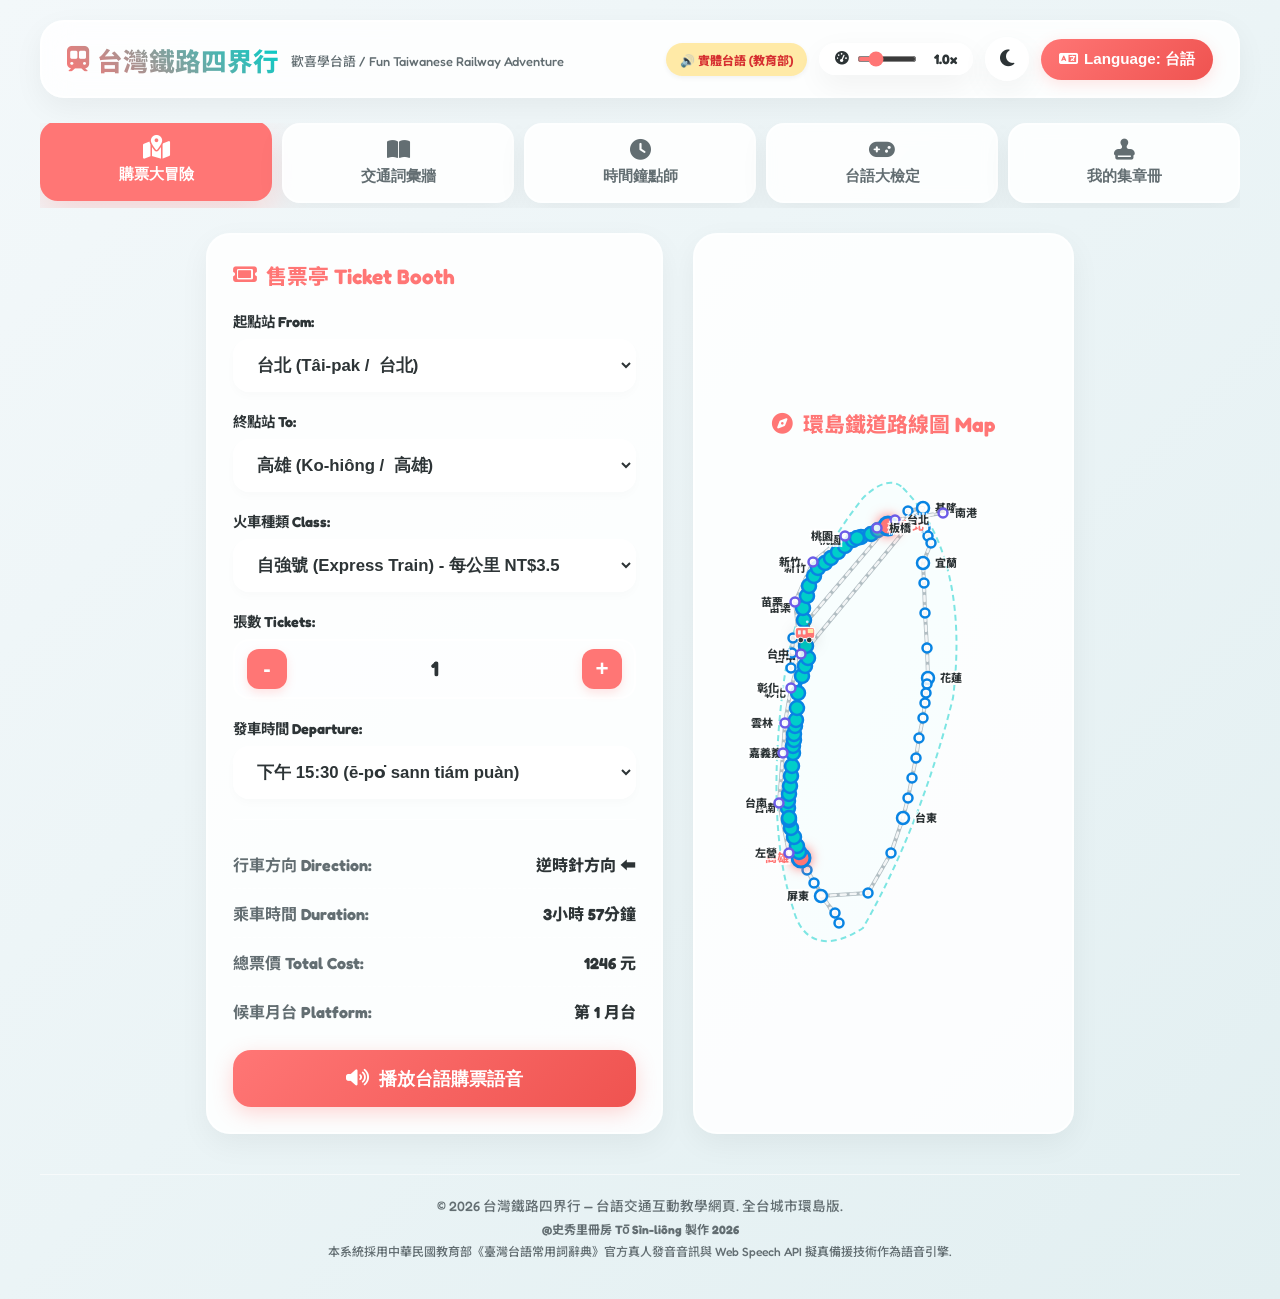
<file: index.html>
<!DOCTYPE html>
<html lang="zh-Hant" data-theme="light">
<head>
    <meta charset="UTF-8">
    <meta name="viewport" content="width=device-width, initial-scale=1.0">
    <title>台灣鐵路四界行 — 歡喜學台語 (Tâi-oân Hoé-chhia冒險!)</title>
    <!-- Fonts -->
    <link href="https://fonts.googleapis.com/css2?family=Fredoka:wght@300..700&family=Noto+Sans+TC:wght@100..900&family=Outfit:wght@100..900&display=swap" rel="stylesheet">
    <!-- Font Awesome -->
    <link rel="stylesheet" href="https://cdnjs.cloudflare.com/ajax/libs/font-awesome/6.4.0/css/all.min.css">
    <link rel="stylesheet" href="style.css">
</head>
<body>

    <!-- Header Section -->
    <header>
        <div class="logo-section">
            <h1 id="ui-title"><i class="fa-solid fa-train-subway"></i> 台灣鐵路四界行</h1>
            <small id="ui-subtitle">歡喜學台語 / Fun Taiwanese Railway Adventure</small>
        </div>
        <div class="header-controls">
            <!-- Speech Engine Badge -->
            <span id="speech-engine-badge" class="speech-badge badge-google">🔊 實體台語 (教育部)</span>
            <!-- Speech Rate Slider -->
            <div class="rate-controller" title="調整台語語速 (Speech Speed)">
                <i class="fa-solid fa-gauge-high"></i>
                <input type="range" id="speech-rate" min="0.5" max="2.5" step="0.1" value="1.0" onchange="updateSpeechRate(this.value)" oninput="updateSpeechRateLabel(this.value)" aria-label="Adjust speech rate">
                <span id="speech-rate-label" class="rate-label">1.0x</span>
            </div>
            <!-- Dark Mode Toggle -->
            <button id="theme-toggle-btn" class="btn-icon" onclick="toggleTheme()" aria-label="Toggle Theme" title="切換深色模式">
                <i class="fa-solid fa-moon"></i>
            </button>
            <!-- Language Toggle -->
            <button id="lang-toggle-btn" class="lang-btn" onclick="toggleLanguage()">
                <i class="fa-solid fa-language"></i> <span id="lang-toggle-text">Language: 台語</span>
            </button>
        </div>
    </header>

    <!-- Navigation Tabs -->
    <nav class="nav-tabs" aria-label="Main Navigation">
        <button id="tab-adventure-btn" class="tab-trigger active" onclick="switchTab('adventure')">
            <i class="fa-solid fa-map-location-dot"></i>
            <span id="ui-tab-adventure">購票大冒險</span>
        </button>
        <button id="tab-vocab-btn" class="tab-trigger" onclick="switchTab('vocab')">
            <i class="fa-solid fa-book-open"></i>
            <span id="ui-tab-vocab">交通詞彙牆</span>
        </button>
        <button id="tab-time-btn" class="tab-trigger" onclick="switchTab('time')">
            <i class="fa-solid fa-clock"></i>
            <span id="ui-tab-time">時間鐘點師</span>
        </button>
        <button id="tab-quiz-btn" class="tab-trigger" onclick="switchTab('quiz')">
            <i class="fa-solid fa-gamepad"></i>
            <span id="ui-tab-quiz">台語大檢定</span>
        </button>
        <button id="tab-stamps-btn" class="tab-trigger" onclick="switchTab('stamps')">
            <i class="fa-solid fa-stamp"></i>
            <span id="ui-tab-stamps">我的集章冊</span>
        </button>
    </nav>

    <!-- Main Content Area -->
    <main>
        <!-- Tab 1: Adventure & Booking -->
        <section id="panel-adventure" class="tab-panel adventure-grid active">
            <!-- Interactive Ticket Booth Card -->
            <div class="card">
                <h2 class="card-title" id="ui-booth-title"><i class="fa-solid fa-ticket"></i> 售票亭 Ticket Booth</h2>
                
                <div class="form-group">
                    <label for="start-station" id="ui-label-from">起點站 From:</label>
                    <select id="start-station" onchange="calculateJourney()"></select>
                </div>

                <div class="form-group">
                    <label for="end-station" id="ui-label-to">終點站 To:</label>
                    <select id="end-station" onchange="calculateJourney()"></select>
                </div>

                <div class="form-group">
                    <label for="train-class" id="ui-label-class">火車種類 Class:</label>
                    <select id="train-class" onchange="calculateJourney()">
                        <option value="local">區間車 (Local Train) - 每公里 NT$2.0</option>
                        <option value="express" selected>自強號 (Express Train) - 每公里 NT$3.5</option>
                    </select>
                </div>

                <div class="form-group">
                    <label id="ui-label-passengers">張數 Tickets:</label>
                    <div class="ticket-stepper">
                        <button id="btn-dec-passengers" class="stepper-btn" onclick="changePassengers(-1)" aria-label="Decrease tickets">-</button>
                        <span id="passenger-count" class="stepper-value">1</span>
                        <button id="btn-inc-passengers" class="stepper-btn" onclick="changePassengers(1)" aria-label="Increase tickets">+</button>
                    </div>
                </div>

                <div class="form-group">
                    <label for="departure-time" id="ui-label-dep-time">發車時間 Departure:</label>
                    <select id="departure-time" onchange="calculateJourney()">
                        <option value="08:00">早上 08:00 (tshán-khí peh tiám)</option>
                        <option value="10:30">早上 10:30 (tshán-khí tsa̍p tiám puàn)</option>
                        <option value="13:15">下午 13:15 (ē-po͘ tsı̍t tiám tsa̍p-gōo hun)</option>
                        <option value="15:30" selected>下午 15:30 (ē-po͘ sann tiám puàn)</option>
                        <option value="18:45">晚上 18:45 (am-sî la̍k tiám sì-tsa̍p-gōo hun)</option>
                        <option value="20:00">晚上 20:00 (am-sî peh tiám)</option>
                    </select>
                </div>

                <hr style="border: none; border-top: 1px solid var(--card-border); margin: 20px 0;">

                <!-- Results display -->
                <div class="info-display">
                    <div class="info-row">
                        <span class="info-label" id="ui-info-direction">行車方向 Direction:</span>
                        <span class="info-value"><span id="info-direction">-</span></span>
                    </div>
                    <div class="info-row">
                        <span class="info-label" id="ui-info-duration">乘車時間 Duration:</span>
                        <span class="info-value"><span id="info-duration">-</span></span>
                    </div>
                    <div class="info-row">
                        <span class="info-label" id="ui-info-cost">總票價 Total Cost:</span>
                        <span class="info-value"><span id="info-cost">-</span></span>
                    </div>
                    <div class="info-row">
                        <span class="info-label" id="ui-info-platform">候車月台 Platform:</span>
                        <span class="info-value"><span id="info-platform">-</span></span>
                    </div>
                </div>

                <!-- CTA Audio buttons -->
                <button id="play-journey-btn" class="btn-cta" onclick="playFullJourneyAudio()" disabled>
                    <i class="fa-solid fa-volume-high animate-bounce"></i> <span id="ui-btn-play-journey">播放台語購票語音</span>
                </button>

                <!-- Sentence breakdown display -->
                <div id="journey-sentence-box" class="sentence-display">
                    <p class="sentence-zh" id="journey-sentence-zh"></p>
                    <p class="sentence-tw" id="journey-sentence-tw"></p>
                </div>
            </div>

            <!-- SVG Taiwan Map Card -->
            <div class="card map-card">
                <h2 class="card-title" id="ui-map-title"><i class="fa-solid fa-compass"></i> 環島鐵道路線圖 Map</h2>
                
                <div class="map-svg-container" id="map-container">
                    <!-- Train marker moving along path -->
                    <div id="train-marker" class="train-marker">
                        <svg class="train-icon-svg" viewBox="0 0 100 100">
                            <rect x="15" y="30" width="70" height="40" rx="10" fill="#FF7675" stroke="#FFFFFF" stroke-width="4"/>
                            <rect x="60" y="35" width="20" height="15" rx="3" fill="#FFEAA7"/>
                            <rect x="25" y="40" width="10" height="15" rx="2" fill="#EBF4F6"/>
                            <rect x="42" y="40" width="10" height="15" rx="2" fill="#EBF4F6"/>
                            <circle cx="35" cy="75" r="10" fill="#2D3436" stroke="#FFFFFF" stroke-width="3"/>
                            <circle cx="65" cy="75" r="10" fill="#2D3436" stroke="#FFFFFF" stroke-width="3"/>
                            <path d="M 65 30 L 70 15 L 60 15 Z" fill="#636E72" /> <!-- Smoke stack -->
                            <circle cx="58" cy="10" r="5" fill="#E8F9FF" opacity="0.8"/> <!-- Smoke bubble -->
                        </svg>
                    </div>

                    <!-- SVG Map elements drawn dynamically in app.js -->
                    <svg id="svg-map" width="320" height="500" viewBox="0 0 320 500">
                        <!-- Taiwan boundary contour (simplified SVG path) -->
                        <path class="taiwan-outline" d="M 180 30 C 230 80, 240 160, 230 240 C 210 320, 180 400, 140 470 C 110 490, 80 490, 70 450 C 50 390, 50 310, 60 230 C 70 150, 100 90, 140 40 C 155 25, 170 20, 180 30 Z" />
                        
                        <!-- Circular railway track path -->
                        <path id="svg-rail-track" class="rail-track" d="" />
                        <path id="svg-rail-track-dashed" class="rail-track-dashed" d="" />
                        <path id="svg-rail-active-path" class="rail-active-path" d="" />

                        <!-- Group for station points -->
                        <g id="svg-stations-group"></g>
                    </svg>
                </div>
            </div>
        </section>

        <!-- Tab 2: Vocabulary Wall -->
        <section id="panel-vocab" class="tab-panel card">
            <h2 class="card-title" id="ui-vocab-title"><i class="fa-solid fa-book-open"></i> 交通台語詞彙牆 Vocabulary</h2>
            <!-- Filter buttons -->
            <div class="vocab-filter">
                <div class="vocab-filter-row">
                    <button class="filter-btn active" id="btn-filter-all" onclick="filterVocab('all')">全部 All</button>
                    <button class="filter-btn" id="btn-filter-vehicles" onclick="filterVocab('vehicles')">交通工具 Vehicles</button>
                    <button class="filter-btn" id="btn-filter-stations" onclick="filterVocab('stations')">鐵路場景 Stations</button>
                </div>
                <div class="vocab-filter-row" style="margin-top: 10px; display: flex; gap: 10px; justify-content: center;">
                    <button class="filter-btn filter-btn-tra" id="btn-filter-tra-station" onclick="filterVocab('tra-station')">🚂 台鐵各站 TRA</button>
                    <button class="filter-btn filter-btn-hsr" id="btn-filter-hsr-station" onclick="filterVocab('hsr-station')">🚄 高鐵各站 HSR</button>
                </div>
                <div class="vocab-filter-row vocab-filter-export" style="margin-top: 10px; display: flex; justify-content: center; width: 100%;">
                    <button class="filter-btn filter-export-btn" id="btn-export-vocab">
                        <i class="fa-solid fa-download"></i> 匯出 JSON
                    </button>
                </div>
            </div>
            <!-- Vocabulary Grid -->
            <div class="vocab-grid" id="vocab-container"></div>
        </section>

        <!-- Tab 3: Interactive Time / Clock Trainer -->
        <section id="panel-time" class="tab-panel two-col-layout">
            <!-- Left: Interactive Clock -->
            <div class="card clock-container">
                <h2 class="card-title" id="ui-clock-title"><i class="fa-solid fa-circle-notch"></i> 撥撥看時鐘 Clock Trainer</h2>
                
                <div class="interactive-clock" id="interactive-clock">
                    <div class="clock-face">
                        <div class="clock-number clock-12">12</div>
                        <div class="clock-number clock-3">3</div>
                        <div class="clock-number clock-6">6</div>
                        <div class="clock-number clock-9">9</div>
                        <div class="clock-center"></div>
                        <!-- Clock hands -->
                        <div id="clock-hour-hand" class="clock-hand hour"></div>
                        <div id="clock-min-hand" class="clock-hand minute"></div>
                    </div>
                </div>

                <div class="clock-setter-panel">
                    <div class="time-readout" id="clock-time-digital">15:30</div>
                    <div class="time-readout-pinyin" id="clock-time-tw">下午三點半<br><small>ē-po͘ sann tiám puàn</small></div>
                </div>
            </div>

            <!-- Right: Time Learning & Control -->
            <div class="card">
                <h2 class="card-title" id="ui-time-learn-title"><i class="fa-solid fa-graduation-cap"></i> 時間台語發音教室</h2>
                
                <div class="form-group">
                    <label id="ui-label-adjust-time">微調時間 Adjust Time:</label>
                    <div class="clock-controls">
                        <button class="btn-ctrl" id="btn-clock-dec-1h" onclick="adjustClockTime(-60)" title="減少一小時"><i class="fa-solid fa-circle-minus"></i> -1h</button>
                        <button class="btn-ctrl" id="btn-clock-dec-15m" onclick="adjustClockTime(-15)" title="減少十五分"><i class="fa-solid fa-minus"></i> -15m</button>
                        <button class="btn-ctrl" id="btn-clock-inc-15m" onclick="adjustClockTime(15)" title="增加十五分"><i class="fa-solid fa-plus"></i> +15m</button>
                        <button class="btn-ctrl" id="btn-clock-inc-1h" onclick="adjustClockTime(60)" title="增加一小時"><i class="fa-solid fa-circle-plus"></i> +1h</button>
                    </div>
                </div>

                <!-- Fast preset options -->
                <div class="form-group" style="margin-top: 25px;">
                    <label id="ui-label-preset-time">常見火車發車時間 Presets:</label>
                    <div style="display: flex; flex-wrap: wrap; gap: 10px; margin-top: 8px;">
                        <button class="btn-ctrl" id="btn-clock-preset-8-0" onclick="setClockTime(8, 0)">08:00 (八點整)</button>
                        <button class="btn-ctrl" id="btn-clock-preset-10-30" onclick="setClockTime(10, 30)">10:30 (十點半)</button>
                        <button class="btn-ctrl" id="btn-clock-preset-12-15" onclick="setClockTime(12, 15)">12:15 (十二點十五分)</button>
                        <button class="btn-ctrl" id="btn-clock-preset-15-30" onclick="setClockTime(15, 30)">15:30 (三點半)</button>
                        <button class="btn-ctrl" id="btn-clock-preset-17-45" onclick="setClockTime(17, 45)">17:45 (五點四十五分)</button>
                        <button class="btn-ctrl" id="btn-clock-preset-20-0" onclick="setClockTime(20, 0)">20:00 (八點整)</button>
                    </div>
                </div>

                <hr style="border: none; border-top: 1px solid var(--card-border); margin: 25px 0;">

                <button class="btn-cta" id="play-clock-btn" onclick="playClockAudio()">
                    <i class="fa-solid fa-volume-high animate-bounce"></i> <span id="ui-btn-play-clock">播放台語時間發音</span>
                </button>
            </div>
        </section>

        <!-- Tab 4: Challenges & Quiz -->
        <section id="panel-quiz" class="tab-panel card">
            <h2 class="card-title" id="ui-quiz-title"><i class="fa-solid fa-gamepad"></i> 台語大檢定 Challenge Mode</h2>

            <!-- Welcome/Select Mode panel -->
            <div id="quiz-welcome-panel" class="quiz-welcome">
                <span class="welcome-emoji">🎫</span>
                <h3 style="font-size: 1.6rem; font-weight: 800; margin-bottom: 10px;" id="ui-quiz-welcome-title">準備接受台語大挑戰了嗎？</h3>
                <p style="color: var(--text-light); line-height: 1.6;" id="ui-quiz-welcome-desc">
                    我們提供兩大交通檢定關卡！點選按鈕後將隨機播放 10 題台語語音，在時限內選出正確答案。
                    答對 8 題以上即可解鎖該城市的精美火車紀念印章喔！
                </p>
                <div class="quiz-select-btns">
                    <button class="btn-quiz-select primary" id="btn-quiz-seller" onclick="startQuiz('seller')">
                        <i class="fa-solid fa-user-tie"></i>
                        <span id="ui-quiz-seller-name">售票員聽力挑戰</span>
                        <small style="font-weight: 500; font-size: 0.75rem; opacity: 0.8;">目的地與車票數量聽力</small>
                    </button>
                    <button class="btn-quiz-select" id="btn-quiz-time" onclick="startQuiz('time')">
                        <i class="fa-solid fa-clock-rotate-left"></i>
                        <span id="ui-quiz-time-name">發車時刻聽力挑戰</span>
                        <small style="font-weight: 500; font-size: 0.75rem; opacity: 0.8;">火車時刻與時間聽力</small>
                    </button>
                </div>
            </div>

            <!-- Active Quiz panel -->
            <div id="quiz-game-panel" class="quiz-container">
                <div class="quiz-header">
                    <div class="quiz-stat"><i class="fa-solid fa-circle-question"></i> <span id="quiz-progress-text">問題 1 / 10</span></div>
                    <div class="quiz-stat" id="quiz-score-display"><i class="fa-solid fa-star" style="color: var(--accent);"></i> 分數: 0</div>
                    <div class="quiz-stat" id="quiz-timer-display" style="color: var(--primary);"><i class="fa-solid fa-hourglass-half"></i> 剩餘: 20s</div>
                </div>

                <!-- Timer progress bar -->
                <div class="timer-bar-container">
                    <div id="quiz-timer-bar" class="timer-bar"></div>
                </div>

                <div class="quiz-body">
                    <!-- Play voice button -->
                    <div class="audio-box">
                        <button class="btn-play-audio" id="quiz-audio-play-btn" onclick="playQuizQuestionAudio()" aria-label="Play question audio">
                            <i class="fa-solid fa-volume-high"></i>
                        </button>
                    </div>

                    <p class="quiz-question-txt" id="quiz-question-prompt">請點擊上方按鈕播放題目，並選出正確答案：</p>

                    <!-- Multiple choice options -->
                    <div class="quiz-options" id="quiz-options-container">
                        <button class="option-btn">選項一</button>
                        <button class="option-btn">選項二</button>
                        <button class="option-btn">選項三</button>
                        <button class="option-btn">選項四</button>
                    </div>

                    <div class="quiz-feedback" id="quiz-feedback-text"></div>
                </div>
            </div>

            <!-- Quiz Result panel -->
            <div id="quiz-result-panel" class="quiz-result">
                <div class="result-header" id="quiz-result-title">挑戰結束！</div>
                <div class="result-score" id="quiz-result-score">您的得分：8 / 10 題</div>
                
                <div class="result-rewards" id="quiz-rewards-box">
                    <p class="stamp-unlock-txt" id="quiz-unlock-stamp-label"><i class="fa-solid fa-gift"></i> 恭喜獲得新車站紀念章！</p>
                    <div class="unlocked-stamp-item" id="quiz-unlocked-stamp-display">
                        <!-- Filled in dynamically -->
                    </div>
                </div>

                <button class="btn-cta" id="quiz-retry-btn" onclick="resetQuizInterface()">
                    <i class="fa-solid fa-rotate-left"></i> <span id="ui-btn-retry">返回檢定選單</span>
                </button>
            </div>
        </section>

        <!-- Tab 5: Stamps Booklet -->
        <section id="panel-stamps" class="tab-panel card">
            <h2 class="card-title" id="ui-stamps-title"><i class="fa-solid fa-stamp"></i> 我的鐵道集章冊 Stamp Album</h2>
            <p style="color: var(--text-light); margin-bottom: 25px;" id="ui-stamps-desc">
                在「台語大檢定」中答對 8 題以上即可隨機獲得一個城市的限定紀念章。收集越多，代表你已經搭著火車玩遍了全台灣！
            </p>
            <!-- Grid of stamps -->
            <div class="stamp-grid" id="stamps-container"></div>
        </section>
    </main>

    <!-- Footer -->
    <footer>
        <p>© 2026 台灣鐵路四界行 — 台語交通互動教學網頁. 全台城市環島版.</p>
        <p style="font-size: 0.75rem; margin-top: 5px; font-weight: 700;">@史秀里冊房 Tō͘ Sìn-liông 製作 2026</p>
        <p style="font-size: 0.75rem; margin-top: 5px;">本系統採用中華民國教育部《臺灣台語常用詞辭典》官方真人發音音訊與 Web Speech API 擬真備援技術作為語音引擎.</p>
    </footer>

    <script src="app.js"></script>
</body>
</html>
</file>
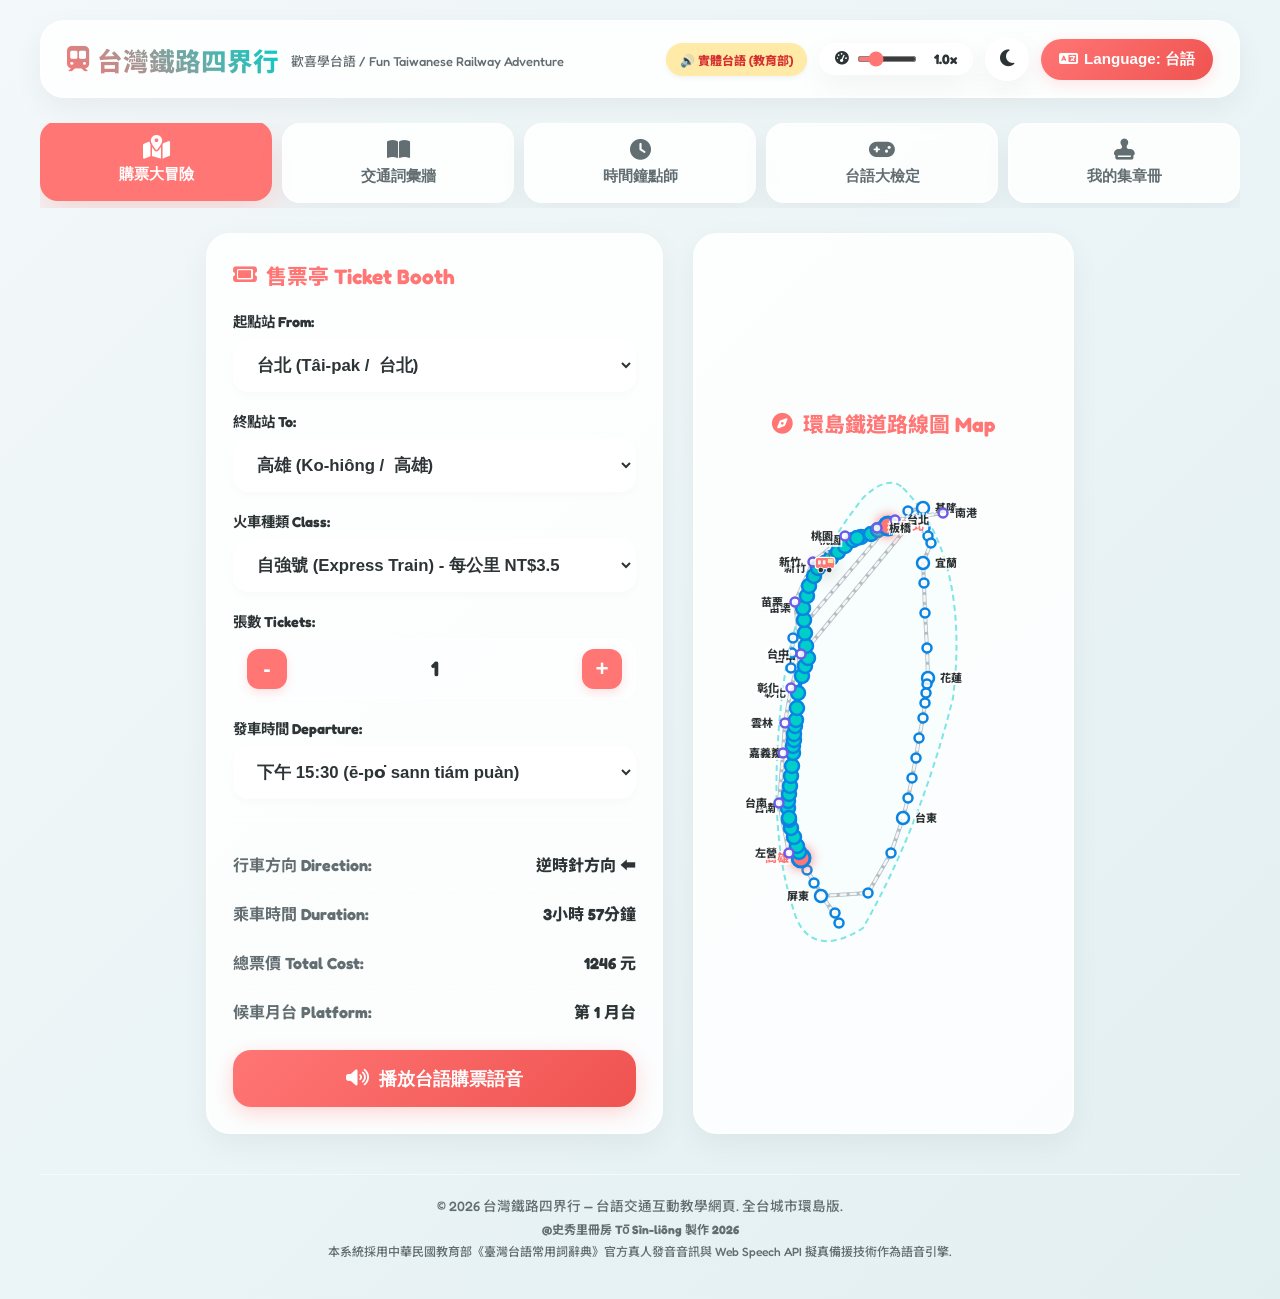
<file: index_single.html>
<!DOCTYPE html>
<html lang="zh-Hant" data-theme="light">
<head>
    <meta charset="UTF-8">
    <meta name="viewport" content="width=device-width, initial-scale=1.0">
    <title>台灣鐵路四界行 — 歡喜學台語 (Tâi-oân Hoé-chhia冒險!)</title>
    <!-- Fonts -->
    <link href="https://fonts.googleapis.com/css2?family=Fredoka:wght@300..700&family=Noto+Sans+TC:wght@100..900&family=Outfit:wght@100..900&display=swap" rel="stylesheet">
    <!-- Font Awesome -->
    <link rel="stylesheet" href="https://cdnjs.cloudflare.com/ajax/libs/font-awesome/6.4.0/css/all.min.css">
    <style>
:root {
    --primary: #FF7675;
    --primary-hover: #EF5350;
    --secondary: #00CEC9;
    --secondary-hover: #00B894;
    --accent: #FFEAA7;
    --bg-gradient: linear-gradient(135deg, #F3F8FA 0%, #EBF4F6 50%, #E2EFF1 100%);
    --card-bg: rgba(255, 255, 255, 0.85);
    --card-border: rgba(255, 255, 255, 0.6);
    --text: #2D3436;
    --text-light: #636E72;
    --rail-color: #B2BEC3;
    --rail-active: #0984E3;
    --shadow: 0 10px 30px rgba(0, 0, 0, 0.05);
    --shadow-active: 0 15px 35px rgba(255, 118, 117, 0.25);
    --border-radius: 24px;
    --transition: all 0.3s cubic-bezier(0.4, 0, 0.2, 1);
}

[data-theme="dark"] {
    --primary: #FF7675;
    --primary-hover: #FF8E8D;
    --secondary: #00CEC9;
    --secondary-hover: #81ECEC;
    --accent: #FDCB6E;
    --bg-gradient: linear-gradient(135deg, #1E272E 0%, #0F171E 100%);
    --card-bg: rgba(30, 39, 46, 0.85);
    --card-border: rgba(255, 255, 255, 0.1);
    --text: #F5F6FA;
    --text-light: #A5B1C2;
    --rail-color: #485460;
    --rail-active: #00D2D3;
    --shadow: 0 10px 30px rgba(0, 0, 0, 0.3);
    --shadow-active: 0 15px 35px rgba(255, 118, 117, 0.4);
}

* {
    box-sizing: border-box;
    margin: 0;
    padding: 0;
    -webkit-tap-highlight-color: transparent;
}

body {
    font-family: 'Fredoka', 'Noto Sans TC', 'Outfit', sans-serif;
    background: var(--bg-gradient);
    color: var(--text);
    min-height: 100vh;
    padding: 20px 10px;
    display: flex;
    flex-direction: column;
    align-items: center;
    transition: background 0.5s ease, color 0.3s ease;
    overflow-x: hidden;
}

header {
    width: 100%;
    max-width: 1200px;
    display: flex;
    justify-content: space-between;
    align-items: center;
    padding: 15px 25px;
    background: var(--card-bg);
    backdrop-filter: blur(15px);
    -webkit-backdrop-filter: blur(15px);
    border: 2px solid var(--card-border);
    border-radius: var(--border-radius);
    box-shadow: var(--shadow);
    margin-bottom: 25px;
    transition: var(--transition);
}

.logo-section {
    display: flex;
    align-items: center;
    gap: 12px;
}

.logo-section h1 {
    font-size: 1.6rem;
    font-weight: 800;
    background: linear-gradient(45deg, var(--primary), var(--secondary));
    -webkit-background-clip: text;
    -webkit-text-fill-color: transparent;
    display: flex;
    align-items: center;
    gap: 8px;
}

.logo-section small {
    display: block;
    font-size: 0.8rem;
    color: var(--text-light);
    font-weight: 500;
    margin-top: 2px;
}

.header-controls {
    display: flex;
    align-items: center;
    gap: 12px;
}

.btn-icon {
    background: var(--card-bg);
    border: 2px solid var(--card-border);
    color: var(--text);
    width: 44px;
    height: 44px;
    border-radius: 50%;
    cursor: pointer;
    display: flex;
    align-items: center;
    justify-content: center;
    font-size: 1.2rem;
    box-shadow: var(--shadow);
    transition: var(--transition);
}

.btn-icon:hover {
    transform: translateY(-2px) scale(1.05);
    background: var(--primary);
    color: white;
    border-color: var(--primary);
}

.lang-btn {
    background: linear-gradient(135deg, var(--primary) 0%, var(--primary-hover) 100%);
    color: white;
    border: none;
    padding: 10px 18px;
    font-size: 0.95rem;
    font-weight: 700;
    border-radius: 50px;
    cursor: pointer;
    box-shadow: 0 4px 15px rgba(255, 118, 117, 0.2);
    display: flex;
    align-items: center;
    gap: 6px;
    transition: var(--transition);
}

.lang-btn:hover {
    transform: translateY(-2px);
    box-shadow: 0 6px 20px rgba(255, 118, 117, 0.35);
}

/* Navigation Tabs */
.nav-tabs {
    width: 100%;
    max-width: 1200px;
    display: flex;
    gap: 10px;
    margin-bottom: 25px;
    overflow-x: auto;
    padding-bottom: 5px;
    scrollbar-width: none; /* Firefox */
}

.nav-tabs::-webkit-scrollbar {
    display: none; /* Safari and Chrome */
}

.tab-trigger {
    flex: 1;
    min-width: 120px;
    padding: 14px 10px;
    background: var(--card-bg);
    backdrop-filter: blur(10px);
    border: 2px solid var(--card-border);
    border-radius: 18px;
    color: var(--text-light);
    font-size: 0.95rem;
    font-weight: 700;
    cursor: pointer;
    display: flex;
    flex-direction: column;
    align-items: center;
    gap: 6px;
    box-shadow: var(--shadow);
    transition: var(--transition);
}

.tab-trigger i {
    font-size: 1.3rem;
    transition: var(--transition);
}

.tab-trigger:hover {
    color: var(--primary);
    transform: translateY(-2px);
    border-color: var(--primary);
}

.tab-trigger.active {
    background: var(--primary);
    color: white;
    border-color: var(--primary);
    box-shadow: var(--shadow-active);
    transform: translateY(-2px);
}

.tab-trigger.active i {
    transform: scale(1.15);
}

/* Panels */
.tab-panel {
    display: none;
    width: 100%;
    max-width: 1200px;
    animation: fadeIn 0.4s ease forwards;
}

.tab-panel.active {
    display: grid;
}

@keyframes fadeIn {
    from {
        opacity: 0;
        transform: translateY(10px);
    }
    to {
        opacity: 1;
        transform: translateY(0);
    }
}

/* Grid Layouts */
.adventure-grid {
    grid-template-columns: 1.2fr 1fr;
    gap: 30px;
}

.two-col-layout {
    grid-template-columns: 1fr 1.2fr;
    gap: 30px;
}

@media (max-width: 900px) {
    header {
        flex-direction: column;
        gap: 15px;
        text-align: center;
        padding: 20px;
    }
    
    .logo-section {
        flex-direction: column;
        gap: 4px;
        align-items: center;
    }
    
    .header-controls {
        flex-wrap: wrap;
        justify-content: center;
        gap: 10px;
        width: 100%;
    }

    .adventure-grid, .two-col-layout {
        grid-template-columns: 1fr;
    }
}

@media (max-width: 600px) {
    header {
        padding: 10px 15px;
        margin-bottom: 15px;
    }
    
    .logo-section h1 {
        font-size: 1.25rem;
    }
    
    .logo-section small {
        font-size: 0.7rem;
    }
    
    .header-controls {
        gap: 8px;
    }
    
    .speech-badge {
        font-size: 0.7rem;
        padding: 6px 10px;
    }
    
    .rate-controller {
        padding: 4px 10px;
        font-size: 0.75rem;
        gap: 6px;
    }
    
    .rate-controller input[type="range"] {
        width: 45px;
    }
    
    .rate-label {
        min-width: 25px;
    }
    
    .lang-btn {
        padding: 6px 12px;
        font-size: 0.8rem;
    }
    
    .btn-icon {
        width: 36px;
        height: 36px;
        font-size: 1rem;
    }
    
    .tab-trigger {
        min-width: 95px;
        padding: 10px 6px;
        font-size: 0.8rem;
        border-radius: 14px;
        gap: 4px;
    }
    
    .tab-trigger i {
        font-size: 1.05rem;
    }
    
    .card {
        padding: 15px;
        border-radius: 18px;
    }

    .card-title {
        font-size: 1.15rem;
        margin-bottom: 15px;
    }
    
    .clock-controls {
        display: grid;
        grid-template-columns: 1fr 1fr;
        gap: 10px;
        width: 100%;
        max-width: 280px;
        margin: 0 auto;
    }
    
    .btn-ctrl {
        padding: 8px 12px;
        font-size: 0.85rem;
        justify-content: center;
    }
    
    .quiz-select-btns {
        flex-direction: column;
        width: 100%;
        max-width: 320px;
        margin: 25px auto 0;
        gap: 12px;
    }
    
    .btn-quiz-select {
        width: 100%;
        padding: 12px 20px;
        font-size: 1rem;
    }
    
    .vocab-filter {
        flex-wrap: wrap;
        gap: 6px;
    }
    
    .filter-btn {
        padding: 6px 12px;
        font-size: 0.85rem;
    }
}

/* Cards */
.card {
    background: var(--card-bg);
    backdrop-filter: blur(15px);
    -webkit-backdrop-filter: blur(15px);
    border: 2px solid var(--card-border);
    border-radius: var(--border-radius);
    padding: 25px;
    box-shadow: var(--shadow);
    transition: var(--transition);
    position: relative;
    overflow: hidden;
}

.card:hover {
    box-shadow: 0 15px 35px rgba(0, 0, 0, 0.08);
}

.card-title {
    font-size: 1.3rem;
    font-weight: 800;
    margin-bottom: 20px;
    color: var(--primary);
    display: flex;
    align-items: center;
    gap: 10px;
}

.badge-row {
    display: flex;
    justify-content: flex-end;
    margin-bottom: 15px;
}

.speech-badge {
    font-size: 0.75rem;
    font-weight: 800;
    padding: 8px 14px;
    border-radius: 50px;
    box-shadow: 0 2px 5px rgba(0,0,0,0.05);
    transition: var(--transition);
}

.rate-controller {
    display: flex;
    align-items: center;
    gap: 8px;
    background: var(--card-bg);
    border: 2px solid var(--card-border);
    padding: 6px 14px;
    border-radius: 50px;
    box-shadow: var(--shadow);
    color: var(--text);
    font-size: 0.85rem;
    font-weight: 700;
}

.rate-controller input[type="range"] {
    width: 60px;
    accent-color: var(--primary);
    cursor: pointer;
    height: 6px;
    border-radius: 3px;
    outline: none;
}

.rate-label {
    min-width: 32px;
    text-align: right;
    font-variant-numeric: tabular-nums;
}

.badge-google {
    background: #FFEAA7;
    color: #D63031;
}

.badge-local {
    background: #E17055;
    color: white;
}

/* Form Controls */
.form-group {
    margin-bottom: 18px;
}

.form-group label {
    display: block;
    font-weight: 700;
    font-size: 0.9rem;
    margin-bottom: 8px;
    color: var(--text);
}

select {
    width: 100%;
    padding: 14px 18px;
    font-size: 1.05rem;
    font-weight: 600;
    color: var(--text);
    background: var(--card-bg);
    border: 2px solid var(--card-border);
    border-radius: 16px;
    outline: none;
    cursor: pointer;
    box-shadow: 0 4px 10px rgba(0,0,0,0.02);
    transition: var(--transition);
}

select:focus {
    border-color: var(--primary);
    box-shadow: 0 0 0 4px rgba(255, 118, 117, 0.15);
}

.ticket-stepper {
    display: flex;
    align-items: center;
    justify-content: space-between;
    padding: 8px 12px;
    border: 2px solid var(--card-border);
    border-radius: 16px;
    background: rgba(255, 255, 255, 0.3);
}

.stepper-btn {
    width: 40px;
    height: 40px;
    border-radius: 12px;
    border: none;
    background: var(--primary);
    color: white;
    font-size: 1.4rem;
    font-weight: 700;
    cursor: pointer;
    display: flex;
    align-items: center;
    justify-content: center;
    box-shadow: 0 4px 10px rgba(255, 118, 117, 0.2);
    transition: var(--transition);
}

.stepper-btn:hover:not(:disabled) {
    transform: scale(1.05);
    background: var(--primary-hover);
}

.stepper-btn:disabled {
    background: #BDC3C7;
    cursor: not-allowed;
    box-shadow: none;
}

.stepper-value {
    font-size: 1.3rem;
    font-weight: 800;
}

/* Info Display Card */
.info-row {
    display: flex;
    justify-content: space-between;
    padding: 12px 0;
    border-bottom: 1px dashed var(--card-border);
}

.info-row:last-child {
    border-bottom: none;
}

.info-label {
    font-weight: 700;
    color: var(--text-light);
}

.info-value {
    font-weight: 800;
    color: var(--text);
    text-align: right;
}

.info-value .tai-pinyin {
    display: block;
    font-size: 0.8rem;
    color: var(--primary);
    font-weight: 600;
}

/* Button Call-To-Action */
.btn-cta {
    width: 100%;
    padding: 16px;
    border: none;
    border-radius: 18px;
    background: linear-gradient(135deg, var(--primary) 0%, var(--primary-hover) 100%);
    color: white;
    font-size: 1.15rem;
    font-weight: 800;
    cursor: pointer;
    box-shadow: 0 6px 20px rgba(255, 118, 117, 0.3);
    display: flex;
    align-items: center;
    justify-content: center;
    gap: 10px;
    margin-top: 15px;
    transition: var(--transition);
}

.btn-cta:hover:not(:disabled) {
    transform: translateY(-2px);
    box-shadow: 0 10px 25px rgba(255, 118, 117, 0.45);
}

.btn-cta:active:not(:disabled) {
    transform: translateY(0);
}

.btn-cta:disabled {
    background: #BDC3C7;
    cursor: not-allowed;
    box-shadow: none;
}

.sentence-display {
    margin-top: 15px;
    padding: 15px;
    background: rgba(255, 234, 167, 0.15);
    border-left: 5px solid var(--accent);
    border-radius: 0 16px 16px 0;
    display: none;
    animation: slideDown 0.3s ease forwards;
}

.sentence-display.active {
    display: block;
}

.sentence-zh {
    font-weight: 800;
    font-size: 1.05rem;
    margin-bottom: 5px;
}

.sentence-tw {
    font-size: 0.95rem;
    color: var(--primary);
    font-weight: 700;
    line-height: 1.4;
}

@keyframes slideDown {
    from { opacity: 0; transform: translateY(-5px); }
    to { opacity: 1; transform: translateY(0); }
}

/* Map Display */
.map-card {
    display: flex;
    flex-direction: column;
    align-items: center;
    justify-content: center;
    min-height: 520px;
}

.map-svg-container {
    position: relative;
    width: 100%;
    max-width: 320px;
    height: auto;
    aspect-ratio: 320 / 500;
}

#svg-map {
    width: 100%;
    height: 100%;
}

.taiwan-outline {
    fill: rgba(0, 206, 203, 0.03);
    stroke: var(--secondary);
    stroke-width: 2;
    stroke-dasharray: 6 4;
    opacity: 0.5;
}

.rail-track {
    fill: none;
    stroke: var(--rail-color);
    stroke-width: 4;
    stroke-linecap: round;
    stroke-linejoin: round;
    transition: var(--transition);
}

.rail-track-dashed {
    fill: none;
    stroke: var(--card-bg);
    stroke-width: 2.5;
    stroke-dasharray: 5 5;
    stroke-linecap: round;
    stroke-linejoin: round;
}

.rail-active-path {
    fill: none;
    stroke: var(--rail-active);
    stroke-width: 4.5;
    stroke-linecap: round;
    stroke-linejoin: round;
    stroke-dasharray: 1000;
    stroke-dashoffset: 1000;
    animation: drawPath 1.2s ease forwards;
}

@keyframes drawPath {
    to { stroke-dashoffset: 0; }
}

.station-point {
    cursor: pointer;
    transition: var(--transition);
}

.station-point circle {
    fill: var(--card-bg);
    stroke: var(--rail-color);
    stroke-width: 2.5;
    transition: var(--transition);
}

.station-point text {
    font-family: inherit;
    font-weight: 800;
    font-size: 11px;
    fill: var(--text);
    text-shadow: 2px 2px 0 var(--card-bg), -2px -2px 0 var(--card-bg), 2px -2px 0 var(--card-bg), -2px 2px 0 var(--card-bg);
    transition: var(--transition);
    user-select: none;
}

.station-point:hover circle {
    transform: scale(1.3);
    stroke: var(--primary);
    fill: var(--accent);
}

.station-point.active circle {
    fill: var(--primary);
    stroke: var(--card-bg);
    stroke-width: 3;
    r: 9;
    filter: drop-shadow(0 0 6px var(--primary));
}

.station-point.active text {
    fill: var(--primary);
    font-size: 12px;
}

.station-point.in-route circle {
    fill: var(--secondary);
    stroke: var(--card-bg);
    r: 7;
}

.train-marker {
    position: absolute;
    width: 28px;
    height: 28px;
    z-index: 10;
    pointer-events: none;
    display: none;
    transition: left 0.6s cubic-bezier(0.25, 1, 0.5, 1), top 0.6s cubic-bezier(0.25, 1, 0.5, 1);
    transform: translate(-50%, -50%);
}

.train-marker.active {
    display: block;
}

.train-icon-svg {
    width: 100%;
    height: 100%;
    filter: drop-shadow(0 4px 8px rgba(0,0,0,0.15));
    animation: chug-animation 0.2s infinite alternate;
}

@keyframes chug-animation {
    0% { transform: translateY(0) rotate(-2deg); }
    100% { transform: translateY(-2px) rotate(2deg); }
}

/* Vocabulary Tab */
.vocab-filter {
    display: flex;
    gap: 10px;
    margin-bottom: 20px;
    width: 100%;
    justify-content: center;
}

.filter-btn {
    padding: 8px 16px;
    border: 2px solid var(--card-border);
    background: var(--card-bg);
    color: var(--text);
    border-radius: 50px;
    font-weight: 700;
    cursor: pointer;
    box-shadow: var(--shadow);
    transition: var(--transition);
}

.filter-btn.active {
    background: var(--secondary);
    color: white;
    border-color: var(--secondary);
}

.vocab-grid {
    display: grid;
    grid-template-columns: repeat(auto-fill, minmax(180px, 1fr));
    gap: 20px;
    width: 100%;
}

.vocab-card {
    background: var(--card-bg);
    border: 2px solid var(--card-border);
    border-radius: var(--border-radius);
    padding: 20px;
    text-align: center;
    box-shadow: var(--shadow);
    cursor: pointer;
    transition: var(--transition);
    position: relative;
}

.vocab-card:hover {
    transform: translateY(-5px);
    border-color: var(--primary);
    box-shadow: 0 12px 25px rgba(255, 118, 117, 0.15);
}

.vocab-emoji {
    font-size: 2.8rem;
    margin-bottom: 12px;
    display: inline-block;
    transition: var(--transition);
}

.vocab-card:hover .vocab-emoji {
    transform: scale(1.15) rotate(5deg);
}

.vocab-zh {
    font-size: 1.15rem;
    font-weight: 800;
    margin-bottom: 4px;
}

.vocab-pinyin {
    font-size: 0.85rem;
    color: var(--primary);
    font-weight: 700;
    margin-bottom: 8px;
}

.vocab-en {
    font-size: 0.8rem;
    color: var(--text-light);
    font-weight: 500;
}

/* Vocab filter wrap on small screens */
.vocab-filter {
    flex-wrap: wrap;
}

/* 台鐵站 TRA Station filter button */
.filter-btn-tra {
    border-color: #0984E3;
    color: #0984E3;
}
.filter-btn-tra.active {
    background: #0984E3;
    color: white;
    border-color: #0984E3;
}

/* 高鐵站 HSR Station filter button */
.filter-btn-hsr {
    border-color: #6C5CE7;
    color: #6C5CE7;
}
.filter-btn-hsr.active {
    background: #6C5CE7;
    color: white;
    border-color: #6C5CE7;
}

/* TRA card accent */
.vocab-card.card-tra {
    border-color: rgba(9, 132, 227, 0.35);
    background: linear-gradient(135deg, var(--card-bg) 60%, rgba(9, 132, 227, 0.08) 100%);
}
.vocab-card.card-tra:hover {
    border-color: #0984E3;
    box-shadow: 0 12px 25px rgba(9, 132, 227, 0.18);
}
.vocab-card.card-tra .vocab-pinyin {
    color: #0984E3;
}

/* HSR card accent */
.vocab-card.card-hsr {
    border-color: rgba(108, 92, 231, 0.35);
    background: linear-gradient(135deg, var(--card-bg) 60%, rgba(108, 92, 231, 0.08) 100%);
}
.vocab-card.card-hsr:hover {
    border-color: #6C5CE7;
    box-shadow: 0 12px 25px rgba(108, 92, 231, 0.18);
}
.vocab-card.card-hsr .vocab-pinyin {
    color: #6C5CE7;
}


/* Time & Clock Tab */
.clock-container {
    display: flex;
    flex-direction: column;
    align-items: center;
    justify-content: center;
    padding: 10px;
}

.interactive-clock {
    width: 250px;
    height: 250px;
    background: var(--card-bg);
    border: 8px solid var(--secondary);
    border-radius: 50%;
    position: relative;
    box-shadow: 0 10px 25px rgba(0,206,203,0.15);
    margin-bottom: 25px;
    user-select: none;
    touch-action: none;
}

.clock-face {
    width: 100%;
    height: 100%;
    position: relative;
}

.clock-center {
    width: 14px;
    height: 14px;
    background: var(--text);
    border: 3px solid var(--secondary);
    border-radius: 50%;
    position: absolute;
    top: 50%;
    left: 50%;
    transform: translate(-50%, -50%);
    z-index: 5;
}

.clock-hand {
    position: absolute;
    bottom: 50%;
    left: 50%;
    transform-origin: bottom center;
    border-radius: 10px;
    z-index: 3;
}

.clock-hand.hour {
    width: 6px;
    height: 65px;
    background: var(--text);
}

.clock-hand.minute {
    width: 4px;
    height: 95px;
    background: var(--primary);
}

.clock-number {
    position: absolute;
    width: 30px;
    height: 30px;
    text-align: center;
    line-height: 30px;
    font-weight: 800;
    font-size: 1.1rem;
    color: var(--text);
}

.clock-12 { top: 10px; left: 50%; transform: translateX(-50%); }
.clock-3 { right: 10px; top: 50%; transform: translateY(-50%); }
.clock-6 { bottom: 10px; left: 50%; transform: translateX(-50%); }
.clock-9 { left: 10px; top: 50%; transform: translateY(-50%); }

.clock-setter-panel {
    display: flex;
    flex-direction: column;
    align-items: center;
    gap: 15px;
    width: 100%;
}

.time-readout {
    font-size: 1.8rem;
    font-weight: 800;
    color: var(--text);
    text-align: center;
}

.time-readout-pinyin {
    font-size: 1.1rem;
    font-weight: 700;
    color: var(--primary);
    margin-top: 5px;
    text-align: center;
}

.clock-controls {
    display: flex;
    gap: 12px;
}

.btn-ctrl {
    padding: 10px 18px;
    border: 2px solid var(--card-border);
    background: var(--card-bg);
    color: var(--text);
    border-radius: 16px;
    font-weight: 700;
    cursor: pointer;
    display: flex;
    align-items: center;
    gap: 6px;
    transition: var(--transition);
}

.btn-ctrl:hover {
    border-color: var(--secondary);
    color: var(--secondary);
    transform: translateY(-1px);
}

/* Quiz Tab & Challenge Panel */
.quiz-welcome {
    text-align: center;
    max-width: 600px;
    margin: 40px auto;
}

.welcome-emoji {
    font-size: 4rem;
    margin-bottom: 20px;
    display: block;
}

.quiz-select-btns {
    display: flex;
    gap: 20px;
    justify-content: center;
    margin-top: 25px;
}

.btn-quiz-select {
    padding: 15px 30px;
    border: none;
    border-radius: 20px;
    background: linear-gradient(135deg, var(--secondary) 0%, var(--secondary-hover) 100%);
    color: white;
    font-size: 1.1rem;
    font-weight: 800;
    cursor: pointer;
    box-shadow: 0 4px 15px rgba(0,206,203,0.2);
    display: flex;
    flex-direction: column;
    align-items: center;
    gap: 6px;
    transition: var(--transition);
}

.btn-quiz-select.primary {
    background: linear-gradient(135deg, var(--primary) 0%, var(--primary-hover) 100%);
    box-shadow: 0 4px 15px rgba(255, 118, 117, 0.2);
}

.btn-quiz-select:hover {
    transform: translateY(-3px);
    box-shadow: 0 8px 25px rgba(0,0,0,0.15);
}

.quiz-container {
    display: none;
}

.quiz-container.active {
    display: flex;
    flex-direction: column;
}

.quiz-header {
    display: flex;
    justify-content: space-between;
    align-items: center;
    margin-bottom: 25px;
    padding-bottom: 15px;
    border-bottom: 2px solid var(--card-border);
}

.quiz-stat {
    font-size: 1.1rem;
    font-weight: 800;
    display: flex;
    align-items: center;
    gap: 6px;
}

.timer-bar-container {
    width: 100%;
    height: 8px;
    background: rgba(0,0,0,0.05);
    border-radius: 10px;
    overflow: hidden;
    margin-bottom: 25px;
}

.timer-bar {
    height: 100%;
    width: 100%;
    background: var(--primary);
    transition: width 1s linear;
}

.quiz-body {
    display: flex;
    flex-direction: column;
    align-items: center;
    text-align: center;
}

.audio-box {
    margin-bottom: 25px;
}

.btn-play-audio {
    width: 76px;
    height: 76px;
    border-radius: 50%;
    border: none;
    background: var(--primary);
    color: white;
    font-size: 2rem;
    cursor: pointer;
    display: flex;
    align-items: center;
    justify-content: center;
    box-shadow: 0 8px 25px rgba(255, 118, 117, 0.35);
    animation: ripple 2s infinite;
    transition: var(--transition);
}

.btn-play-audio:hover {
    transform: scale(1.05);
    background: var(--primary-hover);
}

@keyframes ripple {
    0% { box-shadow: 0 0 0 0 rgba(255, 118, 117, 0.4); }
    70% { box-shadow: 0 0 0 15px rgba(255, 118, 117, 0); }
    100% { box-shadow: 0 0 0 0 rgba(255, 118, 117, 0); }
}

.quiz-question-txt {
    font-size: 1.3rem;
    font-weight: 800;
    margin-bottom: 25px;
    max-width: 500px;
}

.quiz-options {
    display: grid;
    grid-template-columns: 1fr 1fr;
    gap: 15px;
    width: 100%;
    max-width: 550px;
}

@media (max-width: 500px) {
    .quiz-options {
        grid-template-columns: 1fr;
    }
}

.option-btn {
    padding: 16px 20px;
    border: 2px solid var(--card-border);
    background: var(--card-bg);
    color: var(--text);
    border-radius: 18px;
    font-size: 1.05rem;
    font-weight: 700;
    cursor: pointer;
    box-shadow: var(--shadow);
    transition: var(--transition);
    text-align: center;
}

.option-btn:hover:not(:disabled) {
    border-color: var(--secondary);
    background: rgba(0, 206, 203, 0.05);
    transform: translateY(-2px);
}

.option-btn.correct {
    background: #2ECC71 !important;
    color: white !important;
    border-color: #2ECC71 !important;
    box-shadow: 0 5px 15px rgba(46, 204, 113, 0.3) !important;
}

.option-btn.wrong {
    background: #E74C3C !important;
    color: white !important;
    border-color: #E74C3C !important;
    box-shadow: 0 5px 15px rgba(231, 76, 60, 0.3) !important;
}

.quiz-feedback {
    margin-top: 25px;
    font-size: 1.25rem;
    font-weight: 800;
    min-height: 30px;
}

.quiz-feedback.success { color: #2ECC71; }
.quiz-feedback.error { color: #E74C3C; }

/* Result Display */
.quiz-result {
    display: none;
    text-align: center;
    max-width: 550px;
    margin: 0 auto;
    animation: fadeIn 0.4s ease forwards;
}

.result-header {
    font-size: 2rem;
    font-weight: 800;
    color: var(--primary);
    margin-bottom: 15px;
}

.result-score {
    font-size: 1.5rem;
    font-weight: 800;
    margin-bottom: 25px;
}

.result-rewards {
    background: rgba(255, 234, 167, 0.2);
    border: 3px dashed var(--accent);
    padding: 20px;
    border-radius: var(--border-radius);
    margin-bottom: 25px;
}

.stamp-unlock-txt {
    font-weight: 800;
    color: #D35400;
    font-size: 1.1rem;
    margin-bottom: 12px;
}

.unlocked-stamp-item {
    display: flex;
    flex-direction: column;
    align-items: center;
    gap: 8px;
}

/* Stamps Collection Tab */
.stamp-grid {
    display: grid;
    grid-template-columns: repeat(auto-fill, minmax(130px, 1fr));
    gap: 20px;
    width: 100%;
}

.stamp-item {
    background: var(--card-bg);
    border: 3px dashed var(--card-border);
    border-radius: 50%;
    aspect-ratio: 1;
    display: flex;
    flex-direction: column;
    align-items: center;
    justify-content: center;
    cursor: pointer;
    transition: var(--transition);
    position: relative;
    padding: 10px;
    box-shadow: var(--shadow);
}

.stamp-item.locked {
    filter: grayscale(1) opacity(0.4);
    border-style: dashed;
}

.stamp-item.unlocked {
    border: 3px solid var(--primary);
    background: radial-gradient(circle, #FFF9F2 0%, #FFEAA7 100%);
    transform: rotate(-5deg);
    box-shadow: 0 10px 20px rgba(243, 156, 18, 0.2);
    animation: stampStamp 0.4s cubic-bezier(0.175, 0.885, 0.32, 1.275);
}

@keyframes stampStamp {
    0% { transform: scale(3) rotate(15deg); opacity: 0; }
    100% { transform: scale(1) rotate(-5deg); opacity: 1; }
}

.stamp-icon {
    font-size: 2.2rem;
    margin-bottom: 5px;
}

.stamp-name {
    font-size: 0.8rem;
    font-weight: 800;
    color: #2D3436;
}

.stamp-city-zh {
    font-size: 0.7rem;
    font-weight: 600;
    color: var(--text-light);
}

/* Confetti particles */
.confetti-particle {
    position: absolute;
    width: 10px;
    height: 10px;
    border-radius: 50%;
    z-index: 100;
    pointer-events: none;
    animation: confetti-anim 1.2s cubic-bezier(0.1, 0.8, 0.3, 1) forwards;
}

@keyframes confetti-anim {
    0% {
        transform: translate(0, 0) scale(1) rotate(0deg);
        opacity: 1;
    }
    100% {
        transform: translate(var(--x), -200px) scale(0.4) rotate(var(--rot));
        opacity: 0;
    }
}

/* Shake Animation for Wrong Answers */
.shake {
    animation: shake-anim 0.5s ease;
}

@keyframes shake-anim {
    0%, 100% { transform: translateX(0); }
    20%, 60% { transform: translateX(-8px); }
    40%, 80% { transform: translateX(8px); }
}

/* Bounce Animation */
.bounce-effect {
    animation: bounce-anim 0.6s cubic-bezier(0.175, 0.885, 0.32, 1.275);
}

@keyframes bounce-anim {
    0%, 100% { transform: translateY(0); }
    50% { transform: translateY(-15px); }
}

/* Footer Section */
footer {
    width: 100%;
    max-width: 1200px;
    text-align: center;
    padding: 20px;
    margin-top: 40px;
    color: var(--text-light);
    font-size: 0.85rem;
    font-weight: 500;
    border-top: 1px solid var(--card-border);
}

/* Vocab Export Button Styles */
.vocab-filter-export {
    margin-top: 15px;
    width: 100%;
    display: flex;
    justify-content: center;
}
.filter-export-btn {
    background: linear-gradient(135deg, #636E72, #2D3436);
    color: white;
    border-color: transparent;
}
[data-theme="dark"] .filter-export-btn {
    background: linear-gradient(135deg, #485460, #2f3640);
}
.filter-export-btn:hover { opacity: 0.9; }
</style>
</head>
<body>

    <!-- Header Section -->
    <header>
        <div class="logo-section">
            <h1 id="ui-title"><i class="fa-solid fa-train-subway"></i> 台灣鐵路四界行</h1>
            <small id="ui-subtitle">歡喜學台語 / Fun Taiwanese Railway Adventure</small>
        </div>
        <div class="header-controls">
            <!-- Speech Engine Badge -->
            <span id="speech-engine-badge" class="speech-badge badge-google">🔊 實體台語 (教育部)</span>
            <!-- Speech Rate Slider -->
            <div class="rate-controller" title="調整台語語速 (Speech Speed)">
                <i class="fa-solid fa-gauge-high"></i>
                <input type="range" id="speech-rate" min="0.5" max="2.5" step="0.1" value="1.0" onchange="updateSpeechRate(this.value)" oninput="updateSpeechRateLabel(this.value)" aria-label="Adjust speech rate">
                <span id="speech-rate-label" class="rate-label">1.0x</span>
            </div>
            <!-- Dark Mode Toggle -->
            <button id="theme-toggle-btn" class="btn-icon" onclick="toggleTheme()" aria-label="Toggle Theme" title="切換深色模式">
                <i class="fa-solid fa-moon"></i>
            </button>
            <!-- Language Toggle -->
            <button id="lang-toggle-btn" class="lang-btn" onclick="toggleLanguage()">
                <i class="fa-solid fa-language"></i> <span id="lang-toggle-text">Language: 台語</span>
            </button>
        </div>
    </header>

    <!-- Navigation Tabs -->
    <nav class="nav-tabs" aria-label="Main Navigation">
        <button id="tab-adventure-btn" class="tab-trigger active" onclick="switchTab('adventure')">
            <i class="fa-solid fa-map-location-dot"></i>
            <span id="ui-tab-adventure">購票大冒險</span>
        </button>
        <button id="tab-vocab-btn" class="tab-trigger" onclick="switchTab('vocab')">
            <i class="fa-solid fa-book-open"></i>
            <span id="ui-tab-vocab">交通詞彙牆</span>
        </button>
        <button id="tab-time-btn" class="tab-trigger" onclick="switchTab('time')">
            <i class="fa-solid fa-clock"></i>
            <span id="ui-tab-time">時間鐘點師</span>
        </button>
        <button id="tab-quiz-btn" class="tab-trigger" onclick="switchTab('quiz')">
            <i class="fa-solid fa-gamepad"></i>
            <span id="ui-tab-quiz">台語大檢定</span>
        </button>
        <button id="tab-stamps-btn" class="tab-trigger" onclick="switchTab('stamps')">
            <i class="fa-solid fa-stamp"></i>
            <span id="ui-tab-stamps">我的集章冊</span>
        </button>
    </nav>

    <!-- Main Content Area -->
    <main>
        <!-- Tab 1: Adventure & Booking -->
        <section id="panel-adventure" class="tab-panel adventure-grid active">
            <!-- Interactive Ticket Booth Card -->
            <div class="card">
                <h2 class="card-title" id="ui-booth-title"><i class="fa-solid fa-ticket"></i> 售票亭 Ticket Booth</h2>
                
                <div class="form-group">
                    <label for="start-station" id="ui-label-from">起點站 From:</label>
                    <select id="start-station" onchange="calculateJourney()"></select>
                </div>

                <div class="form-group">
                    <label for="end-station" id="ui-label-to">終點站 To:</label>
                    <select id="end-station" onchange="calculateJourney()"></select>
                </div>

                <div class="form-group">
                    <label for="train-class" id="ui-label-class">火車種類 Class:</label>
                    <select id="train-class" onchange="calculateJourney()">
                        <option value="local">區間車 (Local Train) - 每公里 NT$2.0</option>
                        <option value="express" selected>自強號 (Express Train) - 每公里 NT$3.5</option>
                    </select>
                </div>

                <div class="form-group">
                    <label id="ui-label-passengers">張數 Tickets:</label>
                    <div class="ticket-stepper">
                        <button id="btn-dec-passengers" class="stepper-btn" onclick="changePassengers(-1)" aria-label="Decrease tickets">-</button>
                        <span id="passenger-count" class="stepper-value">1</span>
                        <button id="btn-inc-passengers" class="stepper-btn" onclick="changePassengers(1)" aria-label="Increase tickets">+</button>
                    </div>
                </div>

                <div class="form-group">
                    <label for="departure-time" id="ui-label-dep-time">發車時間 Departure:</label>
                    <select id="departure-time" onchange="calculateJourney()">
                        <option value="08:00">早上 08:00 (tshán-khí peh tiám)</option>
                        <option value="10:30">早上 10:30 (tshán-khí tsa̍p tiám puàn)</option>
                        <option value="13:15">下午 13:15 (ē-po͘ tsı̍t tiám tsa̍p-gōo hun)</option>
                        <option value="15:30" selected>下午 15:30 (ē-po͘ sann tiám puàn)</option>
                        <option value="18:45">晚上 18:45 (am-sî la̍k tiám sì-tsa̍p-gōo hun)</option>
                        <option value="20:00">晚上 20:00 (am-sî peh tiám)</option>
                    </select>
                </div>

                <hr style="border: none; border-top: 1px solid var(--card-border); margin: 20px 0;">

                <!-- Results display -->
                <div class="info-display">
                    <div class="info-row">
                        <span class="info-label" id="ui-info-direction">行車方向 Direction:</span>
                        <span class="info-value"><span id="info-direction">-</span></span>
                    </div>
                    <div class="info-row">
                        <span class="info-label" id="ui-info-duration">乘車時間 Duration:</span>
                        <span class="info-value"><span id="info-duration">-</span></span>
                    </div>
                    <div class="info-row">
                        <span class="info-label" id="ui-info-cost">總票價 Total Cost:</span>
                        <span class="info-value"><span id="info-cost">-</span></span>
                    </div>
                    <div class="info-row">
                        <span class="info-label" id="ui-info-platform">候車月台 Platform:</span>
                        <span class="info-value"><span id="info-platform">-</span></span>
                    </div>
                </div>

                <!-- CTA Audio buttons -->
                <button id="play-journey-btn" class="btn-cta" onclick="playFullJourneyAudio()" disabled>
                    <i class="fa-solid fa-volume-high animate-bounce"></i> <span id="ui-btn-play-journey">播放台語購票語音</span>
                </button>

                <!-- Sentence breakdown display -->
                <div id="journey-sentence-box" class="sentence-display">
                    <p class="sentence-zh" id="journey-sentence-zh"></p>
                    <p class="sentence-tw" id="journey-sentence-tw"></p>
                </div>
            </div>

            <!-- SVG Taiwan Map Card -->
            <div class="card map-card">
                <h2 class="card-title" id="ui-map-title"><i class="fa-solid fa-compass"></i> 環島鐵道路線圖 Map</h2>
                
                <div class="map-svg-container" id="map-container">
                    <!-- Train marker moving along path -->
                    <div id="train-marker" class="train-marker">
                        <svg class="train-icon-svg" viewBox="0 0 100 100">
                            <rect x="15" y="30" width="70" height="40" rx="10" fill="#FF7675" stroke="#FFFFFF" stroke-width="4"/>
                            <rect x="60" y="35" width="20" height="15" rx="3" fill="#FFEAA7"/>
                            <rect x="25" y="40" width="10" height="15" rx="2" fill="#EBF4F6"/>
                            <rect x="42" y="40" width="10" height="15" rx="2" fill="#EBF4F6"/>
                            <circle cx="35" cy="75" r="10" fill="#2D3436" stroke="#FFFFFF" stroke-width="3"/>
                            <circle cx="65" cy="75" r="10" fill="#2D3436" stroke="#FFFFFF" stroke-width="3"/>
                            <path d="M 65 30 L 70 15 L 60 15 Z" fill="#636E72" /> <!-- Smoke stack -->
                            <circle cx="58" cy="10" r="5" fill="#E8F9FF" opacity="0.8"/> <!-- Smoke bubble -->
                        </svg>
                    </div>

                    <!-- SVG Map elements drawn dynamically in app.js -->
                    <svg id="svg-map" width="320" height="500" viewBox="0 0 320 500">
                        <!-- Taiwan boundary contour (simplified SVG path) -->
                        <path class="taiwan-outline" d="M 180 30 C 230 80, 240 160, 230 240 C 210 320, 180 400, 140 470 C 110 490, 80 490, 70 450 C 50 390, 50 310, 60 230 C 70 150, 100 90, 140 40 C 155 25, 170 20, 180 30 Z" />
                        
                        <!-- Circular railway track path -->
                        <path id="svg-rail-track" class="rail-track" d="" />
                        <path id="svg-rail-track-dashed" class="rail-track-dashed" d="" />
                        <path id="svg-rail-active-path" class="rail-active-path" d="" />

                        <!-- Group for station points -->
                        <g id="svg-stations-group"></g>
                    </svg>
                </div>
            </div>
        </section>

        <!-- Tab 2: Vocabulary Wall -->
        <section id="panel-vocab" class="tab-panel card">
            <h2 class="card-title" id="ui-vocab-title"><i class="fa-solid fa-book-open"></i> 交通台語詞彙牆 Vocabulary</h2>
            <!-- Filter buttons -->
            <div class="vocab-filter">
                <div class="vocab-filter-row">
                    <button class="filter-btn active" id="btn-filter-all" onclick="filterVocab('all')">全部 All</button>
                    <button class="filter-btn" id="btn-filter-vehicles" onclick="filterVocab('vehicles')">交通工具 Vehicles</button>
                    <button class="filter-btn" id="btn-filter-stations" onclick="filterVocab('stations')">鐵路場景 Stations</button>
                </div>
                <div class="vocab-filter-row" style="margin-top: 10px; display: flex; gap: 10px; justify-content: center;">
                    <button class="filter-btn filter-btn-tra" id="btn-filter-tra-station" onclick="filterVocab('tra-station')">🚂 台鐵各站 TRA</button>
                    <button class="filter-btn filter-btn-hsr" id="btn-filter-hsr-station" onclick="filterVocab('hsr-station')">🚄 高鐵各站 HSR</button>
                </div>
                <div class="vocab-filter-row vocab-filter-export" style="margin-top: 10px; display: flex; justify-content: center; width: 100%;">
                    <button class="filter-btn filter-export-btn" id="btn-export-vocab">
                        <i class="fa-solid fa-download"></i> 匯出 JSON
                    </button>
                </div>
            </div>
            <!-- Vocabulary Grid -->
            <div class="vocab-grid" id="vocab-container"></div>
        </section>

        <!-- Tab 3: Interactive Time / Clock Trainer -->
        <section id="panel-time" class="tab-panel two-col-layout">
            <!-- Left: Interactive Clock -->
            <div class="card clock-container">
                <h2 class="card-title" id="ui-clock-title"><i class="fa-solid fa-circle-notch"></i> 撥撥看時鐘 Clock Trainer</h2>
                
                <div class="interactive-clock" id="interactive-clock">
                    <div class="clock-face">
                        <div class="clock-number clock-12">12</div>
                        <div class="clock-number clock-3">3</div>
                        <div class="clock-number clock-6">6</div>
                        <div class="clock-number clock-9">9</div>
                        <div class="clock-center"></div>
                        <!-- Clock hands -->
                        <div id="clock-hour-hand" class="clock-hand hour"></div>
                        <div id="clock-min-hand" class="clock-hand minute"></div>
                    </div>
                </div>

                <div class="clock-setter-panel">
                    <div class="time-readout" id="clock-time-digital">15:30</div>
                    <div class="time-readout-pinyin" id="clock-time-tw">下午三點半<br><small>ē-po͘ sann tiám puàn</small></div>
                </div>
            </div>

            <!-- Right: Time Learning & Control -->
            <div class="card">
                <h2 class="card-title" id="ui-time-learn-title"><i class="fa-solid fa-graduation-cap"></i> 時間台語發音教室</h2>
                
                <div class="form-group">
                    <label id="ui-label-adjust-time">微調時間 Adjust Time:</label>
                    <div class="clock-controls">
                        <button class="btn-ctrl" id="btn-clock-dec-1h" onclick="adjustClockTime(-60)" title="減少一小時"><i class="fa-solid fa-circle-minus"></i> -1h</button>
                        <button class="btn-ctrl" id="btn-clock-dec-15m" onclick="adjustClockTime(-15)" title="減少十五分"><i class="fa-solid fa-minus"></i> -15m</button>
                        <button class="btn-ctrl" id="btn-clock-inc-15m" onclick="adjustClockTime(15)" title="增加十五分"><i class="fa-solid fa-plus"></i> +15m</button>
                        <button class="btn-ctrl" id="btn-clock-inc-1h" onclick="adjustClockTime(60)" title="增加一小時"><i class="fa-solid fa-circle-plus"></i> +1h</button>
                    </div>
                </div>

                <!-- Fast preset options -->
                <div class="form-group" style="margin-top: 25px;">
                    <label id="ui-label-preset-time">常見火車發車時間 Presets:</label>
                    <div style="display: flex; flex-wrap: wrap; gap: 10px; margin-top: 8px;">
                        <button class="btn-ctrl" id="btn-clock-preset-8-0" onclick="setClockTime(8, 0)">08:00 (八點整)</button>
                        <button class="btn-ctrl" id="btn-clock-preset-10-30" onclick="setClockTime(10, 30)">10:30 (十點半)</button>
                        <button class="btn-ctrl" id="btn-clock-preset-12-15" onclick="setClockTime(12, 15)">12:15 (十二點十五分)</button>
                        <button class="btn-ctrl" id="btn-clock-preset-15-30" onclick="setClockTime(15, 30)">15:30 (三點半)</button>
                        <button class="btn-ctrl" id="btn-clock-preset-17-45" onclick="setClockTime(17, 45)">17:45 (五點四十五分)</button>
                        <button class="btn-ctrl" id="btn-clock-preset-20-0" onclick="setClockTime(20, 0)">20:00 (八點整)</button>
                    </div>
                </div>

                <hr style="border: none; border-top: 1px solid var(--card-border); margin: 25px 0;">

                <button class="btn-cta" id="play-clock-btn" onclick="playClockAudio()">
                    <i class="fa-solid fa-volume-high animate-bounce"></i> <span id="ui-btn-play-clock">播放台語時間發音</span>
                </button>
            </div>
        </section>

        <!-- Tab 4: Challenges & Quiz -->
        <section id="panel-quiz" class="tab-panel card">
            <h2 class="card-title" id="ui-quiz-title"><i class="fa-solid fa-gamepad"></i> 台語大檢定 Challenge Mode</h2>

            <!-- Welcome/Select Mode panel -->
            <div id="quiz-welcome-panel" class="quiz-welcome">
                <span class="welcome-emoji">🎫</span>
                <h3 style="font-size: 1.6rem; font-weight: 800; margin-bottom: 10px;" id="ui-quiz-welcome-title">準備接受台語大挑戰了嗎？</h3>
                <p style="color: var(--text-light); line-height: 1.6;" id="ui-quiz-welcome-desc">
                    我們提供兩大交通檢定關卡！點選按鈕後將隨機播放 10 題台語語音，在時限內選出正確答案。
                    答對 8 題以上即可解鎖該城市的精美火車紀念印章喔！
                </p>
                <div class="quiz-select-btns">
                    <button class="btn-quiz-select primary" id="btn-quiz-seller" onclick="startQuiz('seller')">
                        <i class="fa-solid fa-user-tie"></i>
                        <span id="ui-quiz-seller-name">售票員聽力挑戰</span>
                        <small style="font-weight: 500; font-size: 0.75rem; opacity: 0.8;">目的地與車票數量聽力</small>
                    </button>
                    <button class="btn-quiz-select" id="btn-quiz-time" onclick="startQuiz('time')">
                        <i class="fa-solid fa-clock-rotate-left"></i>
                        <span id="ui-quiz-time-name">發車時刻聽力挑戰</span>
                        <small style="font-weight: 500; font-size: 0.75rem; opacity: 0.8;">火車時刻與時間聽力</small>
                    </button>
                </div>
            </div>

            <!-- Active Quiz panel -->
            <div id="quiz-game-panel" class="quiz-container">
                <div class="quiz-header">
                    <div class="quiz-stat"><i class="fa-solid fa-circle-question"></i> <span id="quiz-progress-text">問題 1 / 10</span></div>
                    <div class="quiz-stat" id="quiz-score-display"><i class="fa-solid fa-star" style="color: var(--accent);"></i> 分數: 0</div>
                    <div class="quiz-stat" id="quiz-timer-display" style="color: var(--primary);"><i class="fa-solid fa-hourglass-half"></i> 剩餘: 20s</div>
                </div>

                <!-- Timer progress bar -->
                <div class="timer-bar-container">
                    <div id="quiz-timer-bar" class="timer-bar"></div>
                </div>

                <div class="quiz-body">
                    <!-- Play voice button -->
                    <div class="audio-box">
                        <button class="btn-play-audio" id="quiz-audio-play-btn" onclick="playQuizQuestionAudio()" aria-label="Play question audio">
                            <i class="fa-solid fa-volume-high"></i>
                        </button>
                    </div>

                    <p class="quiz-question-txt" id="quiz-question-prompt">請點擊上方按鈕播放題目，並選出正確答案：</p>

                    <!-- Multiple choice options -->
                    <div class="quiz-options" id="quiz-options-container">
                        <button class="option-btn">選項一</button>
                        <button class="option-btn">選項二</button>
                        <button class="option-btn">選項三</button>
                        <button class="option-btn">選項四</button>
                    </div>

                    <div class="quiz-feedback" id="quiz-feedback-text"></div>
                </div>
            </div>

            <!-- Quiz Result panel -->
            <div id="quiz-result-panel" class="quiz-result">
                <div class="result-header" id="quiz-result-title">挑戰結束！</div>
                <div class="result-score" id="quiz-result-score">您的得分：8 / 10 題</div>
                
                <div class="result-rewards" id="quiz-rewards-box">
                    <p class="stamp-unlock-txt" id="quiz-unlock-stamp-label"><i class="fa-solid fa-gift"></i> 恭喜獲得新車站紀念章！</p>
                    <div class="unlocked-stamp-item" id="quiz-unlocked-stamp-display">
                        <!-- Filled in dynamically -->
                    </div>
                </div>

                <button class="btn-cta" id="quiz-retry-btn" onclick="resetQuizInterface()">
                    <i class="fa-solid fa-rotate-left"></i> <span id="ui-btn-retry">返回檢定選單</span>
                </button>
            </div>
        </section>

        <!-- Tab 5: Stamps Booklet -->
        <section id="panel-stamps" class="tab-panel card">
            <h2 class="card-title" id="ui-stamps-title"><i class="fa-solid fa-stamp"></i> 我的鐵道集章冊 Stamp Album</h2>
            <p style="color: var(--text-light); margin-bottom: 25px;" id="ui-stamps-desc">
                在「台語大檢定」中答對 8 題以上即可隨機獲得一個城市的限定紀念章。收集越多，代表你已經搭著火車玩遍了全台灣！
            </p>
            <!-- Grid of stamps -->
            <div class="stamp-grid" id="stamps-container"></div>
        </section>
    </main>

    <!-- Footer -->
    <footer>
        <p>© 2026 台灣鐵路四界行 — 台語交通互動教學網頁. 全台城市環島版.</p>
        <p style="font-size: 0.75rem; margin-top: 5px; font-weight: 700;">@史秀里冊房 Tō͘ Sìn-liông 製作 2026</p>
        <p style="font-size: 0.75rem; margin-top: 5px;">本系統採用中華民國教育部《臺灣台語常用詞辭典》官方真人發音音訊與 Web Speech API 擬真備援技術作為語音引擎.</p>
    </footer>

    <script>
// ==========================================
// 1. 全台環島鐵路車站資料庫 (All Taiwan Cities)
// ==========================================
const stations = [
    {
        "id": "keelung",
        "nameZH": "基隆",
        "nameEN": "Keelung",
        "poj": "Kî-liông",
        "cx": 200,
        "cy": 50,
        "dist": 0,
        "stamp": "⚓",
        "line": "TRA",
        "isMain": true
    },
    {
        "id": "tra-badu",
        "nameZH": "八堵",
        "nameEN": "Badu",
        "poj": "Pat-tóo",
        "cx": 185,
        "cy": 53,
        "dist": 4,
        "stamp": "🚉",
        "line": "TRA",
        "isMain": false,
        "audioId": "20751(1)"
    },
    {
        "id": "tra-nuannuan",
        "nameZH": "暖暖",
        "nameEN": "Nuannuan",
        "poj": "Luán-luán",
        "cx": 195,
        "cy": 62,
        "dist": 8,
        "stamp": "🌊",
        "line": "TRA",
        "isMain": false,
        "audioId": "20753(1)"
    },
    {
        "id": "tra-ruifang",
        "nameZH": "瑞芳",
        "nameEN": "Ruifang",
        "poj": "Sūi-hong",
        "cx": 202,
        "cy": 70,
        "dist": 15,
        "stamp": "⛏️",
        "line": "TRA",
        "isMain": false,
        "audioId": "20755(1)"
    },
    {
        "id": "tra-shuangxi",
        "nameZH": "雙溪",
        "nameEN": "雙溪",
        "poj": "Siang-khoe",
        "cx": 205,
        "cy": 78,
        "dist": 22,
        "stamp": "🏞️",
        "line": "TRA",
        "isMain": false,
        "audioId": "20759(1)"
    },
    {
        "id": "tra-fulong",
        "nameZH": "福隆",
        "nameEN": "Fulong",
        "poj": "Hok-liông",
        "cx": 208,
        "cy": 85,
        "dist": 29,
        "stamp": "🏖️",
        "line": "TRA",
        "isMain": false,
        "audioId": "20761(1)"
    },
    {
        "id": "yilan",
        "nameZH": "宜蘭",
        "nameEN": "Yilan",
        "poj": "Gî-lân",
        "cx": 200,
        "cy": 105,
        "dist": 60,
        "stamp": "🥣",
        "line": "TRA",
        "isMain": true
    },
    {
        "id": "tra-suao",
        "nameZH": "蘇澳",
        "nameEN": "Su'ao",
        "poj": "So-ò",
        "cx": 201,
        "cy": 125,
        "dist": 75,
        "stamp": "⚓",
        "line": "TRA",
        "isMain": false,
        "audioId": "20777(1)"
    },
    {
        "id": "tra-dongao",
        "nameZH": "東澳",
        "nameEN": "Dong'ao",
        "poj": "Tang-ò",
        "cx": 202,
        "cy": 155,
        "dist": 95,
        "stamp": "🌊",
        "line": "TRA",
        "isMain": false,
        "audioId": "20780(1)"
    },
    {
        "id": "tra-hsincheng",
        "nameZH": "新城",
        "nameEN": "Hsincheng",
        "poj": "Sin-siâⁿ",
        "cx": 204,
        "cy": 190,
        "dist": 120,
        "stamp": "🌺",
        "line": "TRA",
        "isMain": false,
        "audioId": "20787(1)"
    },
    {
        "id": "hualien",
        "nameZH": "花蓮",
        "nameEN": "Hualien",
        "poj": "Hua-liân",
        "cx": 205,
        "cy": 220,
        "dist": 140,
        "stamp": "⛰️",
        "line": "TRA",
        "isMain": true
    },
    {
        "id": "tra-jian",
        "nameZH": "吉安",
        "nameEN": "Ji'an",
        "poj": "Kiat-an",
        "cx": 204,
        "cy": 226,
        "dist": 148,
        "stamp": "🌾",
        "line": "TRA",
        "isMain": false,
        "audioId": "20791(1)"
    },
    {
        "id": "tra-shoufeng",
        "nameZH": "壽豐",
        "nameEN": "Shoufeng",
        "poj": "Siū-hong",
        "cx": 203,
        "cy": 235,
        "dist": 158,
        "stamp": "🌿",
        "line": "TRA",
        "isMain": false,
        "audioId": "20794(1)"
    },
    {
        "id": "tra-fuyuan",
        "nameZH": "富源",
        "nameEN": "Fuyuan",
        "poj": "Hù-gôan",
        "cx": 202,
        "cy": 245,
        "dist": 172,
        "stamp": "🌊",
        "line": "TRA",
        "isMain": false,
        "audioId": "20801(1)"
    },
    {
        "id": "tra-yuli",
        "nameZH": "玉里",
        "nameEN": "Yuli",
        "poj": "Gio̍k-lí",
        "cx": 200,
        "cy": 260,
        "dist": 190,
        "stamp": "💎",
        "line": "TRA",
        "isMain": false,
        "audioId": "20805(1)"
    },
    {
        "id": "tra-fuli",
        "nameZH": "富里",
        "nameEN": "Fuli",
        "poj": "Hù-lí",
        "cx": 196,
        "cy": 280,
        "dist": 210,
        "stamp": "🌾",
        "line": "TRA",
        "isMain": false,
        "audioId": "20809(1)"
    },
    {
        "id": "tra-chishang",
        "nameZH": "池上",
        "nameEN": "Chishang",
        "poj": "Tî-siōng",
        "cx": 193,
        "cy": 300,
        "dist": 225,
        "stamp": "🍱",
        "line": "TRA",
        "isMain": false,
        "audioId": "20810(1)"
    },
    {
        "id": "tra-guanshan",
        "nameZH": "關山",
        "nameEN": "Guanshan",
        "poj": "Kuan-san",
        "cx": 189,
        "cy": 320,
        "dist": 245,
        "stamp": "🌄",
        "line": "TRA",
        "isMain": false,
        "audioId": "20812(1)"
    },
    {
        "id": "tra-luye",
        "nameZH": "鹿野",
        "nameEN": "Luye",
        "poj": "Lo̍k-iá",
        "cx": 185,
        "cy": 340,
        "dist": 265,
        "stamp": "🦌",
        "line": "TRA",
        "isMain": false,
        "audioId": "20816(1)"
    },
    {
        "id": "taitung",
        "nameZH": "台東",
        "nameEN": "Taitung",
        "poj": "Tâi-tang",
        "cx": 180,
        "cy": 360,
        "dist": 290,
        "stamp": "🎈",
        "line": "TRA",
        "isMain": true
    },
    {
        "id": "tra-zhiben",
        "nameZH": "知本",
        "nameEN": "Jhiben",
        "poj": "Ti-pún",
        "cx": 168,
        "cy": 395,
        "dist": 310,
        "stamp": "♨️",
        "line": "TRA",
        "isMain": false,
        "audioId": "20830(1)"
    },
    {
        "id": "tra-dawu",
        "nameZH": "大武",
        "nameEN": "Dawu",
        "poj": "Tāi-bú",
        "cx": 145,
        "cy": 435,
        "dist": 350,
        "stamp": "⛰️",
        "line": "TRA",
        "isMain": false,
        "audioId": "20825(1)"
    },
    {
        "id": "pingtung",
        "nameZH": "屏東",
        "nameEN": "屏東",
        "poj": "Pîn-tong",
        "cx": 98,
        "cy": 438,
        "dist": 450,
        "stamp": "🍍",
        "line": "TRA",
        "isMain": true
    },
    {
        "id": "tra-linbian",
        "nameZH": "林邊",
        "nameEN": "Linbian",
        "poj": "Nâ-pinn",
        "cx": 112,
        "cy": 455,
        "dist": 462,
        "stamp": "🌿",
        "line": "TRA",
        "isMain": false,
        "audioId": "20740(1)"
    },
    {
        "id": "tra-donggang",
        "nameZH": "東港",
        "nameEN": "Donggang",
        "poj": "Tang-káng",
        "cx": 116,
        "cy": 465,
        "dist": 470,
        "stamp": "🚢",
        "line": "TRA",
        "isMain": false
    },
    {
        "id": "tra-renwu",
        "nameZH": "仁武",
        "nameEN": "Renwu",
        "poj": "Jîn-bú",
        "cx": 84,
        "cy": 412,
        "dist": 485,
        "stamp": "🏘️",
        "line": "TRA",
        "isMain": false
    },
    {
        "id": "tra-fengshan",
        "nameZH": "鳳山",
        "nameEN": "Fengshan",
        "poj": "Hōng-san",
        "cx": 91,
        "cy": 425,
        "dist": 495,
        "stamp": "⛩️",
        "line": "TRA",
        "isMain": false,
        "audioId": "20727(1)"
    },
    {
        "id": "kaohsiung",
        "nameZH": "高雄",
        "nameEN": "高雄",
        "poj": "Ko-hiông",
        "cx": 78,
        "cy": 400,
        "dist": 510,
        "stamp": "🚢",
        "line": "TRA",
        "isMain": true
    },
    {
        "id": "tra-zuoying",
        "nameZH": "左營",
        "nameEN": "Zuoying",
        "poj": "Chó-iâⁿ",
        "cx": 76,
        "cy": 394,
        "dist": 518,
        "stamp": "⚓",
        "line": "TRA",
        "isMain": false,
        "transferId": "zuoying",
        "audioId": "20704(1)"
    },
    {
        "id": "tra-nanzih",
        "nameZH": "楠梓",
        "nameEN": "Nanzih",
        "poj": "Lâm-chú",
        "cx": 74,
        "cy": 388,
        "dist": 524,
        "stamp": "🌳",
        "line": "TRA",
        "isMain": false,
        "audioId": "20703(1)"
    },
    {
        "id": "tra-gangshan",
        "nameZH": "岡山",
        "nameEN": "Gangshan",
        "poj": "Kong-san",
        "cx": 71,
        "cy": 379,
        "dist": 532,
        "stamp": "🌾",
        "line": "TRA",
        "isMain": false,
        "audioId": "20701(1)"
    },
    {
        "id": "tra-dahu",
        "nameZH": "大湖",
        "nameEN": "Dahu",
        "poj": "Tāi-ôo",
        "cx": 68,
        "cy": 370,
        "dist": 540,
        "stamp": "🌊",
        "line": "TRA",
        "isMain": false,
        "audioId": "20699(1)"
    },
    {
        "id": "tra-baoan",
        "nameZH": "保安",
        "nameEN": "Bao'an",
        "poj": "Pó-an",
        "cx": 66,
        "cy": 362,
        "dist": 548,
        "stamp": "🛡️",
        "line": "TRA",
        "isMain": false,
        "audioId": "20697(1)"
    },
    {
        "id": "tainan",
        "nameZH": "台南",
        "nameEN": "Tainan",
        "poj": "Tâi-lâm",
        "cx": 65,
        "cy": 350,
        "dist": 558,
        "stamp": "🏯",
        "line": "TRA",
        "isMain": true
    },
    {
        "id": "tra-shalun",
        "nameZH": "沙崙",
        "nameEN": "Shalun",
        "poj": "Sua-lūn",
        "cx": 66,
        "cy": 360,
        "dist": 566,
        "stamp": "🏞️",
        "line": "TRA",
        "isMain": false,
        "transferId": "tainan",
        "audioId": "28104(1)"
    },
    {
        "id": "tra-yongkang",
        "nameZH": "永康",
        "nameEN": "Yongkang",
        "poj": "Íng-khong",
        "cx": 65,
        "cy": 343,
        "dist": 574,
        "stamp": "🌆",
        "line": "TRA",
        "isMain": false,
        "audioId": "20695(1)"
    },
    {
        "id": "tra-xinshi",
        "nameZH": "新市",
        "nameEN": "Xinshi",
        "poj": "Sin-tshī",
        "cx": 66,
        "cy": 336,
        "dist": 582,
        "stamp": "🏙️",
        "line": "TRA",
        "isMain": false,
        "audioId": "20694(1)"
    },
    {
        "id": "tra-shanhua",
        "nameZH": "善化",
        "nameEN": "善化",
        "poj": "Siān-hoà",
        "cx": 67,
        "cy": 328,
        "dist": 590,
        "stamp": "🏯",
        "line": "TRA",
        "isMain": false,
        "audioId": "20693(1)"
    },
    {
        "id": "tra-liuying",
        "nameZH": "柳營",
        "nameEN": "Liuying",
        "poj": "Liú-iâⁿ",
        "cx": 68,
        "cy": 318,
        "dist": 598,
        "stamp": "🌿",
        "line": "TRA",
        "isMain": false,
        "audioId": "20689(1)"
    },
    {
        "id": "tra-xinying",
        "nameZH": "新營",
        "nameEN": "Xinying",
        "poj": "Sin-iâⁿ",
        "cx": 69,
        "cy": 308,
        "dist": 608,
        "stamp": "⛩️",
        "line": "TRA",
        "isMain": false,
        "audioId": "20688(1)"
    },
    {
        "id": "chiayi",
        "nameZH": "嘉義",
        "nameEN": "Chiayi",
        "poj": "Ka-gī",
        "cx": 70,
        "cy": 295,
        "dist": 620,
        "stamp": "🪵",
        "line": "TRA",
        "isMain": true
    },
    {
        "id": "tra-dounan",
        "nameZH": "斗南",
        "nameEN": "Dounan",
        "poj": "Táu-lâm",
        "cx": 70,
        "cy": 288,
        "dist": 630,
        "stamp": "🌽",
        "line": "TRA",
        "isMain": false,
        "audioId": "20680(1)"
    },
    {
        "id": "tra-douliu",
        "nameZH": "斗六",
        "nameEN": "Douliu",
        "poj": "Táu-la̍k",
        "cx": 71,
        "cy": 282,
        "dist": 640,
        "stamp": "🏙️",
        "line": "TRA",
        "isMain": false,
        "audioId": "20679(1)"
    },
    {
        "id": "tra-linnei",
        "nameZH": "林內",
        "nameEN": "Linnei",
        "poj": "Nâ-lāi",
        "cx": 71,
        "cy": 276,
        "dist": 650,
        "stamp": "🌿",
        "line": "TRA",
        "isMain": false,
        "audioId": "20677(1)"
    },
    {
        "id": "tra-ershui",
        "nameZH": "二水",
        "nameEN": "Ershui",
        "poj": "Jī-tsuí",
        "cx": 72,
        "cy": 268,
        "dist": 658,
        "stamp": "🌊",
        "line": "TRA",
        "isMain": false,
        "audioId": "20676(1)"
    },
    {
        "id": "tra-tianzhong",
        "nameZH": "田中",
        "nameEN": "Tianzhong",
        "poj": "Tshân-tiong",
        "cx": 73,
        "cy": 262,
        "dist": 666,
        "stamp": "🌾",
        "line": "TRA",
        "isMain": false,
        "audioId": "20675(1)"
    },
    {
        "id": "tra-yuanlin",
        "nameZH": "員林",
        "nameEN": "Yuanlin",
        "poj": "Uân-lîm",
        "cx": 74,
        "cy": 250,
        "dist": 678,
        "stamp": "🌳",
        "line": "TRA",
        "isMain": false,
        "audioId": "20672(1)"
    },
    {
        "id": "changhua",
        "nameZH": "彰化",
        "nameEN": "Changhua",
        "poj": "Chiong-hoà",
        "cx": 75,
        "cy": 235,
        "dist": 690,
        "stamp": "🪷",
        "line": "TRA",
        "isMain": true
    },
    {
        "id": "tra-wuri",
        "nameZH": "烏日",
        "nameEN": "Wuri",
        "poj": "O͘-ji̍t",
        "cx": 79,
        "cy": 218,
        "dist": 698,
        "stamp": "🌞",
        "line": "TRA",
        "isMain": false,
        "transferId": "taichung",
        "audioId": "20668(1)"
    },
    {
        "id": "tra-daqing",
        "nameZH": "大慶",
        "nameEN": "Daqing",
        "poj": "Tāi-khìng",
        "cx": 82,
        "cy": 208,
        "dist": 704,
        "stamp": "🏙️",
        "line": "TRA",
        "isMain": false,
        "audioId": "20667(1)"
    },
    {
        "id": "taichung",
        "nameZH": "台中",
        "nameEN": "Taichung",
        "poj": "Tâi-tiong",
        "cx": 85,
        "cy": 200,
        "dist": 712,
        "stamp": "⛲",
        "line": "TRA",
        "isMain": true
    },
    {
        "id": "tra-fengyuan",
        "nameZH": "豐原",
        "nameEN": "豐原",
        "poj": "Hong-gôan",
        "cx": 83,
        "cy": 188,
        "dist": 722,
        "stamp": "🍑",
        "line": "TRA",
        "isMain": false,
        "audioId": "20664(1)"
    },
    {
        "id": "tra-sanyi",
        "nameZH": "三義",
        "nameEN": "Sanyi",
        "poj": "Sam-gī",
        "cx": 82,
        "cy": 175,
        "dist": 732,
        "stamp": "🌲",
        "line": "TRA",
        "isMain": false,
        "audioId": "20661(1)"
    },
    {
        "id": "tra-tongluo",
        "nameZH": "銅鑼",
        "nameEN": "Tongluo",
        "poj": "Tâng-lô",
        "cx": 81,
        "cy": 162,
        "dist": 742,
        "stamp": "🔔",
        "line": "TRA",
        "isMain": false,
        "audioId": "2381(2)"
    },
    {
        "id": "miaoli",
        "nameZH": "苗栗",
        "nameEN": "苗栗",
        "poj": "Biâu-le̍k",
        "cx": 80,
        "cy": 150,
        "dist": 752,
        "stamp": "🍓",
        "line": "TRA",
        "isMain": true
    },
    {
        "id": "tra-toufen",
        "nameZH": "頭份",
        "nameEN": "Toufen",
        "poj": "Thâu-hūn",
        "cx": 84,
        "cy": 138,
        "dist": 762,
        "stamp": "🏔️",
        "line": "TRA",
        "isMain": false
    },
    {
        "id": "tra-chunan",
        "nameZH": "竹南",
        "nameEN": "竹南",
        "poj": "Tek-lâm",
        "cx": 86,
        "cy": 128,
        "dist": 772,
        "stamp": "🎋",
        "line": "TRA",
        "isMain": false,
        "audioId": "20655(1)"
    },
    {
        "id": "tra-liujia",
        "nameZH": "六家",
        "nameEN": "Liujia",
        "poj": "La̍k-ke",
        "cx": 91,
        "cy": 118,
        "dist": 782,
        "stamp": "🏡",
        "line": "TRA",
        "isMain": false,
        "transferId": "hsinchu",
        "audioId": "28089(1)"
    },
    {
        "id": "hsinchu",
        "nameZH": "新竹",
        "nameEN": "Hsinchu",
        "poj": "Sin-tek",
        "cx": 95,
        "cy": 110,
        "dist": 792,
        "stamp": "🔬",
        "line": "TRA",
        "isMain": true
    },
    {
        "id": "tra-zhubei",
        "nameZH": "竹北",
        "nameEN": "Zhubei",
        "poj": "Tek-pak",
        "cx": 102,
        "cy": 105,
        "dist": 800,
        "stamp": "🏙️",
        "line": "TRA",
        "isMain": false,
        "audioId": "20651(1)"
    },
    {
        "id": "tra-hukou",
        "nameZH": "湖口",
        "nameEN": "湖口",
        "poj": "Ôo-kháu",
        "cx": 108,
        "cy": 100,
        "dist": 808,
        "stamp": "🏭",
        "line": "TRA",
        "isMain": false,
        "audioId": "20649(1)"
    },
    {
        "id": "tra-yangmei",
        "nameZH": "楊梅",
        "nameEN": "楊梅",
        "poj": "Iûⁿ-mn̂g",
        "cx": 115,
        "cy": 94,
        "dist": 818,
        "stamp": "🍑",
        "line": "TRA",
        "isMain": false,
        "audioId": "20647(1)"
    },
    {
        "id": "tra-zhongli",
        "nameZH": "中壢",
        "nameEN": "中壢",
        "poj": "Tiong-le̍k",
        "cx": 122,
        "cy": 88,
        "dist": 828,
        "stamp": "🌆",
        "line": "TRA",
        "isMain": false,
        "audioId": "20645(1)"
    },
    {
        "id": "taoyuan",
        "nameZH": "桃園",
        "nameEN": "Taoyuan",
        "poj": "Thô-hn̂g",
        "cx": 130,
        "cy": 82,
        "dist": 838,
        "stamp": "✈️",
        "line": "TRA",
        "isMain": true,
        "transferId": "taoyuan"
    },
    {
        "id": "tra-yingge",
        "nameZH": "鶯歌",
        "nameEN": "鶯歌",
        "poj": "Ing-ko",
        "cx": 138,
        "cy": 79,
        "dist": 846,
        "stamp": "🏺",
        "line": "TRA",
        "isMain": false,
        "audioId": "20642(1)"
    },
    {
        "id": "tra-sanxia",
        "nameZH": "三峽",
        "nameEN": "三峽",
        "poj": "Sam-kiap",
        "cx": 134,
        "cy": 80,
        "dist": 850,
        "stamp": "🏘️",
        "line": "TRA",
        "isMain": false
    },
    {
        "id": "tra-banqiao",
        "nameZH": "板橋",
        "nameEN": "板橋",
        "poj": "Pang-kiô",
        "cx": 148,
        "cy": 76,
        "dist": 856,
        "stamp": "🌉",
        "line": "TRA",
        "isMain": false,
        "transferId": "banqiao",
        "audioId": "20639(1)"
    },
    {
        "id": "tra-wanhua",
        "nameZH": "萬華",
        "nameEN": "萬華",
        "poj": "Bān-huà",
        "cx": 155,
        "cy": 72,
        "dist": 862,
        "stamp": "🏮",
        "line": "TRA",
        "isMain": false,
        "audioId": "20638(1)"
    },
    {
        "id": "taipei",
        "nameZH": "台北",
        "nameEN": "台北",
        "poj": "Tâi-pak",
        "cx": 165,
        "cy": 68,
        "dist": 866,
        "stamp": "🏢",
        "line": "TRA",
        "isMain": true,
        "transferId": "taipei"
    },
    {
        "id": "tra-qingshui",
        "nameZH": "清水",
        "nameEN": "清水",
        "poj": "Tshin-tsuí",
        "cx": 70,
        "cy": 180,
        "dist": 700,
        "stamp": "💧",
        "line": "TRA",
        "isMain": false,
        "audioId": "7513(1),20678(1)"
    },
    {
        "id": "tra-shalu",
        "nameZH": "沙鹿",
        "nameEN": "沙鹿",
        "poj": "Sua-lo̍k",
        "cx": 69,
        "cy": 195,
        "dist": 704,
        "stamp": "🏖️",
        "line": "TRA",
        "isMain": false,
        "audioId": "20720(1)"
    },
    {
        "id": "tra-longjing",
        "nameZH": "龍井",
        "nameEN": "龍井",
        "poj": "Liông-tsínn",
        "cx": 68,
        "cy": 210,
        "dist": 708,
        "stamp": "🐉",
        "line": "TRA",
        "isMain": false,
        "audioId": "20721(1)"
    },
    {
        "id": "hsr-nangang",
        "nameZH": "南港",
        "nameEN": "Nangang",
        "poj": "Lâm-káng",
        "cx": 220,
        "cy": 55,
        "dist": 0,
        "stamp": "🏙️",
        "line": "HSR",
        "isMain": false,
        "transferId": "nangang",
        "audioId": "21389(1)"
    },
    {
        "id": "hsr-taipei",
        "nameZH": "台北",
        "nameEN": "Taipei",
        "poj": "Tâi-pak",
        "cx": 172,
        "cy": 62,
        "dist": 9,
        "stamp": "🏢",
        "line": "HSR",
        "isMain": false,
        "transferId": "taipei",
        "audioId": "20637(1)"
    },
    {
        "id": "hsr-banqiao",
        "nameZH": "板橋",
        "nameEN": "Banqiao",
        "poj": "Pang-kiô",
        "cx": 154,
        "cy": 70,
        "dist": 16,
        "stamp": "🌉",
        "line": "HSR",
        "isMain": false,
        "transferId": "banqiao",
        "audioId": "20639(1)"
    },
    {
        "id": "hsr-taoyuan",
        "nameZH": "桃園",
        "nameEN": "Taoyuan",
        "poj": "Thô-hn̂g",
        "cx": 122,
        "cy": 78,
        "dist": 36,
        "stamp": "✈️",
        "line": "HSR",
        "isMain": false,
        "transferId": "taoyuan",
        "audioId": "20643(1)"
    },
    {
        "id": "hsr-hsinchu",
        "nameZH": "新竹",
        "nameEN": "Hsinchu",
        "poj": "Sin-tek",
        "cx": 90,
        "cy": 104,
        "dist": 64,
        "stamp": "🔬",
        "line": "HSR",
        "isMain": false,
        "transferId": "hsinchu",
        "audioId": "20652(1)"
    },
    {
        "id": "hsr-miaoli",
        "nameZH": "苗栗",
        "nameEN": "Miaoli",
        "poj": "Biâu-le̍k",
        "cx": 72,
        "cy": 144,
        "dist": 95,
        "stamp": "🍓",
        "line": "HSR",
        "isMain": false,
        "audioId": "20658(1)"
    },
    {
        "id": "hsr-taichung",
        "nameZH": "台中",
        "nameEN": "Taichung",
        "poj": "Tâi-tiong",
        "cx": 78,
        "cy": 196,
        "dist": 121,
        "stamp": "⛲",
        "line": "HSR",
        "isMain": false,
        "transferId": "taichung",
        "audioId": "20666(1)"
    },
    {
        "id": "hsr-changhua",
        "nameZH": "彰化",
        "nameEN": "Changhua",
        "poj": "Chiong-hoà",
        "cx": 68,
        "cy": 230,
        "dist": 141,
        "stamp": "🪷",
        "line": "HSR",
        "isMain": false,
        "audioId": "20670(1)"
    },
    {
        "id": "hsr-yunlin",
        "nameZH": "雲林",
        "nameEN": "Yunlin",
        "poj": "Hûn-lîm",
        "cx": 62,
        "cy": 265,
        "dist": 168,
        "stamp": "☁️",
        "line": "HSR",
        "isMain": false
    },
    {
        "id": "hsr-chiayi",
        "nameZH": "嘉義",
        "nameEN": "Chiayi",
        "poj": "Ka-gī",
        "cx": 60,
        "cy": 295,
        "dist": 200,
        "stamp": "🪵",
        "line": "HSR",
        "isMain": false,
        "audioId": "20684(1)"
    },
    {
        "id": "hsr-tainan",
        "nameZH": "台南",
        "nameEN": "Tainan",
        "poj": "Tâi-lâm",
        "cx": 56,
        "cy": 345,
        "dist": 260,
        "stamp": "🏯",
        "line": "HSR",
        "isMain": false,
        "transferId": "tainan",
        "audioId": "20696(1)"
    },
    {
        "id": "hsr-zuoying",
        "nameZH": "左營",
        "nameEN": "Zuoying (HSR)",
        "poj": "Chó-iâⁿ",
        "cx": 66,
        "cy": 395,
        "dist": 311,
        "stamp": "🚄",
        "line": "HSR",
        "isMain": false,
        "transferId": "zuoying",
        "audioId": "20704(1)"
    }
];

// ==========================================
// 1b. 台鐵各小站資料庫 (TRA Small Stations)
// ==========================================
const traSmallStations = [];

// ==========================================
// 1c. 高鐵車站資料庫 (Taiwan HSR Stations)
// ==========================================
const hsrStations = [];

const totalCircumference = 870; // 宜蘭到基隆 60km，總長 870km

// ==========================================
// 2. 交通台語詞彙庫 (漢字與台羅拼音對照)
// ==========================================
const vocabData = [
    { zh: "火車", tw: "hoé-chhia", en: "Train", emoji: " Train 🚄", type: "vehicles" },
    { zh: "捷運", tw: "chia̍t-ūn", en: "MRT/Metro", emoji: " Metro 🚇", type: "vehicles" },
    { zh: "公車", tw: "kong-chhia", en: "Bus", emoji: " Bus 🚌", type: "vehicles" },
    { zh: "飛行機", tw: "hui-lêng-ki", en: "Airplane", emoji: " Plane ✈️", type: "vehicles" },
    { zh: "鐵馬", tw: "thih-bé", en: "Bicycle", emoji: " Bike 🚲", type: "vehicles" },
    { zh: "船", tw: "chûn", en: "Ship/Boat", emoji: " Ship 🚢", type: "vehicles" },
    { zh: "計程車", tw: "kè-thêng-chhia", en: "Taxi", emoji: " Taxi 🚕", type: "vehicles" },
    { zh: "高鐵", tw: "ko-thih", en: "HSR", emoji: " Bullet 🚅", type: "vehicles" },
    { zh: "月台", tw: "gue̍h-tâi", en: "Platform", emoji: " Platform 🚉", type: "stations" },
    { zh: "火車頭", tw: "hoé-chhia-thâu", en: "Station", emoji: " Station 🏠", type: "stations" },
    { zh: "票口", tw: "phiò-khó͘", en: "Ticket Gate", emoji: " Gate 🎟️", type: "stations" },
    { zh: "車廂", tw: "chhia-siang", en: "carriage", emoji: " Carriage 🚃", type: "stations" },
    { zh: "車票", tw: "chhia-phiò", en: "Ticket", emoji: " Ticket 🎫", type: "stations" },
    { zh: "司機", tw: "su-ki", en: "Driver", emoji: " Driver 🧑‍✈️", type: "stations" },
    { zh: "售票機", tw: "siū-phiò-ki", en: "Ticket Machine", emoji: " Machine 🤖", type: "stations" },
    { zh: "鐵路", tw: "thih-lōo", en: "Railway", emoji: " Rail 🛤️", type: "stations" }
];

// ==========================================
// 3. 語音對照字典與同音字 (本地離線備援使用)
// ==========================================
const twHomophones = {
    // 站點
    "基隆": "給龍", "台北": "台八", "桃園": "逃橫", "新竹": "心ㄉㄟ",
    "苗栗": "苗列", "台中": "台中心", "彰化": "江華", "嘉義": "尬意",
    "台南": "台南", "高雄": "勾雄", "屏東": "屏東", "台東": "台東",
    "花蓮": "花連", "宜蘭": "宜蘭",
    // 詞彙
    "火車": "毀車", "捷運": "基溫", "公車": "公車", "飛行機": "灰靈基", "飛機": "灰靈基",
    "鐵馬": "鐵杯", "船": "寸", "計程車": "給聽車", "高鐵": "高鐵",
    "月台": "月台", "火車頭": "毀車頭", "票口": "標口", "車廂": "車相",
    "車票": "車標", "司機": "司機", "售票機": "休標基", "鐵路": "鐵路",
    // 票券/乘車資訊
    "區間車": "區間車", "自強號": "自強號", "一張": "基張", "兩張": "冷張",
    "三張": "三張", "四張": "細張", "五張": "奧張", "六張": "拉張",
    "七張": "七張", "八張": "北張", "九張": "告張", "十張": "雜張",
    "票": "標", "箍": "科", "元": "科", "攏總": "龍總", "一共": "龍總", "去": "去", "出發": "七滑",
    "開": "虧", "開車": "虧車", "候車": "好車",
    // 時間/數字
    "早起": "載起", "早起時": "載起西", "早上": "載起", "下晡": "誒撥", "下午": "誒撥", "暗時": "暗喜", "晚上": "暗喜", 
    "第一": "碟伊", "第二": "碟利", "第三": "碟衫", "第四": "碟細",
    "點半": "點半", "半": "半", "點": "點", "分": "昏", "小時": "點鐘", "分鐘": "昏晶",
    "兩": "兩", "二": "吉", "三": "衫", "四": "細", "五": "喔", "六": "辣",
    "七": "七", "八": "北", "九": "狗", "十": "雜", "百": "百", "千": "千",
    "五十": "奧雜", "一百": "基百", "兩百": "冷百", "三百": "三百", "四百": "四百",
    "五百": "奧百", "六百": "辣百", "七百": "七百", "八百": "北百", "九百": "告百",
    "十分": "雜昏", "十五分": "雜奧昏", "二十分": "吉雜昏", "三分": "三雜昏",
    "四十分": "細雜昏", "四十五分": "細雜奧昏", "五十分": "奧雜昏",
    // 答題反饋
    "著矣": "丟啊", "毋著喔": "嗯丟喔", "答對了": "丟啊", "答錯了": "嗯丟喔",
    // 台鐵小站 (TRA Small Stations) 同音字近似
    "八堵": "北ㄉㄟ", "暖暖": "軟軟", "瑞芳": "誰紅", "雙溪": "霜溪",
    "福隆": "福龍", "萬華": "万花", "板橋": "半橋", "鶯歌": "英科",
    "三峽": "三峽", "中壢": "中力", "楊梅": "央每", "湖口": "虎口",
    "竹北": "竹北", "六家": "辣嘎", "竹南": "竹南", "頭份": "頭份",
    "銅鑼": "同羅", "三義": "三義", "豐原": "風原", "清水": "清水",
    "沙鹿": "沙鹿", "龍井": "龍井", "大慶": "大慶", "烏日": "烏日",
    "員林": "員林", "田中": "田中", "二水": "吉水", "林內": "林內",
    "斗六": "斗六", "斗南": "斗南", "新營": "新營", "柳營": "柳營",
    "沙崙": "沙崙", "永康": "永康", "新市": "新市", "善化": "善化",
    "楠梓": "藍子", "岡山": "港山", "仁武": "因無", "鳳山": "紅山",
    "大湖": "大湖", "林邊": "林邊", "東港": "東港",
    "蘇澳": "蘇澳", "東澳": "東澳", "新城": "新城", "吉安": "吉安",
    "壽豐": "壽豐", "富源": "富源", "玉里": "玉里", "富里": "富里",
    "池上": "池上", "關山": "關山", "鹿野": "鹿野", "知本": "知本", "大武": "大武",
    // 高鐵站 (HSR Stations)
    "南港": "藍港", "板橋": "半橋", "雲林": "雲林", "左營": "左營"
};

// ==========================================
// 4. UI 雙語字典
// ==========================================
const uiStrings = {
    ZH: {
        title: "台灣鐵路四界行", subtitle: "歡喜學台語 / Fun Taiwanese Railway Adventure",
        tabAdventure: "購票大冒險", tabVocab: "交通詞彙牆", tabTime: "時間鐘點師", tabQuiz: "台語大檢定", tabStamps: "我的集章冊",
        boothTitle: "售票亭 Ticket Booth", labelFrom: "起點站 From:", labelTo: "終點站 To:",
        labelClass: "火車種類 Class:", labelPassengers: "張數 Tickets:", labelDepTime: "發車時間 Departure:",
        infoDirection: "行車方向 Direction:", infoDuration: "乘車時間 Duration:",
        infoCost: "總票價 Total Cost:", infoPlatform: "候車月台 Platform:",
        btnPlayJourney: "播放台語購票語音", mapTitle: "環島鐵道路線圖 Map",
        vocabTitle: "交通台語詞彙牆 Vocabulary", clockTitle: "撥撥看時鐘 Clock Trainer",
        timeLearnTitle: "時間台語發音教室", labelAdjustTime: "微調時間 Adjust Time:", labelPresetTime: "常見火車發車時間 Presets:",
        btnPlayClock: "播放台語時間發音", quizTitle: "台語大檢定 Challenge Mode",
        quizWelcomeTitle: "準備接受台語大挑戰了嗎？",
        quizWelcomeDesc: "我們提供兩大交通檢定關卡！點選按鈕後將隨機播放 10 題台語語音，在時限內選出正確答案。答對 8 題以上即可解鎖該城市的精美火車紀念印章喔！",
        quizSellerName: "售票員聽力挑戰", quizTimeName: "發車時刻聽力挑戰",
        btnRetry: "返回檢定選單", stampsTitle: "我的鐵道集章冊 Stamp Album",
        stampsDesc: "在「台語大檢定」中答對 8 題以上即可隨機獲得一個城市的限定紀念章。收集越多，代表你已經搭著火車玩遍了全台灣！",
        clockwise: "順時針方向 ➡️", counterclockwise: "逆時針方向 ⬅️", sameStation: "同站出發 🚉",
        platformNum: "第 {0} 月台", ticketCount: "{0} 張", priceUnit: "{0} 元",
        hours: "{0} 小時", mins: "{0} 分鐘", durationFormat: "{0}小時 {1}分鐘",
        langBtnText: "Language: 台語"
    },
    EN: {
        title: "Taiwan Railway Tour", subtitle: "歡喜學台語 / Fun Taiwanese Railway Adventure",
        tabAdventure: "Ticket Adventure", tabVocab: "Vocab Wall", tabTime: "Time Trainer", tabQuiz: "Quiz Challenge", tabStamps: "Stamp Album",
        boothTitle: "Ticket Booth", labelFrom: "Origin:", labelTo: "Destination:",
        labelClass: "Train Class:", labelPassengers: "Tickets:", labelDepTime: "Departure Time:",
        infoDirection: "Direction:", infoDuration: "Travel Duration:",
        infoCost: "Total Fare:", infoPlatform: "Platform:",
        btnPlayJourney: "Play Voice (Taiwanese)", mapTitle: "Railway Map",
        vocabTitle: "Transport Vocab Wall", clockTitle: "Interactive Clock",
        timeLearnTitle: "Time Pronunciation Class", labelAdjustTime: "Adjust Time:", labelPresetTime: "Train Departure Presets:",
        btnPlayClock: "Play Clock Voice", quizTitle: "Taiwanese Quiz Challenge",
        quizWelcomeTitle: "Ready for the Taiwanese Challenge?",
        quizWelcomeDesc: "Choose a challenge! We have 2 listening quizzes. Listen to 10 Taiwanese audio clips and choose the correct answer under the timer. Score 8+ to unlock a beautiful commemorative train stamp!",
        quizSellerName: "Ticket Seller Quiz", quizTimeName: "Departure Time Quiz",
        btnRetry: "Back to Menu", stampsTitle: "My Stamp Album",
        stampsDesc: "Score 8+ in any quiz challenge to collect a commemorative city station stamp. Collect them all to complete your island journey!",
        clockwise: "Clockwise ➡️", counterclockwise: "Counter-Clockwise ⬅️", sameStation: "Same Station 🚉",
        platformNum: "Platform {0}", ticketCount: "{0} Ticket(s)", priceUnit: "NT$ {0}",
        hours: "{0} hr", mins: "{0} min", durationFormat: "{0}h {1}m",
        langBtnText: "Language: English"
    }
};

// ==========================================
// 5. 狀態變數 (App State)
// ==========================================
let currentLang = "ZH";
let passengers = 1;
let selectedTab = "adventure";
let clockHour = 15;
let clockMinute = 30;
let speechRate = 1.0;

// Quiz State
let quizType = "seller"; // 'seller' or 'time'
let quizQuestions = [];
let quizCurrentIndex = 0;
let quizScore = 0;
let quizTimeLeft = 20;
let quizTimerInterval = null;
let currentCorrectAnswer = null;
let quizHasAnswered = false;

// Audio States
let activeAudio = null;
let activeQueueAudio = null;
let currentPlayingAudio = null;
let voiceEngineMode = "google"; // "google" or "local"

// 教育部臺灣台語常用詞辭典真人發音庫 (ChhoeTaigi KipSutianDataMirror)
let kipSutianVersionDir = (typeof localStorage !== "undefined" && localStorage.getItem("kipsutian_version_dir")) || "20261019-0109";
function getKipSutianAudioUrl(id) {
    return `https://chhoetaigi.github.io/KipSutianDataMirror/public/${kipSutianVersionDir}/imtong/sutiau/${id}.mp3`;
}

// 自動動態同步 KipSutianDataMirror manifest 最新版本目錄，避免鏡像庫更新快照時 404
function syncKipSutianVersion() {
    if (typeof fetch === "undefined") return;
    fetch("https://chhoetaigi.github.io/KipSutianDataMirror/public/manifest.json")
        .then(res => {
            if (!res.ok) throw new Error("HTTP " + res.status);
            return res.json();
        })
        .then(data => {
            if (data && data.latest_version_dir && data.latest_version_dir !== kipSutianVersionDir) {
                kipSutianVersionDir = data.latest_version_dir;
                try { localStorage.setItem("kipsutian_version_dir", kipSutianVersionDir); } catch(e){}
                console.log("[Audio Engine] KipSutianDataMirror version synced:", kipSutianVersionDir);
            }
        })
        .catch(err => {
            console.warn("[Audio Engine] Using fallback version dir:", kipSutianVersionDir, err);
        });
}
syncKipSutianVersion();

function stopAllAudio() {
    if (activeAudio) {
        try { activeAudio.pause(); } catch(e){}
        activeAudio = null;
    }
    if (activeQueueAudio) {
        try { activeQueueAudio.pause(); } catch(e){}
        activeQueueAudio = null;
    }
    if (currentPlayingAudio) {
        try { currentPlayingAudio.pause(); } catch(e){}
        currentPlayingAudio = null;
    }
    if ('speechSynthesis' in window) {
        window.speechSynthesis.cancel();
    }
}

// ==========================================
// 6. 初始化 (On Load)
// ==========================================
window.onload = () => {
    // 動態將台鐵小站與高鐵站加入詞彙庫 — 使用 s.poj 顯示為台語羅馬字
    stations.forEach(s => {
        if (s.line === "TRA" && !s.isMain) {
            vocabData.push({
                zh: s.nameZH,
                tw: s.poj,
                en: s.nameEN + " (TRA)",
                emoji: s.stamp + " " + s.id,
                type: "tra-station",
                id: s.id
            });
        } else if (s.line === "HSR") {
            vocabData.push({
                zh: s.nameZH,
                tw: s.poj,
                en: s.nameEN + " (HSR)",
                emoji: s.stamp + " " + s.id,
                type: "hsr-station",
                id: s.id
            });
        }
    });

    if (localStorage.getItem("app_lang")) {
        currentLang = localStorage.getItem("app_lang");
    }
    if (localStorage.getItem("app_theme") === "dark") {
        document.documentElement.setAttribute("data-theme", "dark");
        const icon = document.querySelector("#theme-toggle-btn i");
        if (icon) icon.className = "fa-solid fa-sun";
    }
    if (localStorage.getItem("app_speech_rate")) {
        speechRate = parseFloat(localStorage.getItem("app_speech_rate"));
        const rateSlider = document.getElementById("speech-rate");
        if (rateSlider) {
            rateSlider.value = speechRate;
            document.getElementById("speech-rate-label").textContent = speechRate.toFixed(1) + "x";
        }
    }

    populateDropdowns();
    renderTaiwanMap();
    renderVocabWall();
    renderStampsAlbum();
    updateClockHands();
    updateClockReadout();
    updateUI();
    calculateJourney();
    setupClockDragging();
    bindDynamicEvents();
};;;;;;;;

// ==========================================
// 7. 介面渲染與操作
// ==========================================
function populateDropdowns() {
    const startSelect = document.getElementById("start-station");
    const endSelect = document.getElementById("end-station");
    if (!startSelect || !endSelect) return;
    
    startSelect.innerHTML = "";
    endSelect.innerHTML = "";
    
    const mainTRA = stations.filter(s => s.line === "TRA" && s.isMain);
    const smallTRA = stations.filter(s => s.line === "TRA" && !s.isMain);
    const hsr = stations.filter(s => s.line === "HSR");
    
    const groups = [
        { labelZH: "台鐵主要車站", labelEN: "TRA Main Stations", list: mainTRA },
        { labelZH: "台鐵沿線小站", labelEN: "TRA Small Stations", list: smallTRA },
        { labelZH: "高鐵車站", labelEN: "HSR Stations", list: hsr }
    ];
    
    groups.forEach(g => {
        const groupStart = document.createElement("optgroup");
        const groupEnd = document.createElement("optgroup");
        
        groupStart.label = currentLang === "ZH" ? g.labelZH : g.labelEN;
        groupEnd.label = currentLang === "ZH" ? g.labelZH : g.labelEN;
        
        g.list.forEach(station => {
            const opt1 = document.createElement("option");
            const opt2 = document.createElement("option");
            opt1.value = opt2.value = station.id;
            
            const label = station.nameZH + " (" + station.poj + " / &nbsp;" + station.nameEN + ")";
            opt1.innerHTML = opt2.innerHTML = label;
            
            groupStart.appendChild(opt1);
            groupEnd.appendChild(opt2);
        });
        
        startSelect.appendChild(groupStart);
        endSelect.appendChild(groupEnd);
    });
    
    startSelect.value = "taipei";
    endSelect.value = "kaohsiung";
}

// 渲染環島鐵路地圖 SVG
function renderTaiwanMap() {
    const railTrack = document.getElementById("svg-rail-track");
    const railTrackDashed = document.getElementById("svg-rail-track-dashed");
    const stationsGroup = document.getElementById("svg-stations-group");
    if (!railTrack || !stationsGroup) return;
    
    const stationsTRA = stations.filter(s => s.line === "TRA");
    const stationsHSR = stations.filter(s => s.line === "HSR");
    
    // Draw TRA circular loop
    let dPath = "M " + stationsTRA[0].cx + " " + stationsTRA[0].cy;
    for (let i = 1; i < stationsTRA.length; i++) {
        dPath += " L " + stationsTRA[i].cx + " " + stationsTRA[i].cy;
    }
    dPath += " Z";
    
    // Draw HSR linear track
    if (stationsHSR.length > 0) {
        dPath += " M " + stationsHSR[0].cx + " " + stationsHSR[0].cy;
        for (let i = 1; i < stationsHSR.length; i++) {
            dPath += " L " + stationsHSR[i].cx + " " + stationsHSR[i].cy;
        }
    }
    
    railTrack.setAttribute("d", dPath);
    if (railTrackDashed) railTrackDashed.setAttribute("d", dPath);
    
    stationsGroup.innerHTML = "";
    stations.forEach(st => {
        const group = document.createElementNS("http://www.w3.org/2000/svg", "g");
        group.setAttribute("class", "station-point " + (st.line === "HSR" ? "hsr-node" : "tra-node"));
        group.setAttribute("id", "svg-node-" + st.id);
        group.onclick = () => {
            playTaigiTTS(st.nameZH, st.audioId || st.poj);
            highlightNode(st.id);
        };
        
        const circle = document.createElementNS("http://www.w3.org/2000/svg", "circle");
        circle.setAttribute("cx", st.cx);
        circle.setAttribute("cy", st.cy);
        circle.setAttribute("r", st.isMain ? "6" : "4.5");
        if (st.line === "HSR") {
            circle.style.stroke = "#6C5CE7";
        } else {
            circle.style.stroke = "#0984E3";
        }
        
        const text = document.createElementNS("http://www.w3.org/2000/svg", "text");
        text.setAttribute("x", st.cx + (st.cx > 150 ? 12 : -12));
        text.setAttribute("y", st.cy + 4);
        text.setAttribute("text-anchor", st.cx > 150 ? "start" : "end");
        
        // Hide small stations labels by default to prevent map cluttering
        if (!st.isMain && st.line !== "HSR") {
            text.style.display = "none";
        }
        
        text.textContent = st.nameZH;
        
        group.appendChild(circle);
        group.appendChild(text);
        stationsGroup.appendChild(group);
    });
}

function highlightNode(stationId) {
    stations.forEach(st => {
        const el = document.getElementById(`svg-node-${st.id}`);
        if (el) el.classList.remove("active");
    });
    const activeEl = document.getElementById(`svg-node-${stationId}`);
    if (activeEl) activeEl.classList.add("active");
}

// 渲染詞彙學堂
function renderVocabWall() {
    const vocabContainer = document.getElementById("vocab-container");
    vocabContainer.innerHTML = "";
    
    vocabData.forEach(item => {
        const card = document.createElement("div");
        card.className = "vocab-card";
        card.setAttribute("data-type", item.type);
        // 依據 type 決定標籤色彩 class
        if (item.type === "tra-station") card.classList.add("card-tra");
        if (item.type === "hsr-station") card.classList.add("card-hsr");
        card.onclick = () => playTaigiTTS(item.zh.replace(/（.*）$|\(.*\)$/, ''), item.tw);
        
        // emoji: station items store "stamp id", vocab items store " emoji"
        const emojiParts = item.emoji.split(' ');
        const displayEmoji = emojiParts[0] || emojiParts[1] || '🚉';
        
        card.innerHTML = `
            <span class="vocab-emoji">${displayEmoji}</span>
            <div class="vocab-zh">${item.zh}</div>
            <div class="vocab-pinyin">${item.tw}</div>
            <div class="vocab-en">${item.en}</div>
        `;
        vocabContainer.appendChild(card);
    });
}

function filterVocab(type) {
    document.querySelectorAll(".filter-btn").forEach(btn => btn.classList.remove("active"));
    
    const btnEl = document.getElementById(`btn-filter-${type}`);
    if (btnEl) btnEl.classList.add("active");
    
    if (type === 'all') {
        document.querySelectorAll(".vocab-card").forEach(card => card.style.display = "block");
    } else {
        document.querySelectorAll(".vocab-card").forEach(card => {
            if (card.getAttribute("data-type") === type) {
                card.style.display = "block";
            } else {
                card.style.display = "none";
            }
        });
    }
}

// 變更張數
function changePassengers(amount) {
    passengers += amount;
    if (passengers < 1) passengers = 1;
    if (passengers > 10) passengers = 10;
    
    document.getElementById("passenger-count").textContent = passengers;
    calculateJourney();
}

// ==========================================
// 8. 購票路程計算邏輯 (順逆時針環島計算)
// ==========================================
function calculateJourney() {
    const startId = document.getElementById("start-station").value;
    const endId = document.getElementById("end-station").value;
    
    // Reset map styles
    stations.forEach(s => {
        const el = document.getElementById("svg-node-" + s.id);
        if (el) el.classList.remove("active", "in-route");
    });
    
    const startNode = document.getElementById("svg-node-" + startId);
    const endNode = document.getElementById("svg-node-" + endId);
    if (startNode) startNode.classList.add("active");
    if (endNode) endNode.classList.add("active");
    
    const t = uiStrings[currentLang];
    
    if (startId === endId) {
        document.getElementById("info-direction").textContent = t.sameStation;
        document.getElementById("info-duration").textContent = "0 mins";
        document.getElementById("info-cost").textContent = "NT$ 0";
        document.getElementById("info-platform").textContent = "-";
        document.getElementById("play-journey-btn").disabled = true;
        document.getElementById("journey-sentence-box").classList.remove("active");
        document.getElementById("train-marker").classList.remove("active");
        document.getElementById("svg-rail-active-path").setAttribute("d", "");
        return;
    }
    
    const startStation = stations.find(s => s.id === startId);
    const endStation = stations.find(s => s.id === endId);
    
    const routeInfo = getRoute(startId, endId);
    const chosenRoute = routeInfo.path;
    const distance = routeInfo.distance;
    
    // Highlight route nodes
    for (let i = 1; i < chosenRoute.length - 1; i++) {
        const midNode = document.getElementById("svg-node-" + chosenRoute[i].id);
        if (midNode) midNode.classList.add("in-route");
    }
    
    // Draw active route path
    let activeD = "M " + chosenRoute[0].cx + " " + chosenRoute[0].cy;
    for (let i = 1; i < chosenRoute.length; i++) {
        activeD += " L " + chosenRoute[i].cx + " " + chosenRoute[i].cy;
    }
    const activePath = document.getElementById("svg-rail-active-path");
    if (activePath) {
        activePath.setAttribute("d", "");
        setTimeout(() => {
            activePath.setAttribute("d", activeD);
        }, 10);
    }
    
    // Fares and duration
    let cost = 0;
    let durationMinutes = 0;
    const trainClass = document.getElementById("train-class").value;
    
    if (startStation.line === "TRA" && endStation.line === "TRA") {
        const rate = trainClass === "express" ? 3.5 : 2.0;
        cost = Math.round(distance * rate * passengers);
        const speed = trainClass === "express" ? 1.5 : 1.0;
        durationMinutes = Math.round(distance / speed);
    } else if (startStation.line === "HSR" && endStation.line === "HSR") {
        cost = Math.round(distance * 4.5 * passengers);
        durationMinutes = Math.round(distance / 3.0);
    } else {
        // Transfer route
        const parts = routeInfo.direction.split("|");
        const transferTId = parts[1];
        
        let traDist = 0;
        let hsrDist = 0;
        
        if (startStation.line === "TRA") {
            const traT = stations.find(s => s.line === "TRA" && s.transferId === transferTId);
            const hsrT = stations.find(s => s.line === "HSR" && s.transferId === transferTId);
            traDist = getDistanceBetween(startId, traT.id);
            hsrDist = getDistanceBetween(hsrT.id, endId);
        } else {
            const hsrT = stations.find(s => s.line === "HSR" && s.transferId === transferTId);
            const traT = stations.find(s => s.line === "TRA" && s.transferId === transferTId);
            hsrDist = getDistanceBetween(startId, hsrT.id);
            traDist = getDistanceBetween(traT.id, endId);
        }
        
        const traCost = Math.round(traDist * (trainClass === "express" ? 3.5 : 2.0));
        const hsrCost = Math.round(hsrDist * 4.5);
        cost = (traCost + hsrCost) * passengers;
        
        const traSpeed = trainClass === "express" ? 1.5 : 1.0;
        durationMinutes = Math.round(traDist / traSpeed) + Math.round(hsrDist / 3.0) + 15; // 15 mins transfer time
    }
    
    const durationHrs = Math.floor(durationMinutes / 60);
    const durationMins = durationMinutes % 60;
    
    // Display direction
    let dirText = t.clockwise;
    if (routeInfo.direction === "counterclockwise") {
        dirText = t.counterclockwise;
    } else if (routeInfo.direction.startsWith("tra-to-hsr") || routeInfo.direction.startsWith("hsr-to-tra")) {
        const transferTId = routeInfo.direction.split("|")[1];
        const transSt = stations.find(s => s.transferId === transferTId);
        dirText = currentLang === "ZH" ? "跨系統轉乘 (於 " + (transSt ? transSt.nameZH : "") + " 轉車)" : "Transfer via " + (transSt ? transSt.nameEN : "");
    } else if (routeInfo.direction.startsWith("hsr")) {
        dirText = routeInfo.direction === "hsr-southbound" ? (currentLang === "ZH" ? "高鐵南下 ➡️" : "HSR Southbound ➡️") : (currentLang === "ZH" ? "高鐵北上 ⬅️" : "HSR Northbound ⬅️");
    }
    
    document.getElementById("info-direction").textContent = dirText;
    const durationStr = durationHrs > 0 
        ? t.durationFormat.replace("{0}", durationHrs).replace("{1}", durationMins)
        : t.mins.replace("{0}", durationMins);
    document.getElementById("info-duration").textContent = durationStr;
    document.getElementById("info-cost").textContent = t.priceUnit.replace("{0}", cost);
    
    // Platform info
    let platformNum = 1;
    if (startStation.line === "HSR") {
        platformNum = startId === "hsr-taipei" ? "B2" : "A/B";
    } else {
        const traIdx = stations.filter(s => s.line === "TRA").findIndex(s => s.id === startId);
        platformNum = (traIdx % 4) + 1;
    }
    document.getElementById("info-platform").textContent = t.platformNum.replace("{0}", platformNum);
    
    document.getElementById("play-journey-btn").disabled = false;
    animateTrainOnMap(chosenRoute);
}

// 讓火車在 SVG 地圖上循序移動
function animateTrainOnMap(route) {
    const train = document.getElementById("train-marker");
    train.classList.add("active");
    
    let currentStop = 0;
    
    function moveNext() {
        if (currentStop >= route.length) return;
        const targetSt = route[currentStop];
        train.style.left = `${(targetSt.cx / 320) * 100}%`;
        train.style.top = `${(targetSt.cy / 500) * 100}%`;
        
        currentStop++;
        setTimeout(moveNext, 450);
    }
    
    moveNext();
}

// ==========================================
// 9. 語音朗讀合成模組 (Speech Synthesis)
// ==========================================

const taigiAudioMap = {
    // --- Crawled station audio mappings & Character fallbacks ---
    "清": "7513(1)",

    // --- Crawled station audio mappings & Character fallbacks ---

    // --- Crawled station audio mappings & Character fallbacks ---

    // --- Crawled station audio mappings & Character fallbacks ---

    // --- Crawled station audio mappings & Character fallbacks ---
    "保安": "20697(1)",

    // --- Crawled station audio mappings & Character fallbacks ---

    // --- Crawled station audio mappings & Character fallbacks ---
    "八堵": "20751(1)",
    "暖暖": "20753(1)",
    "瑞芳": "20755(1)",
    "雙溪": "20759(1)",
    "福隆": "20761(1)",
    "萬華": "20638(1)",
    "板橋": "20639(1)",
    "鶯歌": "20642(1)",
    "中壢": "20645(1)",
    "楊梅": "20647(1)",
    "湖口": "20649(1)",
    "竹北": "20651(1)",
    "六家": "28089(1)",
    "竹南": "20655(1)",
    "頭份": "5122(1),2045(1)",
    "銅鑼": "20660(1)",
    "三義": "20661(1)",
    "豐原": "20664(1)",
    "清水": "7524(1)",
    "沙鹿": "20720(1)",
    "龍井": "20721(1)",
    "大慶": "20667(1)",
    "烏日": "20668(1)",
    "員林": "20672(1)",
    "田中": "20675(1)",
    "二水": "20676(1)",
    "林內": "20677(1)",
    "斗六": "20679(1)",
    "斗南": "20680(1)",
    "新營": "20688(1)",
    "柳營": "20689(1)",
    "沙崙": "28104(1)",
    "永康": "20695(1)",
    "新市": "20694(1)",
    "善化": "20693(1)",
    "楠梓": "20703(1)",
    "岡山": "20701(1)",
    "鳳山": "20727(1)",
    "大湖": "20699(1)",
    "林邊": "20740(1)",
    "蘇澳": "20777(1)",
    "東澳": "20780(1)",
    "新城": "20787(1)",
    "吉安": "20791(1)",
    "壽豐": "20794(1)",
    "富源": "20801(1)",
    "玉里": "20805(1)",
    "富里": "20809(1)",
    "池上": "20810(1)",
    "關山": "20812(1)",
    "鹿野": "20816(1)",
    "知本": "20830(1)",
    "大武": "20825(1)",
    "南港": "21389(1)",
    "左營": "20704(1)",
    "新": "6452(1)",
    "竹": "20650(1)",
    "南": "20695(1)",
    "港": "7205(1)",
    "東": "20817(1)",
    "西": "11879(1)",
    "北": "20636(1)",
    "中": "20665(1)",
    "大": "3543(1)",
    "頭": "24443(1)",
    "份": "2282(1)",
    "林": "20657(1)",
    "內": "2599(1)",
    "雙": "20758(1)",
    "溪": "20757(1)",
    "福": "20760(1)",
    "隆": "20762(1)",
    "暖": "20754(1)",
    "堵": "20750(1)",
    "瑞": "20756(1)",
    "芳": "20759(1)",
    "水": "20678(1)",
    "沙": "20719(1)",
    "鹿": "20722(1)",
    "田": "20674(1)",
    "員": "20671(1)",
    "斗": "20681(1)",
    "仁": "20725(1)",
    "武": "20726(1)",
    "換": "8406(1)",

    // 站名
    "基隆": "20752(1)",
    "台北": "20637(1)",
    "臺北": "20637(1)",
    "桃園": "20643(1)",
    "新竹": "20652(1)",
    "苗栗": "20658(1)",
    "台中": "20666(1)",
    "臺中": "20666(1)",
    "彰化": "20670(1)",
    "嘉義": "20684(1)",
    "台南": "20696(1)",
    "臺南": "20696(1)",
    "高雄": "20705(1)",
    "屏東": "20731(1)",
    "台東": "20818(1)",
    "臺東": "20818(1)",
    "花蓮": "20790(1)",
    "宜蘭": "20770(1)",
    
    // 數字
    "一_quantity": "1(1)", // tsi̍t (一張, 一箍)
    "一_digit": "2(1)",    // it (第一, 十一)
    "二": "44(1)",
    "三": "163(1)",
    "四": "1408(1)",
    "五": "565(1)",
    "六": "578(1)",
    "七": "40(1)",
    "八": "49(1)",
    "九": "41(1)",
    "十": "54(1)",
    "兩": "3584(1)",      // nn̄g
    "百": "2585(1)",      // pah
    "千": "181(1)",       // chheng / tshing
    
    // 時間與單位
    "早起": "2517(1)",
    "下晡": "432(1)",
    "暗時": "9598(1)",
    "點": "12451(1)",
    "半": "1387(1)",
    "分": "584(1)",
    "點鐘": "12472(1)",
    "分鐘": "768(1)",
    "箍": "10682(1)",     // 元
    
    // 詞彙
    "火車": "1242(1)",
    "捷運": "7397(1)",
    "公車": "23445(1)",
    "飛機": "5591(1)",
    "飛行機": "5591(1)",
    "鐵馬": "13148(1)",
    "船": "7784(1)",
    "計程車": "5537(1)",
    "高鐵": "24834(1)",
    "月台": "24426(1)",
    "火車頭": "13946(1)",
    "票口": "7683(1),183(1)",
    "車廂": "23725(1)",
    "車票": "3459(1)",
    "司機": "1608(1)",
    "售票機": "2434(1),7683(1),10811(1)",
    "售": "2434(1)",
    "機": "10811(1)",
    "鐵路": "24177(1)",
    "口": "183(1)",
    "賣": "11390(1)",
    "票": "7683(1)",
    "自強": "2721(1)",
    "號": "9978(1)",
    "區間": "25732(1)",
    "車": "3394(1)",
    
    // 銜接與文法
    "我": "3139(1)",
    "欲": "7469(1)",
    "去": "1395(1)",
    "買": "9037(1)",
    "張": "7179(1)",
    "開車": "9170(1)",
    "攏總": "12790(1)",
    "佇": "2858(1)",
    "第": "7691(1)",
    "第一": "7693(1)",
    "等": "8817(1)",
    
    // 回饋
    "著": "8981(1)",
    "矣": "3336(1)",
    "毋著": "1089(1)",
    "喔": "8172(1)",
    "對": "10442(1)",
    "同": "2115(1)"
};

// 數字轉實體音檔陣列
function numberToAudioSegments(num, isQuantity = false) {
    let segments = [];
    
    // 千位
    if (num >= 1000) {
        const thousands = Math.floor(num / 1000);
        if (thousands === 1) {
            segments.push(taigiAudioMap["一_quantity"]); // chi̍t (tsi̍t)
        } else if (thousands === 2) {
            segments.push(taigiAudioMap["兩"]);
        } else {
            segments.push(taigiAudioMap[numberToKanjiDigit(thousands)]);
        }
        segments.push(taigiAudioMap["千"]);
        num %= 1000;
    }
    
    // 百位
    if (num >= 100) {
        const h = Math.floor(num / 100);
        if (h === 1) {
            segments.push(taigiAudioMap["一_quantity"]); // chi̍t (tsi̍t)
        } else if (h === 2) {
            segments.push(taigiAudioMap["兩"]);
        } else {
            segments.push(taigiAudioMap[numberToKanjiDigit(h)]);
        }
        segments.push(taigiAudioMap["百"]);
        num %= 100;
    }
    
    // 十位與個位
    if (num > 0) {
        if (num < 10) {
            if (num === 2 && isQuantity) {
                segments.push(taigiAudioMap["兩"]);
            } else if (num === 1 && isQuantity) {
                segments.push(taigiAudioMap["一_quantity"]);
            } else {
                segments.push(taigiAudioMap[numberToKanjiDigit(num)]);
            }
        } else if (num === 10) {
            segments.push(taigiAudioMap["十"]);
        } else if (num < 20) {
            segments.push(taigiAudioMap["十"]);
            segments.push(taigiAudioMap[numberToKanjiDigit(num % 10)]);
        } else {
            const tens = Math.floor(num / 10);
            const units = num % 10;
            segments.push(taigiAudioMap[numberToKanjiDigit(tens)]);
            segments.push(taigiAudioMap["十"]);
            if (units > 0) {
                if (units === 1) {
                    segments.push(taigiAudioMap["一_digit"]);
                } else {
                    segments.push(taigiAudioMap[numberToKanjiDigit(units)]);
                }
            }
        }
    }
    
    return segments;
}

function numberToKanjiDigit(digit) {
    const map = {
        1: "一_digit",
        2: "二",
        3: "三",
        4: "四",
        5: "五",
        6: "六",
        7: "七",
        8: "八",
        9: "九"
    };
    return map[digit] || "";
}

// 時間轉實體音檔陣列
function timeToAudioSegments(timeStr) {
    const parts = timeStr.split(":");
    const hour = parseInt(parts[0]);
    const min = parseInt(parts[1]);
    
    let segments = [];
    
    // 時間段
    let periodKey = "早起";
    let displayHour = hour;
    if (hour >= 12 && hour < 18) {
        periodKey = "下晡";
        displayHour = hour === 12 ? 12 : hour - 12;
    } else if (hour >= 18) {
        periodKey = "暗時";
        displayHour = hour === 12 ? 12 : hour - 12;
    } else if (hour === 0) {
        displayHour = 12;
    }
    
    segments.push(taigiAudioMap[periodKey]);
    
    // 小時
    if (displayHour === 1) {
        segments.push(taigiAudioMap["一_quantity"]); // chi̍t (tsi̍t) tiám
    } else if (displayHour === 2) {
        segments.push(taigiAudioMap["兩"]); // nn̄g tiám
    } else if (displayHour === 11) {
        segments.push(taigiAudioMap["十"]);
        segments.push(taigiAudioMap["一_digit"]); // tsa̍p-it tiám
    } else if (displayHour === 12) {
        segments.push(taigiAudioMap["十"]);
        segments.push(taigiAudioMap["二"]); // tsa̍p-jī tiám
    } else if (displayHour === 10) {
        segments.push(taigiAudioMap["十"]);
    } else {
        segments.push(taigiAudioMap[numberToKanjiDigit(displayHour)]);
    }
    segments.push(taigiAudioMap["點"]);
    
    // 分鐘
    if (min === 30) {
        segments.push(taigiAudioMap["半"]);
    } else if (min > 0) {
        segments = segments.concat(numberToAudioSegments(min, true));
        segments.push(taigiAudioMap["分"]);
    }
    
    return segments;
}

// 高效預載與平滑接續的台語佇列播放器 (保留 100% 真人自然聲調，無縫接音消除詞間靜音)
let queueCancelToken = 0;
function playAudioQueue(audioIds, fallbackText) {
    queueCancelToken++;
    const token = queueCancelToken;

    stopAllAudio();

    const speed = speechRate;
    const cleanIds = audioIds.filter(id => id);
    
    if (cleanIds.length === 0) {
        playOfflineVoiceFallback(fallbackText);
        return;
    }

    updateBadge("google");

    // 1. 預先建立所有音訊物件並預載，避免播放過程中產生網路換曲延遲
    const audioElements = cleanIds.map(id => {
        const cdnUrl = getKipSutianAudioUrl(id);
        const audio = new Audio(cdnUrl);
        audio.preload = "auto";
        audio.playbackRate = speed;
        if ('preservesPitch' in audio) {
            audio.preservesPitch = true;
        }
        return audio;
    });

    let index = 0;

    function playIndex(i) {
        if (token !== queueCancelToken || i >= audioElements.length) return;

        const audio = audioElements[i];
        currentPlayingAudio = audio;
        audio.playbackRate = speed;

        let hasTriggeredNext = false;
        const triggerNext = () => {
            if (hasTriggeredNext) return;
            hasTriggeredNext = true;
            playIndex(i + 1);
        };

        // 監聽進度：在當前單字尾音即將結束前（約 80ms~100ms）提前銜接下一單字，自然跳過錄音尾部空白
        const checkProgress = () => {
            if (token !== queueCancelToken || hasTriggeredNext) return;
            if (audio.duration && audio.duration > 0.15) {
                const remaining = audio.duration - audio.currentTime;
                // 當前詞彙只剩 0.08 秒以下時，平滑銜接下一個詞
                if (remaining <= 0.08) {
                    triggerNext();
                    return;
                }
            }
            if (!audio.paused && !audio.ended) {
                requestAnimationFrame(checkProgress);
            }
        };

        audio.onplay = () => {
            requestAnimationFrame(checkProgress);
        };

        audio.onended = () => {
            if (token !== queueCancelToken) return;
            triggerNext();
        };

        audio.onerror = (e) => {
            console.warn(`Audio error at index ${i}, fallback to next or Web Speech:`, e);
            if (token !== queueCancelToken) return;
            if (i + 1 < audioElements.length) {
                triggerNext();
            } else {
                playOfflineVoiceFallback(fallbackText);
            }
        };

        audio.play().then(() => {
            requestAnimationFrame(checkProgress);
        }).catch(err => {
            console.warn(`Audio play failed at index ${i}:`, err);
            if (token !== queueCancelToken) return;
            playOfflineVoiceFallback(fallbackText);
        });
    }

    playIndex(0);
}

function playTaigiTTS(phraseText, audioIds) {
    let ids = [];
    if (Array.isArray(audioIds)) {
        ids = audioIds;
    } else if (typeof audioIds === 'string') {
        if (/\d+/.test(audioIds)) {
            if (audioIds.includes(',')) {
                ids = audioIds.split(',');
            } else {
                ids = [audioIds];
            }
        } else {
            const cleanPhrase = phraseText.replace(/[【】]/g, '');
            // Try whole phrase first
            const mappedId = taigiAudioMap[cleanPhrase];
            if (mappedId) {
                if (Array.isArray(mappedId)) {
                    ids = mappedId;
                } else if (typeof mappedId === 'string' && mappedId.includes(',')) {
                    ids = mappedId.split(',');
                } else {
                    ids = [mappedId];
                }
            } else {
                // Character-by-character fallback
                for (let char of cleanPhrase) {
                    const charId = taigiAudioMap[char];
                    if (charId) {
                        if (charId.includes(',')) {
                            ids = ids.concat(charId.split(','));
                        } else {
                            ids.push(charId);
                        }
                    }
                }
            }
        }
    }
    
    if (ids.length > 0) {
        playAudioQueue(ids, phraseText);
    } else if (typeof audioIds === 'string' && audioIds.length > 3) {
        // audioIds 是台羅拼音 (POJ/TL) 字串 — 嘗試用 nan-TW 台語語音引擎直接朗讀
        playTaiwaneseVoice(audioIds, phraseText);
    } else {
        playOfflineVoiceFallback(phraseText);
    }
}

// 使用 nan-TW 台語語音引擎朗讀台羅拼音
function playTaiwaneseVoice(pojText, fallbackZhText) {
    stopAllAudio();
    if (!('speechSynthesis' in window)) {
        playOfflineVoiceFallback(fallbackZhText);
        return;
    }

    const voices = window.speechSynthesis.getVoices();
    // 嘗試找台語 nan-TW 聲音
    const nanVoice = voices.find(v =>
        v.lang === 'nan-TW' ||
        v.lang === 'nan' ||
        v.lang.startsWith('nan') ||
        v.name.toLowerCase().includes('taiwanese') ||
        v.name.toLowerCase().includes('hokkien') ||
        v.name.toLowerCase().includes('min nan')
    );

    if (nanVoice) {
        updateBadge("google");
        const utterance = new SpeechSynthesisUtterance(pojText);
        utterance.voice = nanVoice;
        utterance.lang = 'nan-TW';
        utterance.rate = speechRate;
        window.speechSynthesis.speak(utterance);
    } else {
        // 沒有 nan-TW 聲音時，用同音字將漢字轉換後以 zh-TW 播放
        playOfflineVoiceFallback(fallbackZhText);
    }
}

function playOfflineVoiceFallback(text) {
    stopAllAudio();
    if (!('speechSynthesis' in window)) return;
    
    updateBadge("local");
    
    // 同音字轉換
    let phoneticText = text;
    const sortedKeys = Object.keys(twHomophones).sort((a, b) => b.length - a.length);
    sortedKeys.forEach(key => {
        phoneticText = phoneticText.replace(new RegExp(key, 'g'), twHomophones[key]);
    });
    
    console.log(`Speech synthesis translation: "${text}" -> "${phoneticText}"`);
    
    const utterance = new SpeechSynthesisUtterance(phoneticText);
    utterance.lang = "zh-TW"; // 使用繁體中文引擎
    utterance.rate = speechRate;
    
    const voices = window.speechSynthesis.getVoices();
    const twVoice = voices.find(v => v.lang.includes("zh-TW"));
    if (twVoice) utterance.voice = twVoice;
    
    window.speechSynthesis.speak(utterance);
}

function updateBadge(mode) {
    const badge = document.getElementById("speech-engine-badge");
    if (!badge) return;
    if (mode === "google") {
        badge.innerText = "🔊 實體台語 (教育部)";
        badge.className = "speech-badge badge-google";
    } else {
        badge.innerText = "🔊 本地合成 (擬真備援)";
        badge.className = "speech-badge badge-local";
    }
}

// 數字台語讀音轉換庫
const digitsZH = ["零", "一", "二", "三", "四", "五", "六", "七", "八", "九", "十"];
const digitsPOJ = ["lîng", "chi̍t", "jī/nn̄g", "sann", "sì", "gōo", "la̍k", "tshit", "peh", "káu", "tsa̍p"];

// 將數字轉換成台語漢字字串
function numberToTaigiText(num) {
    if (num === 0) return "零";
    if (num <= 10) return num === 2 ? "兩" : digitsZH[num];
    if (num < 20) {
        const units = num % 10;
        return "十" + (units > 0 ? (units === 2 ? "二" : digitsZH[units]) : "");
    }
    const tens = Math.floor(num / 10);
    const units = num % 10;
    let result = (tens === 2 ? "兩" : digitsZH[tens]) + "十";
    if (units > 0) {
        result += (units === 2 ? "二" : digitsZH[units]);
    }
    return result;
}

// 將數字轉換成台羅拼音 (POJ)
function numberToTaigiPOJ(num, isQuantity = false) {
    const pojDigits = ["lîng", "chi̍t", "jī", "sann", "sì", "gōo", "la̍k", "tshit", "peh", "káu", "tsa̍p"];
    if (num === 0) return "lîng";
    if (num <= 10) {
        if (num === 2 && isQuantity) return "nn̄g";
        return pojDigits[num];
    }
    if (num < 20) {
        const units = num % 10;
        return "tsa̍p" + (units > 0 ? "-" + (units === 2 ? "jī" : pojDigits[units]) : "");
    }
    const tens = Math.floor(num / 10);
    const units = num % 10;
    let result = (tens === 2 ? "jī" : pojDigits[tens]) + "-tsa̍p";
    if (units > 0) {
        result += "-" + (units === 2 ? "jī" : pojDigits[units]);
    }
    return result;
}

// 序數第一到第十讀法 (例如月台、車廂)
function ordinalToTaigiText(num) {
    const digits = ["零", "一", "二", "三", "四", "五", "六", "七", "八", "九", "十"];
    return "第" + digits[num];
}

// 價格台語漢字金額讀法
function costToTaigiText(cost) {
    if (cost === 0) return "零箍";
    if (cost < 100) return numberToTaigiText(cost) + "箍";
    
    let result = "";
    let tempCost = cost;
    
    if (tempCost >= 1000) {
        const thousands = Math.floor(tempCost / 1000);
        result += (thousands === 2 ? "兩" : digitsZH[thousands]) + "千";
        tempCost = tempCost % 1000;
        if (tempCost > 0 && tempCost < 100) {
            result += "零";
        }
    }
    if (tempCost >= 100) {
        const hundreds = Math.floor(tempCost / 100);
        result += (hundreds === 2 ? "兩" : digitsZH[hundreds]) + "百";
        tempCost = tempCost % 100;
        if (tempCost > 0 && tempCost < 10) {
            result += "零";
        }
    }
    if (tempCost > 0) {
        result += numberToTaigiText(tempCost);
    }
    return result + "箍";
}

// 價格台羅拼音 (POJ) 金額讀法
function costToTaigiPOJ(cost) {
    if (cost === 0) return "lîng kho͘";
    
    const pojDigitsList = ["lîng", "chi̍t", "jī", "sann", "sì", "gōo", "la̍k", "tshit", "peh", "káu", "tsa̍p"];
    
    let parts = [];
    let tempCost = cost;
    
    if (tempCost >= 1000) {
        const thousands = Math.floor(tempCost / 1000);
        const prefix = thousands === 2 ? "nn̄g" : pojDigitsList[thousands];
        parts.push(prefix + " chheng");
        tempCost = tempCost % 1000;
        if (tempCost > 0 && tempCost < 100) {
            parts.push("lîng");
        }
    }
    
    if (tempCost >= 100) {
        const hundreds = Math.floor(tempCost / 100);
        const prefix = hundreds === 2 ? "nn̄g" : pojDigitsList[hundreds];
        parts.push(prefix + " pah");
        tempCost = tempCost % 100;
        if (tempCost > 0 && tempCost < 10) {
            parts.push("lîng");
        }
    }
    
    if (tempCost > 0) {
        parts.push(numberToTaigiPOJ(tempCost, false)); // 幾十元用 jī-tsa̍p
    }
    
    return parts.join(" ") + " kho͘";
}

// 播放購票語音句型
function playFullJourneyAudio() {
    const startId = document.getElementById("start-station").value;
    const endId = document.getElementById("end-station").value;
    const trainClass = document.getElementById("train-class").value;
    const depTimeSelect = document.getElementById("departure-time");
    if (!depTimeSelect) return;
    const depTimeText = depTimeSelect.options[depTimeSelect.selectedIndex].text;
    
    const startStation = stations.find(s => s.id === startId);
    const endStation = stations.find(s => s.id === endId);
    
    const routeInfo = getRoute(startId, endId);
    const distance = routeInfo.distance;
    
    // Compute fare
    let cost = 0;
    if (startStation.line === "TRA" && endStation.line === "TRA") {
        const rate = trainClass === "express" ? 3.5 : 2.0;
        cost = Math.round(distance * rate * passengers);
    } else if (startStation.line === "HSR" && endStation.line === "HSR") {
        cost = Math.round(distance * 4.5 * passengers);
    } else {
        // mixed
        const parts = routeInfo.direction.split("|");
        const transferTId = parts[1];
        let traDist = 0;
        let hsrDist = 0;
        if (startStation.line === "TRA") {
            const traT = stations.find(s => s.line === "TRA" && s.transferId === transferTId);
            const hsrT = stations.find(s => s.line === "HSR" && s.transferId === transferTId);
            traDist = getDistanceBetween(startId, traT.id);
            hsrDist = getDistanceBetween(hsrT.id, endId);
        } else {
            const hsrT = stations.find(s => s.line === "HSR" && s.transferId === transferTId);
            const traT = stations.find(s => s.line === "TRA" && s.transferId === transferTId);
            hsrDist = getDistanceBetween(startId, hsrT.id);
            traDist = getDistanceBetween(traT.id, endId);
        }
        const traCost = Math.round(traDist * (trainClass === "express" ? 3.5 : 2.0));
        const hsrCost = Math.round(hsrDist * 4.5);
        cost = (traCost + hsrCost) * passengers;
    }
    
    const passengerZH = numberToTaigiText(passengers) + "張";
    const costZH = costToTaigiText(cost);
    
    const rawTimeZH = depTimeText.split(" ")[0];
    let periodZH = "早起";
    if (rawTimeZH === "下午") periodZH = "下晡";
    else if (rawTimeZH === "晚上") periodZH = "暗時";
    
    const hourMin = depTimeSelect.value.split(":");
    const h = parseInt(hourMin[0]);
    const displayH = h > 12 ? h - 12 : (h === 0 ? 12 : h);
    const hourZH = (displayH === 2 ? "兩" : numberToTaigiText(displayH)) + "點";
    const minZH = hourMin[1] === "30" ? "半" : (hourMin[1] === "00" ? "" : numberToTaigiText(parseInt(hourMin[1])) + "分");
    
    let platformNum = 1;
    if (startStation.line === "HSR") {
        platformNum = startId === "hsr-taipei" ? "2" : "1";
    } else {
        const traIdx = stations.filter(s => s.line === "TRA").findIndex(s => s.id === startId);
        platformNum = (traIdx % 4) + 1;
    }
    
    const endName = endStation.nameZH;
    let taigiSpeechText = "";
    let audioSegments = [];
    
    // Build audio queue
    audioSegments.push(taigiAudioMap["我"]);
    audioSegments.push(taigiAudioMap["欲"]);
    audioSegments.push(taigiAudioMap["去"]);
    
    // Add destination
    const destAudio = taigiAudioMap[endName];
    if (destAudio) {
        if (destAudio.includes(',')) {
            audioSegments = audioSegments.concat(destAudio.split(','));
        } else {
            audioSegments.push(destAudio);
        }
    } else {
        // Fallback for destination name character by character
        for (let char of endName) {
            const charId = taigiAudioMap[char];
            if (charId) {
                if (charId.includes(',')) {
                    audioSegments = audioSegments.concat(charId.split(','));
                } else {
                    audioSegments.push(charId);
                }
            }
        }
    }
    
    if (startStation.line !== endStation.line) {
        // Transfer route!
        const parts = routeInfo.direction.split("|");
        const transferTId = parts[1];
        const transSt = stations.find(s => s.transferId === transferTId);
        const transferZH = transSt ? transSt.nameZH : "";
        
        taigiSpeechText = "我欲去" + endName + "，買" + passengerZH + "票，攏總" + costZH + "。佇" + transferZH + "換車。佇" + ordinalToTaigiText(platformNum) + "月台等車。";
        
        audioSegments.push(taigiAudioMap["佇"]);
        const transAudio = taigiAudioMap[transferZH];
        if (transAudio) {
            if (transAudio.includes(',')) {
                audioSegments = audioSegments.concat(transAudio.split(','));
            } else {
                audioSegments.push(transAudio);
            }
        } else {
            for (let char of transferZH) {
                const charId = taigiAudioMap[char];
                if (charId) {
                    if (charId.includes(',')) {
                        audioSegments = audioSegments.concat(charId.split(','));
                    } else {
                        audioSegments.push(charId);
                    }
                }
            }
        }
        audioSegments.push(taigiAudioMap["換"]);
        audioSegments.push(taigiAudioMap["車"]);
    } else {
        const trainClassZH = startStation.line === "HSR" ? "高鐵" : (trainClass === "express" ? "自強號" : "區間車");
        taigiSpeechText = "我欲去" + endName + "，買" + passengerZH + trainClassZH + "票，" + periodZH + hourZH + minZH + "開車，攏總" + costZH + "。佇" + ordinalToTaigiText(platformNum) + "月台等車。";
        
        audioSegments.push(taigiAudioMap["買"]);
        audioSegments = audioSegments.concat(numberToAudioSegments(passengers, true));
        audioSegments.push(taigiAudioMap["張"]);
        
        if (startStation.line === "HSR") {
            audioSegments.push(taigiAudioMap["高鐵"]);
        } else if (trainClass === "express") {
            audioSegments.push(taigiAudioMap["自強"]);
            audioSegments.push(taigiAudioMap["號"]);
        } else {
            audioSegments.push(taigiAudioMap["區間"]);
            audioSegments.push(taigiAudioMap["車"]);
        }
        audioSegments.push(taigiAudioMap["票"]);
        
        audioSegments.push(taigiAudioMap[periodZH]);
        if (displayH === 1) audioSegments.push(taigiAudioMap["一_quantity"]);
        else if (displayH === 2) audioSegments.push(taigiAudioMap["兩"]);
        else if (displayH === 11) {
            audioSegments.push(taigiAudioMap["十"]);
            audioSegments.push(taigiAudioMap["一_digit"]);
        } else if (displayH === 12) {
            audioSegments.push(taigiAudioMap["十"]);
            audioSegments.push(taigiAudioMap["二"]);
        } else if (displayH === 10) {
            audioSegments.push(taigiAudioMap["十"]);
        } else {
            audioSegments.push(taigiAudioMap[numberToKanjiDigit(displayH)]);
        }
        audioSegments.push(taigiAudioMap["點"]);
        
        if (hourMin[1] === "30") audioSegments.push(taigiAudioMap["半"]);
        else if (hourMin[1] !== "00") {
            audioSegments = audioSegments.concat(numberToAudioSegments(parseInt(hourMin[1]), true));
            audioSegments.push(taigiAudioMap["分"]);
        }
        audioSegments.push(taigiAudioMap["開車"]);
    }
    
    audioSegments.push(taigiAudioMap["攏總"]);
    audioSegments = audioSegments.concat(numberToAudioSegments(cost, false));
    audioSegments.push(taigiAudioMap["箍"]);
    
    audioSegments.push(taigiAudioMap["佇"]);
    audioSegments.push(taigiAudioMap["第"]);
    audioSegments.push(taigiAudioMap[numberToKanjiDigit(parseInt(platformNum) || 1)]);
    audioSegments.push(taigiAudioMap["月台"]);
    audioSegments.push(taigiAudioMap["等"]);
    audioSegments.push(taigiAudioMap["車"]);
    
    let pinyinBreakdown = "";
    if (startStation.line !== endStation.line) {
        const transSt = stations.find(s => s.transferId === routeInfo.direction.split("|")[1]);
        pinyinBreakdown = "guá beh khì " + endStation.poj + ", tī " + (transSt ? transSt.poj : "") + " uānn tshia, bé " + getPassengerPOJ(passengers) + " phiò, lóng-tsóng " + costToTaigiPOJ(cost) + ". tī tē-" + numberToTaigiPOJ(platformNum) + " gue̍h-tâi tán tshia.";
    } else {
        pinyinBreakdown = "guá beh khì " + endStation.poj + ", bé " + getPassengerPOJ(passengers) + " " + (startStation.line === "HSR" ? "ko-thih" : (trainClass === "express" ? "tsū-kiông-hō" : "khu-kan-tshia")) + " phiò, " + periodZH + " " + numberToTaigiPOJ(displayH) + " tiám " + (hourMin[1] === "30" ? "puàn" : (hourMin[1] === "00" ? "" : numberToTaigiPOJ(parseInt(hourMin[1])) + " hun")) + " khui-tshia, lóng-tsóng " + costToTaigiPOJ(cost) + ". tī tē-" + numberToTaigiPOJ(platformNum) + " gue̍h-tâi tán tshia.";
    }
        
    const sentenceBox = document.getElementById("journey-sentence-box");
    document.getElementById("journey-sentence-zh").textContent = taigiSpeechText;
    document.getElementById("journey-sentence-tw").textContent = taigiSpeechText + " \n(" + pinyinBreakdown + ")";
    sentenceBox.classList.add("active");
    
    playTaigiTTS(taigiSpeechText, audioSegments);
}











function getRoute(startId, endId) {
    const startStation = stations.find(s => s.id === startId);
    const endStation = stations.find(s => s.id === endId);
    if (!startStation || !endStation) return { path: [], distance: 0, direction: "direct" };
    
    if (startStation.line === endStation.line) {
        if (startStation.line === "TRA") {
            // TRA circular loop routing
            const stationsTRA = stations.filter(s => s.line === "TRA");
            const n = stationsTRA.length;
            const startIndex = stationsTRA.findIndex(s => s.id === startId);
            const endIndex = stationsTRA.findIndex(s => s.id === endId);
            
            // 1. Clockwise
            let cwPath = [];
            let cwDist = 0;
            let curr = startIndex;
            while (curr !== endIndex) {
                let next = (curr + 1) % n;
                cwDist += (stationsTRA[next].dist - stationsTRA[curr].dist + 870) % 870;
                cwPath.push(stationsTRA[curr]);
                curr = next;
            }
            cwPath.push(stationsTRA[endIndex]);
            
            // 2. Counter-Clockwise
            let ccwPath = [];
            let ccwDist = 0;
            curr = startIndex;
            while (curr !== endIndex) {
                let prev = (curr - 1 + n) % n;
                ccwDist += (stationsTRA[curr].dist - stationsTRA[prev].dist + 870) % 870;
                ccwPath.push(stationsTRA[curr]);
                curr = prev;
            }
            ccwPath.push(stationsTRA[endIndex]);
            
            if (cwDist <= ccwDist) {
                return { path: cwPath, distance: cwDist, direction: "clockwise" };
            } else {
                return { path: ccwPath, distance: ccwDist, direction: "counterclockwise" };
            }
        } else {
            // HSR linear routing
            const stationsHSR = stations.filter(s => s.line === "HSR");
            const startIndex = stationsHSR.findIndex(s => s.id === startId);
            const endIndex = stationsHSR.findIndex(s => s.id === endId);
            
            let path = [];
            let distance = 0;
            if (startIndex <= endIndex) {
                for (let i = startIndex; i <= endIndex; i++) {
                    path.push(stationsHSR[i]);
                }
                distance = Math.abs(stationsHSR[endIndex].dist - stationsHSR[startIndex].dist);
                return { path, distance, direction: "hsr-southbound" };
            } else {
                for (let i = startIndex; i >= endIndex; i--) {
                    path.push(stationsHSR[i]);
                }
                distance = Math.abs(stationsHSR[startIndex].dist - stationsHSR[endIndex].dist);
                return { path, distance, direction: "hsr-northbound" };
            }
        }
    } else {
        // Mixed routing (Transfer!)
        const stationsTRA = stations.filter(s => s.line === "TRA");
        const stationsHSR = stations.filter(s => s.line === "HSR");
        const transfers = ["taipei", "banqiao", "nangang", "hsinchu", "taichung", "tainan", "zuoying"];
        
        let bestTransfer = null;
        let minTotalDist = Infinity;
        let bestTRAInfo = null;
        let bestHSRInfo = null;
        
        transfers.forEach(tId => {
            const traT = stationsTRA.find(s => s.transferId === tId);
            const hsrT = stationsHSR.find(s => s.line === "HSR" && s.transferId === tId);
            if (traT && hsrT) {
                let traInfo, hsrInfo;
                if (startStation.line === "TRA") {
                    traInfo = getRoute(startId, traT.id);
                    hsrInfo = getRoute(hsrT.id, endId);
                } else {
                    hsrInfo = getRoute(startId, hsrT.id);
                    traInfo = getRoute(traT.id, endId);
                }
                
                const totalDist = traInfo.distance + hsrInfo.distance;
                if (totalDist < minTotalDist) {
                    minTotalDist = totalDist;
                    bestTransfer = tId;
                    bestTRAInfo = traInfo;
                    bestHSRInfo = hsrInfo;
                }
            }
        });
        
        if (bestTransfer) {
            let path, direction;
            if (startStation.line === "TRA") {
                path = bestTRAInfo.path.concat(bestHSRInfo.path);
                direction = "tra-to-hsr|" + bestTransfer;
            } else {
                path = bestHSRInfo.path.concat(bestTRAInfo.path);
                direction = "hsr-to-tra|" + bestTransfer;
            }
            return { path, distance: minTotalDist, direction };
        }
        return { path: [startStation, endStation], distance: 100, direction: "direct" };
    }
}

function getRoute(startId, endId) {
    const startStation = stations.find(s => s.id === startId);
    const endStation = stations.find(s => s.id === endId);
    if (!startStation || !endStation) return { path: [], distance: 0, direction: "direct" };
    
    if (startStation.line === endStation.line) {
        if (startStation.line === "TRA") {
            // TRA circular loop routing
            const stationsTRA = stations.filter(s => s.line === "TRA");
            const n = stationsTRA.length;
            const startIndex = stationsTRA.findIndex(s => s.id === startId);
            const endIndex = stationsTRA.findIndex(s => s.id === endId);
            
            // 1. Clockwise
            let cwPath = [];
            let cwDist = 0;
            let curr = startIndex;
            while (curr !== endIndex) {
                let next = (curr + 1) % n;
                cwDist += (stationsTRA[next].dist - stationsTRA[curr].dist + 870) % 870;
                cwPath.push(stationsTRA[curr]);
                curr = next;
            }
            cwPath.push(stationsTRA[endIndex]);
            
            // 2. Counter-Clockwise
            let ccwPath = [];
            let ccwDist = 0;
            curr = startIndex;
            while (curr !== endIndex) {
                let prev = (curr - 1 + n) % n;
                ccwDist += (stationsTRA[curr].dist - stationsTRA[prev].dist + 870) % 870;
                ccwPath.push(stationsTRA[curr]);
                curr = prev;
            }
            ccwPath.push(stationsTRA[endIndex]);
            
            if (cwDist <= ccwDist) {
                return { path: cwPath, distance: cwDist, direction: "clockwise" };
            } else {
                return { path: ccwPath, distance: ccwDist, direction: "counterclockwise" };
            }
        } else {
            // HSR linear routing
            const stationsHSR = stations.filter(s => s.line === "HSR");
            const startIndex = stationsHSR.findIndex(s => s.id === startId);
            const endIndex = stationsHSR.findIndex(s => s.id === endId);
            
            let path = [];
            let distance = 0;
            if (startIndex <= endIndex) {
                for (let i = startIndex; i <= endIndex; i++) {
                    path.push(stationsHSR[i]);
                }
                distance = Math.abs(stationsHSR[endIndex].dist - stationsHSR[startIndex].dist);
                return { path, distance, direction: "hsr-southbound" };
            } else {
                for (let i = startIndex; i >= endIndex; i--) {
                    path.push(stationsHSR[i]);
                }
                distance = Math.abs(stationsHSR[startIndex].dist - stationsHSR[endIndex].dist);
                return { path, distance, direction: "hsr-northbound" };
            }
        }
    } else {
        // Mixed routing (Transfer!)
        const stationsTRA = stations.filter(s => s.line === "TRA");
        const stationsHSR = stations.filter(s => s.line === "HSR");
        const transfers = ["taipei", "banqiao", "nangang", "hsinchu", "taichung", "tainan", "zuoying"];
        
        let bestTransfer = null;
        let minTotalDist = Infinity;
        let bestTRAInfo = null;
        let bestHSRInfo = null;
        
        transfers.forEach(tId => {
            const traT = stationsTRA.find(s => s.transferId === tId);
            const hsrT = stationsHSR.find(s => s.line === "HSR" && s.transferId === tId);
            if (traT && hsrT) {
                let traInfo, hsrInfo;
                if (startStation.line === "TRA") {
                    traInfo = getRoute(startId, traT.id);
                    hsrInfo = getRoute(hsrT.id, endId);
                } else {
                    hsrInfo = getRoute(startId, hsrT.id);
                    traInfo = getRoute(traT.id, endId);
                }
                
                const totalDist = traInfo.distance + hsrInfo.distance;
                if (totalDist < minTotalDist) {
                    minTotalDist = totalDist;
                    bestTransfer = tId;
                    bestTRAInfo = traInfo;
                    bestHSRInfo = hsrInfo;
                }
            }
        });
        
        if (bestTransfer) {
            let path, direction;
            if (startStation.line === "TRA") {
                path = bestTRAInfo.path.concat(bestHSRInfo.path);
                direction = "tra-to-hsr|" + bestTransfer;
            } else {
                path = bestHSRInfo.path.concat(bestTRAInfo.path);
                direction = "hsr-to-tra|" + bestTransfer;
            }
            return { path, distance: minTotalDist, direction };
        }
        return { path: [startStation, endStation], distance: 100, direction: "direct" };
    }
}

function getRoute(startId, endId) {
    const startStation = stations.find(s => s.id === startId);
    const endStation = stations.find(s => s.id === endId);
    if (!startStation || !endStation) return { path: [], distance: 0, direction: "direct" };
    
    if (startStation.line === endStation.line) {
        if (startStation.line === "TRA") {
            // TRA circular loop routing
            const stationsTRA = stations.filter(s => s.line === "TRA");
            const n = stationsTRA.length;
            const startIndex = stationsTRA.findIndex(s => s.id === startId);
            const endIndex = stationsTRA.findIndex(s => s.id === endId);
            
            // 1. Clockwise
            let cwPath = [];
            let cwDist = 0;
            let curr = startIndex;
            while (curr !== endIndex) {
                let next = (curr + 1) % n;
                cwDist += (stationsTRA[next].dist - stationsTRA[curr].dist + 870) % 870;
                cwPath.push(stationsTRA[curr]);
                curr = next;
            }
            cwPath.push(stationsTRA[endIndex]);
            
            // 2. Counter-Clockwise
            let ccwPath = [];
            let ccwDist = 0;
            curr = startIndex;
            while (curr !== endIndex) {
                let prev = (curr - 1 + n) % n;
                ccwDist += (stationsTRA[curr].dist - stationsTRA[prev].dist + 870) % 870;
                ccwPath.push(stationsTRA[curr]);
                curr = prev;
            }
            ccwPath.push(stationsTRA[endIndex]);
            
            if (cwDist <= ccwDist) {
                return { path: cwPath, distance: cwDist, direction: "clockwise" };
            } else {
                return { path: ccwPath, distance: ccwDist, direction: "counterclockwise" };
            }
        } else {
            // HSR linear routing
            const stationsHSR = stations.filter(s => s.line === "HSR");
            const startIndex = stationsHSR.findIndex(s => s.id === startId);
            const endIndex = stationsHSR.findIndex(s => s.id === endId);
            
            let path = [];
            let distance = 0;
            if (startIndex <= endIndex) {
                for (let i = startIndex; i <= endIndex; i++) {
                    path.push(stationsHSR[i]);
                }
                distance = Math.abs(stationsHSR[endIndex].dist - stationsHSR[startIndex].dist);
                return { path, distance, direction: "hsr-southbound" };
            } else {
                for (let i = startIndex; i >= endIndex; i--) {
                    path.push(stationsHSR[i]);
                }
                distance = Math.abs(stationsHSR[startIndex].dist - stationsHSR[endIndex].dist);
                return { path, distance, direction: "hsr-northbound" };
            }
        }
    } else {
        // Mixed routing (Transfer!)
        const stationsTRA = stations.filter(s => s.line === "TRA");
        const stationsHSR = stations.filter(s => s.line === "HSR");
        const transfers = ["taipei", "banqiao", "nangang", "hsinchu", "taichung", "tainan", "zuoying"];
        
        let bestTransfer = null;
        let minTotalDist = Infinity;
        let bestTRAInfo = null;
        let bestHSRInfo = null;
        
        transfers.forEach(tId => {
            const traT = stationsTRA.find(s => s.transferId === tId);
            const hsrT = stationsHSR.find(s => s.line === "HSR" && s.transferId === tId);
            if (traT && hsrT) {
                let traInfo, hsrInfo;
                if (startStation.line === "TRA") {
                    traInfo = getRoute(startId, traT.id);
                    hsrInfo = getRoute(hsrT.id, endId);
                } else {
                    hsrInfo = getRoute(startId, hsrT.id);
                    traInfo = getRoute(traT.id, endId);
                }
                
                const totalDist = traInfo.distance + hsrInfo.distance;
                if (totalDist < minTotalDist) {
                    minTotalDist = totalDist;
                    bestTransfer = tId;
                    bestTRAInfo = traInfo;
                    bestHSRInfo = hsrInfo;
                }
            }
        });
        
        if (bestTransfer) {
            let path, direction;
            if (startStation.line === "TRA") {
                path = bestTRAInfo.path.concat(bestHSRInfo.path);
                direction = "tra-to-hsr|" + bestTransfer;
            } else {
                path = bestHSRInfo.path.concat(bestTRAInfo.path);
                direction = "hsr-to-tra|" + bestTransfer;
            }
            return { path, distance: minTotalDist, direction };
        }
        return { path: [startStation, endStation], distance: 100, direction: "direct" };
    }
}

function getRoute(startId, endId) {
    const startStation = stations.find(s => s.id === startId);
    const endStation = stations.find(s => s.id === endId);
    if (!startStation || !endStation) return { path: [], distance: 0, direction: "direct" };
    
    if (startStation.line === endStation.line) {
        if (startStation.line === "TRA") {
            // TRA circular loop routing
            const stationsTRA = stations.filter(s => s.line === "TRA");
            const n = stationsTRA.length;
            const startIndex = stationsTRA.findIndex(s => s.id === startId);
            const endIndex = stationsTRA.findIndex(s => s.id === endId);
            
            // 1. Clockwise
            let cwPath = [];
            let cwDist = 0;
            let curr = startIndex;
            while (curr !== endIndex) {
                let next = (curr + 1) % n;
                cwDist += (stationsTRA[next].dist - stationsTRA[curr].dist + 870) % 870;
                cwPath.push(stationsTRA[curr]);
                curr = next;
            }
            cwPath.push(stationsTRA[endIndex]);
            
            // 2. Counter-Clockwise
            let ccwPath = [];
            let ccwDist = 0;
            curr = startIndex;
            while (curr !== endIndex) {
                let prev = (curr - 1 + n) % n;
                ccwDist += (stationsTRA[curr].dist - stationsTRA[prev].dist + 870) % 870;
                ccwPath.push(stationsTRA[curr]);
                curr = prev;
            }
            ccwPath.push(stationsTRA[endIndex]);
            
            if (cwDist <= ccwDist) {
                return { path: cwPath, distance: cwDist, direction: "clockwise" };
            } else {
                return { path: ccwPath, distance: cwDist, direction: "counterclockwise" };
            }
        } else {
            // HSR linear routing
            const stationsHSR = stations.filter(s => s.line === "HSR");
            const startIndex = stationsHSR.findIndex(s => s.id === startId);
            const endIndex = stationsHSR.findIndex(s => s.id === endId);
            
            let path = [];
            let distance = 0;
            if (startIndex <= endIndex) {
                for (let i = startIndex; i <= endIndex; i++) {
                    path.push(stationsHSR[i]);
                }
                distance = Math.abs(stationsHSR[endIndex].dist - stationsHSR[startIndex].dist);
                return { path, distance, direction: "hsr-southbound" };
            } else {
                for (let i = startIndex; i >= endIndex; i--) {
                    path.push(stationsHSR[i]);
                }
                distance = Math.abs(stationsHSR[startIndex].dist - stationsHSR[endIndex].dist);
                return { path, distance, direction: "hsr-northbound" };
            }
        }
    } else {
        // Mixed routing (Transfer!)
        const stationsTRA = stations.filter(s => s.line === "TRA");
        const stationsHSR = stations.filter(s => s.line === "HSR");
        const transfers = ["taipei", "banqiao", "nangang", "hsinchu", "taichung", "tainan", "zuoying"];
        
        let bestTransfer = null;
        let minTotalDist = Infinity;
        let bestTRAInfo = null;
        let bestHSRInfo = null;
        
        transfers.forEach(tId => {
            const traT = stationsTRA.find(s => s.transferId === tId);
            const hsrT = stationsHSR.find(s => s.line === "HSR" && s.transferId === tId);
            if (traT && hsrT) {
                let traInfo, hsrInfo;
                if (startStation.line === "TRA") {
                    traInfo = getRoute(startId, traT.id);
                    hsrInfo = getRoute(hsrT.id, endId);
                } else {
                    hsrInfo = getRoute(startId, hsrT.id);
                    traInfo = getRoute(traT.id, endId);
                }
                
                const totalDist = traInfo.distance + hsrInfo.distance;
                if (totalDist < minTotalDist) {
                    minTotalDist = totalDist;
                    bestTransfer = tId;
                    bestTRAInfo = traInfo;
                    bestHSRInfo = hsrInfo;
                }
            }
        });
        
        if (bestTransfer) {
            let path, direction;
            if (startStation.line === "TRA") {
                path = bestTRAInfo.path.concat(bestHSRInfo.path);
                direction = "tra-to-hsr|" + bestTransfer;
            } else {
                path = bestHSRInfo.path.concat(bestTRAInfo.path);
                direction = "hsr-to-tra|" + bestTransfer;
            }
            return { path, distance: minTotalDist, direction };
        }
        return { path: [startStation, endStation], distance: 100, direction: "direct" };
    }
}

function getRoute(startId, endId) {
    const startStation = stations.find(s => s.id === startId);
    const endStation = stations.find(s => s.id === endId);
    if (!startStation || !endStation) return { path: [], distance: 0, direction: "direct" };
    
    if (startStation.line === endStation.line) {
        if (startStation.line === "TRA") {
            // TRA circular loop routing
            const stationsTRA = stations.filter(s => s.line === "TRA");
            const n = stationsTRA.length;
            const startIndex = stationsTRA.findIndex(s => s.id === startId);
            const endIndex = stationsTRA.findIndex(s => s.id === endId);
            
            // 1. Clockwise
            let cwPath = [];
            let cwDist = 0;
            let curr = startIndex;
            while (curr !== endIndex) {
                let next = (curr + 1) % n;
                cwDist += (stationsTRA[next].dist - stationsTRA[curr].dist + 870) % 870;
                cwPath.push(stationsTRA[curr]);
                curr = next;
            }
            cwPath.push(stationsTRA[endIndex]);
            
            // 2. Counter-Clockwise
            let ccwPath = [];
            let ccwDist = 0;
            curr = startIndex;
            while (curr !== endIndex) {
                let prev = (curr - 1 + n) % n;
                ccwDist += (stationsTRA[curr].dist - stationsTRA[prev].dist + 870) % 870;
                ccwPath.push(stationsTRA[curr]);
                curr = prev;
            }
            ccwPath.push(stationsTRA[endIndex]);
            
            if (cwDist <= ccwDist) {
                return { path: cwPath, distance: cwDist, direction: "clockwise" };
            } else {
                return { path: ccwPath, distance: ccwDist, direction: "counterclockwise" };
            }
        } else {
            // HSR linear routing
            const stationsHSR = stations.filter(s => s.line === "HSR");
            const startIndex = stationsHSR.findIndex(s => s.id === startId);
            const endIndex = stationsHSR.findIndex(s => s.id === endId);
            
            let path = [];
            let distance = 0;
            if (startIndex <= endIndex) {
                for (let i = startIndex; i <= endIndex; i++) {
                    path.push(stationsHSR[i]);
                }
                distance = Math.abs(stationsHSR[endIndex].dist - stationsHSR[startIndex].dist);
                return { path, distance, direction: "hsr-southbound" };
            } else {
                for (let i = startIndex; i >= endIndex; i--) {
                    path.push(stationsHSR[i]);
                }
                distance = Math.abs(stationsHSR[startIndex].dist - stationsHSR[endIndex].dist);
                return { path, distance, direction: "hsr-northbound" };
            }
        }
    } else {
        // Mixed routing (Transfer!)
        const stationsTRA = stations.filter(s => s.line === "TRA");
        const stationsHSR = stations.filter(s => s.line === "HSR");
        const transfers = ["taipei", "banqiao", "nangang", "hsinchu", "taichung", "tainan", "zuoying"];
        
        let bestTransfer = null;
        let minTotalDist = Infinity;
        let bestTRAInfo = null;
        let bestHSRInfo = null;
        
        transfers.forEach(tId => {
            const traT = stationsTRA.find(s => s.transferId === tId);
            const hsrT = stationsHSR.find(s => s.line === "HSR" && s.transferId === tId);
            if (traT && hsrT) {
                let traInfo, hsrInfo;
                if (startStation.line === "TRA") {
                    traInfo = getRoute(startId, traT.id);
                    hsrInfo = getRoute(hsrT.id, endId);
                } else {
                    hsrInfo = getRoute(startId, hsrT.id);
                    traInfo = getRoute(traT.id, endId);
                }
                
                const totalDist = traInfo.distance + hsrInfo.distance;
                if (totalDist < minTotalDist) {
                    minTotalDist = totalDist;
                    bestTransfer = tId;
                    bestTRAInfo = traInfo;
                    bestHSRInfo = hsrInfo;
                }
            }
        });
        
        if (bestTransfer) {
            let path, direction;
            if (startStation.line === "TRA") {
                path = bestTRAInfo.path.concat(bestHSRInfo.path);
                direction = "tra-to-hsr|" + bestTransfer;
            } else {
                path = bestHSRInfo.path.concat(bestTRAInfo.path);
                direction = "hsr-to-tra|" + bestTransfer;
            }
            return { path, distance: minTotalDist, direction };
        }
        return { path: [startStation, endStation], distance: 100, direction: "direct" };
    }
}

function getDistanceBetween(startId, endId) {
    return getRoute(startId, endId).distance;
}

function getPassengerPOJ(num) {
    const map = {
        1: "chi̍t tiunn", 2: "nn̄g tiunn", 3: "sann tiunn", 4: "sì tiunn", 5: "gōo tiunn",
        6: "la̍k tiunn", 7: "tshit tiunn", 8: "peh tiunn", 9: "káu tiunn", 10: "tsa̍p tiunn"
    };
    return map[num] || "";
}

function getTimePOJ(timeStr) {
    const parts = timeStr.split(":");
    const h = parseInt(parts[0]);
    const m = parts[1];
    let period = h < 12 ? "tsá-khí" : (h < 18 ? "ē-po͘" : "am-sî");
    let hourPoj = (h > 12 ? h - 12 : (h === 0 ? 12 : h)) === 2 ? "nn̄g tiám" : numberToTaigiPOJ(h > 12 ? h - 12 : (h === 0 ? 12 : h)) + " tiám";
    let minPoj = m === "30" ? " puàn" : (m === "00" ? "" : " " + numberToTaigiPOJ(parseInt(m)) + " hun");
    return `${period} ${hourPoj}${minPoj}`;
}

// ==========================================
// 10. 互動式時鐘與時間調整
// ==========================================
function setupClockDragging() {
    const clock = document.getElementById("interactive-clock");
    let isDragging = false;
    
    function handlePointer(e) {
        if (!isDragging && e.type === "pointermove") return;
        
        const rect = clock.getBoundingClientRect();
        const centerX = rect.left + rect.width / 2;
        const centerY = rect.top + rect.height / 2;
        
        const dx = e.clientX - centerX;
        const dy = e.clientY - centerY;
        
        let angleRad = Math.atan2(dy, dx);
        let angleDeg = angleRad * (180 / Math.PI) + 90;
        if (angleDeg < 0) angleDeg += 360;
        
        let mins = Math.round(angleDeg / 6) % 60;
        mins = Math.round(mins / 5) * 5 % 60;
        
        clockMinute = mins;
        
        updateClockHands();
        updateClockReadout();
    }
    
    clock.addEventListener("pointerdown", (e) => {
        isDragging = true;
        clock.setPointerCapture(e.pointerId);
        handlePointer(e);
    });
    
    clock.addEventListener("pointermove", handlePointer);
    
    const stopDrag = (e) => {
        isDragging = false;
    };
    
    clock.addEventListener("pointerup", stopDrag);
    clock.addEventListener("pointercancel", stopDrag);
}

function updateClockHands() {
    const hourHand = document.getElementById("clock-hour-hand");
    const minHand = document.getElementById("clock-min-hand");
    
    const minAngle = clockMinute * 6;
    const hourAngle = ((clockHour % 12) * 30) + (clockMinute * 0.5);
    
    hourHand.style.transform = `translateX(-50%) rotate(${hourAngle}deg)`;
    minHand.style.transform = `translateX(-50%) rotate(${minAngle}deg)`;
}

// 更新時鐘數位跟台語文字顯示
function updateClockReadout() {
    const formattedTime = `${clockHour.toString().padStart(2, '0')}:${clockMinute.toString().padStart(2, '0')}`;
    document.getElementById("clock-time-digital").textContent = formattedTime;
    
    // 台語口語時間轉換 (早起、下晡、暗時)
    const period = clockHour < 12 ? "早起" : (clockHour < 18 ? "下晡" : "暗時");
    const periodEN = clockHour < 12 ? "tsá-khí" : (clockHour < 18 ? "ē-po͘" : "àm-sî");
    
    const displayHour = clockHour > 12 ? clockHour - 12 : (clockHour === 0 ? 12 : clockHour);
    const hourText = displayHour === 2 ? "兩點" : numberToTaigiText(displayHour) + "點";
    const hourPOJ = (displayHour === 2 ? "nn̄g" : (displayHour === 1 ? "chi̍t" : digitsPOJ[displayHour])) + " tiám";
    
    let minText = "";
    let minPOJ = "";
    if (clockMinute === 30) {
        minText = "半";
        minPOJ = " puàn";
    } else if (clockMinute > 0) {
        minText = numberToTaigiText(clockMinute) + "分";
        minPOJ = " " + getMinutePOJ(clockMinute) + " hun";
    }
    
    const twReadout = `${period}${hourText}${minText}`;
    const twPinyin = `${periodEN} ${hourPOJ}${minPOJ}`;
    
    document.getElementById("clock-time-tw").innerHTML = `${twReadout}<br><small>${twPinyin}</small>`;
}

function getMinutePOJ(min) {
    return numberToTaigiPOJ(min, true);
}

function adjustClockTime(amount) {
    let totalMins = clockHour * 60 + clockMinute + amount;
    if (totalMins < 0) totalMins += 24 * 60;
    totalMins = totalMins % (24 * 60);
    
    clockHour = Math.floor(totalMins / 60);
    clockMinute = totalMins % 60;
    
    updateClockHands();
    updateClockReadout();
}

function setClockTime(h, m) {
    clockHour = h;
    clockMinute = m;
    updateClockHands();
    updateClockReadout();
    
    const clock = document.getElementById("interactive-clock");
    clock.classList.add("bounce-effect");
    setTimeout(() => clock.classList.remove("bounce-effect"), 600);
}

function playClockAudio() {
    const timeStr = `${clockHour.toString().padStart(2, '0')}:${clockMinute.toString().padStart(2, '0')}`;
    const timeSegments = timeToAudioSegments(timeStr);
    
    const period = clockHour < 12 ? "早起" : (clockHour < 18 ? "下晡" : "暗時");
    const displayHour = clockHour > 12 ? clockHour - 12 : (clockHour === 0 ? 12 : clockHour);
    
    const hourText = displayHour === 2 ? "兩點" : numberToTaigiText(displayHour) + "點";
    let minText = "";
    if (clockMinute === 30) {
        minText = "半";
    } else if (clockMinute > 0) {
        minText = numberToTaigiText(clockMinute) + "分";
    }
    const text = period + hourText + minText;
    
    playTaigiTTS(text, timeSegments);
}

// ==========================================
// 11. 檢定挑戰模式 (Quiz Engine)
// ==========================================
function startQuiz(type) {
    quizType = type;
    quizScore = 0;
    quizCurrentIndex = 0;
    quizQuestions = [];
    
    document.getElementById("quiz-welcome-panel").style.display = "none";
    document.getElementById("quiz-result-panel").style.display = "none";
    document.getElementById("quiz-game-panel").classList.add("active");
    
    generateQuizPool();
    loadQuizQuestion();
}

function generateQuizPool() {
    for (let i = 0; i < 10; i++) {
        if (quizType === "seller") {
            const randomStation = stations[Math.floor(Math.random() * stations.length)];
            const randomTickets = Math.floor(Math.random() * 5) + 1; // 1~5張
            
            const speechText = `我想欲去${randomStation.nameZH}，買${numberToTaigiText(randomTickets)}張票。`;
            const questionPrompt = "請問語音中，旅客想欲去叨位？買幾張車票？";
            
            // 實體台語音標拼接
            let audioSegments = [];
            audioSegments.push(taigiAudioMap["我"]);
            audioSegments.push(taigiAudioMap["欲"]);
            audioSegments.push(taigiAudioMap["去"]);
            
            const stName = randomStation.nameZH === "台北" ? "臺北" : (randomStation.nameZH === "台中" ? "臺中" : (randomStation.nameZH === "台南" ? "臺南" : (randomStation.nameZH === "台東" ? "臺東" : randomStation.nameZH)));
            const stationAudio = taigiAudioMap[stName];
            if (stationAudio) audioSegments.push(stationAudio);
            
            audioSegments.push(taigiAudioMap["買"]);
            audioSegments = audioSegments.concat(numberToAudioSegments(randomTickets, true));
            audioSegments.push(taigiAudioMap["張"]);
            audioSegments.push(taigiAudioMap["票"]);
            
            const correctAnswer = `${randomStation.nameZH}，${randomTickets}張票`;
            
            let options = [correctAnswer];
            while (options.length < 4) {
                const altStation = stations[Math.floor(Math.random() * stations.length)];
                const altTickets = Math.floor(Math.random() * 5) + 1;
                const altOption = `${altStation.nameZH}，${altTickets}張票`;
                if (!options.includes(altOption)) {
                    options.push(altOption);
                }
            }
            options.sort(() => Math.random() - 0.5);
            
            quizQuestions.push({
                speech: speechText,
                speechPOJ: audioSegments, // 儲存音標陣列以播放實體台語
                prompt: questionPrompt,
                options: options,
                answer: correctAnswer,
                cityId: randomStation.id
            });
            
        } else {
            const randomHour = Math.floor(Math.random() * 12) + 1; // 1~12點
            const minsPresets = [0, 15, 30, 45];
            const randomMin = minsPresets[Math.floor(Math.random() * minsPresets.length)];
            const period = Math.random() > 0.5 ? "下晡" : "早起";
            
            const hourText = randomHour === 2 ? "兩點" : numberToTaigiText(randomHour) + "點";
            const minText = randomMin === 30 ? "半" : (randomMin === 0 ? "" : numberToTaigiText(randomMin) + "分");
            
            const speechText = `火車${period}${hourText}${minText}開車。`;
            const questionPrompt = "請問語音中，火車是幾點開車？";
            
            // 實體台語音標拼接
            let audioSegments = [];
            audioSegments.push(taigiAudioMap["火車"]);
            
            let h = randomHour;
            if (period === "下晡") {
                h = randomHour === 12 ? 12 : randomHour + 12;
            } else if (period === "早起") {
                h = randomHour === 12 ? 0 : randomHour;
            }
            
            const timeSegments = timeToAudioSegments(`${h.toString().padStart(2, '0')}:${randomMin.toString().padStart(2, '0')}`);
            audioSegments = audioSegments.concat(timeSegments);
            audioSegments.push(taigiAudioMap["開車"]);
            
            const digitalTime = `${period} ${randomHour.toString().padStart(2, '0')}:${randomMin.toString().padStart(2, '0')}`;
            const correctAnswer = digitalTime;
            
            let options = [correctAnswer];
            while (options.length < 4) {
                const altHour = Math.floor(Math.random() * 12) + 1;
                const altMin = minsPresets[Math.floor(Math.random() * minsPresets.length)];
                const altPeriod = Math.random() > 0.5 ? "下晡" : "早起";
                const altOption = `${altPeriod} ${altHour.toString().padStart(2, '0')}:${altMin.toString().padStart(2, '0')}`;
                if (!options.includes(altOption)) {
                    options.push(altOption);
                }
            }
            options.sort(() => Math.random() - 0.5);
            
            const rewardStation = stations[Math.floor(Math.random() * stations.length)];
            
            quizQuestions.push({
                speech: speechText,
                speechPOJ: audioSegments, // 儲存音標陣列以播放實體台語
                prompt: questionPrompt,
                options: options,
                answer: correctAnswer,
                cityId: rewardStation.id
            });
        }
    }
}

function loadQuizQuestion() {
    quizHasAnswered = false;
    document.getElementById("quiz-feedback-text").textContent = "";
    document.getElementById("quiz-feedback-text").className = "quiz-feedback";
    
    const q = quizQuestions[quizCurrentIndex];
    currentCorrectAnswer = q.answer;
    
    document.getElementById("quiz-progress-text").textContent = `問題 ${quizCurrentIndex + 1} / 10`;
    document.getElementById("quiz-question-prompt").textContent = q.prompt;
    
    const container = document.getElementById("quiz-options-container");
    container.innerHTML = "";
    
    q.options.forEach((opt, idx) => {
        const btn = document.createElement("button");
        btn.className = "option-btn";
        btn.textContent = opt;
        btn.onclick = () => submitQuizAnswer(opt, btn);
        container.appendChild(btn);
    });
    
    setTimeout(() => {
        playTaigiTTS(q.speech, q.speechPOJ);
    }, 400);
    
    quizTimeLeft = 20;
    document.getElementById("quiz-timer-display").innerHTML = `<i class="fa-solid fa-hourglass-half animate-pulse"></i> 剩餘: ${quizTimeLeft}s`;
    
    const bar = document.getElementById("quiz-timer-bar");
    bar.style.transition = "none";
    bar.style.width = "100%";
    
    clearInterval(quizTimerInterval);
    setTimeout(() => {
        bar.style.transition = "width 20s linear";
        bar.style.width = "0%";
    }, 50);
    
    quizTimerInterval = setInterval(() => {
        quizTimeLeft--;
        document.getElementById("quiz-timer-display").innerHTML = `<i class="fa-solid fa-hourglass-half"></i> 剩餘: ${quizTimeLeft}s`;
        
        if (quizTimeLeft <= 0) {
            clearInterval(quizTimerInterval);
            handleQuizTimeout();
        }
    }, 1000);
}

function playQuizQuestionAudio() {
    if (quizQuestions[quizCurrentIndex]) {
        playTaigiTTS(quizQuestions[quizCurrentIndex].speech, quizQuestions[quizCurrentIndex].speechPOJ);
    }
}

function submitQuizAnswer(selectedOpt, selectedBtn) {
    if (quizHasAnswered) return;
    quizHasAnswered = true;
    clearInterval(quizTimerInterval);
    
    const bar = document.getElementById("quiz-timer-bar");
    const computedWidth = window.getComputedStyle(bar).width;
    bar.style.transition = "none";
    bar.style.width = computedWidth;
    
    document.querySelectorAll(".option-btn").forEach(btn => btn.disabled = true);
    
    const feedback = document.getElementById("quiz-feedback-text");
    const gameCard = document.getElementById("panel-quiz");
    
    if (selectedOpt === currentCorrectAnswer) {
        quizScore++;
        feedback.textContent = "👍 讚喔！答對矣！ (Tio̍h ah!)";
        feedback.className = "quiz-feedback success";
        selectedBtn.classList.add("correct");
        
        gameCard.classList.add("bounce-effect");
        setTimeout(() => gameCard.classList.remove("bounce-effect"), 600);
        triggerConfettiParticles();
        
        playTaigiTTS("著矣", "tio̍h-ah");
    } else {
        feedback.textContent = "❌ 毋對喔！加油！ (M̄-tio̍h--ooh!)";
        feedback.className = "quiz-feedback error";
        selectedBtn.classList.add("wrong");
        
        document.querySelectorAll(".option-btn").forEach(btn => {
            if (btn.textContent === currentCorrectAnswer) {
                btn.classList.add("correct");
            }
        });
        
        gameCard.classList.add("shake");
        setTimeout(() => gameCard.classList.remove("shake"), 500);
        
        playTaigiTTS("毋著喔", "m̄-tio̍h-ooh");
    }
    
    document.getElementById("quiz-score-display").innerHTML = `<i class="fa-solid fa-star" style="color: var(--accent);"></i> 分數: ${quizScore}`;
    setTimeout(nextQuizQuestion, 1800);
}

function handleQuizTimeout() {
    if (quizHasAnswered) return;
    quizHasAnswered = true;
    
    document.querySelectorAll(".option-btn").forEach(btn => {
        btn.disabled = true;
        if (btn.textContent === currentCorrectAnswer) {
            btn.classList.add("correct");
        }
    });
    
    const feedback = document.getElementById("quiz-feedback-text");
    feedback.textContent = "⏰ 時間到！毋對喔！";
    feedback.className = "quiz-feedback error";
    
    playTaigiTTS("毋著喔", "m̄-tio̍h-ooh");
    setTimeout(nextQuizQuestion, 1800);
}

function nextQuizQuestion() {
    quizCurrentIndex++;
    if (quizCurrentIndex < 10) {
        loadQuizQuestion();
    } else {
        showQuizResults();
    }
}

function showQuizResults() {
    document.getElementById("quiz-game-panel").classList.remove("active");
    document.getElementById("quiz-result-panel").style.display = "block";
    
    document.getElementById("quiz-result-score").textContent = `您的最終得分：${quizScore} / 10 題`;
    
    const rewardsBox = document.getElementById("quiz-rewards-box");
    const stampDisplay = document.getElementById("quiz-unlocked-stamp-display");
    
    if (quizScore >= 8) {
        rewardsBox.style.display = "block";
        
        let unlockedStamps = JSON.parse(localStorage.getItem("rail_stamps")) || [];
        const lockedStations = stations.filter(st => !unlockedStamps.includes(st.id));
        
        let newStampStation = null;
        if (lockedStations.length > 0) {
            newStampStation = lockedStations[Math.floor(Math.random() * lockedStations.length)];
            unlockedStamps.push(newStampStation.id);
            localStorage.setItem("rail_stamps", JSON.stringify(unlockedStamps));
        } else {
            newStampStation = stations[Math.floor(Math.random() * stations.length)];
        }
        
        stampDisplay.innerHTML = `
            <div class="stamp-item unlocked">
                <span class="stamp-icon">${newStampStation.stamp}</span>
                <span class="stamp-name">${newStampStation.nameZH}站</span>
                <span class="stamp-city-zh">${newStampStation.nameEN}</span>
            </div>
            <p style="font-weight:700; color:var(--text); margin-top:10px;">恭喜解鎖【${newStampStation.nameZH}站】紀念印章！已加入您的集章冊！</p>
        `;
        
        triggerConfettiParticles();
        renderStampsAlbum();
    } else {
        rewardsBox.style.display = "none";
        stampDisplay.innerHTML = "";
        
        const failText = document.createElement("p");
        failText.style.margin = "20px 0";
        failText.style.color = "var(--text-light)";
        failText.style.fontWeight = "700";
        failText.textContent = "💡 還差一點點！需要答對 8 題以上才能解鎖印章喔，再接再厲！";
        
        rewardsBox.parentNode.insertBefore(failText, rewardsBox);
    }
}

function resetQuizInterface() {
    clearInterval(quizTimerInterval);
    document.getElementById("quiz-result-panel").style.display = "none";
    document.getElementById("quiz-game-panel").classList.remove("active");
    document.getElementById("quiz-welcome-panel").style.display = "block";
    
    const siblings = document.getElementById("quiz-result-panel").childNodes;
    for (let i = siblings.length - 1; i >= 0; i--) {
        if (siblings[i] && siblings[i].tagName === "P" && siblings[i].textContent.includes("還差一點點")) {
            siblings[i].remove();
        }
    }
}

// ==========================================
// 12. 紀念章集章冊展示
// ==========================================
function renderStampsAlbum() {
    const container = document.getElementById("stamps-container");
    container.innerHTML = "";
    
    const unlockedStamps = JSON.parse(localStorage.getItem("rail_stamps")) || [];
    
    stations.forEach(st => {
        const isUnlocked = unlockedStamps.includes(st.id);
        
        const stampEl = document.createElement("div");
        stampEl.className = `stamp-item ${isUnlocked ? 'unlocked' : 'locked'}`;
        stampEl.title = isUnlocked ? `點擊聆聽【${st.nameZH}】台語發音` : "尚未解鎖";
        
        stampEl.onclick = () => {
            if (isUnlocked) {
                // 傳入 POJ 發音
                playTaigiTTS(st.nameZH, st.poj);
                stampEl.classList.add("bounce-effect");
                setTimeout(() => stampEl.classList.remove("bounce-effect"), 600);
            }
        };
        
        stampEl.innerHTML = `
            <span class="stamp-icon">${isUnlocked ? st.stamp : "🔒"}</span>
            <span class="stamp-name">${st.nameZH}站</span>
            <span class="stamp-city-zh">${st.nameEN}</span>
        `;
        
        container.appendChild(stampEl);
    });
}

// ==========================================
// 13. 微互動粒子效果 (Confetti Particles)
// ==========================================
function triggerConfettiParticles() {
    const mainElement = document.querySelector("main");
    
    for (let i = 0; i < 40; i++) {
        const particle = document.createElement("div");
        particle.className = "confetti-particle";
        particle.style.left = `${Math.random() * 100}%`;
        particle.style.bottom = "10%";
        particle.style.backgroundColor = `hsl(${Math.random() * 360}, 90%, 60%)`;
        particle.style.setProperty("--x", `${(Math.random() - 0.5) * 300}px`);
        particle.style.setProperty("--rot", `${Math.random() * 360}deg`);
        
        mainElement.appendChild(particle);
        setTimeout(() => particle.remove(), 1200);
    }
}

// ==========================================
// 14. 系統主題與語系切換
// ==========================================
function toggleTheme() {
    const currentTheme = document.documentElement.getAttribute("data-theme");
    const targetTheme = currentTheme === "dark" ? "light" : "dark";
    
    document.documentElement.setAttribute("data-theme", targetTheme);
    localStorage.setItem("app_theme", targetTheme);
    
    const icon = document.querySelector("#theme-toggle-btn i");
    icon.className = targetTheme === "dark" ? "fa-solid fa-sun" : "fa-solid fa-moon";
}

function toggleLanguage() {
    currentLang = currentLang === "ZH" ? "EN" : "ZH";
    localStorage.setItem("app_lang", currentLang);
    
    updateUI();
    calculateJourney();
    updateClockReadout();
}

function updateSpeechRate(val) {
    speechRate = parseFloat(val);
    localStorage.setItem("app_speech_rate", speechRate);
    updateSpeechRateLabel(val);
}

function updateSpeechRateLabel(val) {
    const label = document.getElementById("speech-rate-label");
    if (label) {
        label.textContent = `${parseFloat(val).toFixed(1)}x`;
    }
}

function switchTab(tabId) {
    selectedTab = tabId;
    
    document.querySelectorAll(".tab-trigger").forEach(btn => btn.classList.remove("active"));
    document.getElementById(`tab-${tabId}-btn`).classList.add("active");
    
    document.querySelectorAll(".tab-panel").forEach(panel => panel.classList.remove("active"));
    document.getElementById(`panel-${tabId}`).classList.add("active");
    
    if (tabId === "stamps") {
        renderStampsAlbum();
    }
}

function updateUI() {
    const t = uiStrings[currentLang];
    
    document.getElementById("ui-title").innerHTML = `<i class="fa-solid fa-train-subway"></i> ${t.title}`;
    document.getElementById("ui-subtitle").textContent = t.subtitle;
    document.getElementById("lang-toggle-text").textContent = t.langBtnText;
    
    document.getElementById("ui-tab-adventure").textContent = t.tabAdventure;
    document.getElementById("ui-tab-vocab").textContent = t.tabVocab;
    document.getElementById("ui-tab-time").textContent = t.tabTime;
    document.getElementById("ui-tab-quiz").textContent = t.tabQuiz;
    document.getElementById("ui-tab-stamps").textContent = t.tabStamps;
    
    document.getElementById("ui-booth-title").innerHTML = `<i class="fa-solid fa-ticket"></i> ${t.boothTitle}`;
    document.getElementById("ui-label-from").textContent = t.labelFrom;
    document.getElementById("ui-label-to").textContent = t.labelTo;
    document.getElementById("ui-label-class").textContent = t.labelClass;
    document.getElementById("ui-label-passengers").textContent = t.labelPassengers;
    document.getElementById("ui-label-dep-time").textContent = t.labelDepTime;
    
    document.getElementById("ui-info-direction").textContent = t.infoDirection;
    document.getElementById("ui-info-duration").textContent = t.infoDuration;
    document.getElementById("ui-info-cost").textContent = t.infoCost;
    document.getElementById("ui-info-platform").textContent = t.infoPlatform;
    
    document.getElementById("ui-btn-play-journey").textContent = t.btnPlayJourney;
    document.getElementById("ui-map-title").innerHTML = `<i class="fa-solid fa-compass"></i> ${t.mapTitle}`;
    
    document.getElementById("ui-vocab-title").innerHTML = `<i class="fa-solid fa-book-open"></i> ${t.vocabTitle}`;
    
    document.getElementById("ui-clock-title").innerHTML = `<i class="fa-solid fa-circle-notch"></i> ${t.clockTitle}`;
    document.getElementById("ui-time-learn-title").innerHTML = `<i class="fa-solid fa-graduation-cap"></i> ${t.timeLearnTitle}`;
    document.getElementById("ui-label-adjust-time").textContent = t.labelAdjustTime;
    document.getElementById("ui-label-preset-time").textContent = t.labelPresetTime;
    document.getElementById("ui-btn-play-clock").textContent = t.btnPlayClock;
    
    document.getElementById("ui-quiz-title").innerHTML = `<i class="fa-solid fa-gamepad"></i> ${t.quizTitle}`;
    document.getElementById("ui-quiz-welcome-title").textContent = t.quizWelcomeTitle;
    document.getElementById("ui-quiz-welcome-desc").textContent = t.quizWelcomeDesc;
    document.getElementById("ui-quiz-seller-name").textContent = t.quizSellerName;
    document.getElementById("ui-quiz-time-name").textContent = t.quizTimeName;
    document.getElementById("ui-btn-retry").textContent = t.btnRetry;
    
    document.getElementById("ui-stamps-title").innerHTML = `<i class="fa-solid fa-stamp"></i> ${t.stampsTitle}`;
    document.getElementById("ui-stamps-desc").textContent = t.stampsDesc;
}

// 動態綁定所有點擊與選單變更事件，以繞過 Blogger、WordPress 等安全過濾器
function bindDynamicEvents() {
    const bindClick = (id, callback) => {
        const el = document.getElementById(id);
        if (el) {
            el.addEventListener("click", callback);
            el.removeAttribute("onclick");
        }
    };
    const bindChange = (id, callback) => {
        const el = document.getElementById(id);
        if (el) {
            el.addEventListener("change", callback);
            el.removeAttribute("onchange");
        }
    };

    // 頂部控制列
    bindClick("theme-toggle-btn", toggleTheme);
    bindClick("lang-toggle-btn", toggleLanguage);

    // 主分頁頁籤
    bindClick("tab-adventure-btn", () => switchTab('adventure'));
    bindClick("tab-vocab-btn", () => switchTab('vocab'));
    bindClick("tab-time-btn", () => switchTab('time'));
    bindClick("tab-quiz-btn", () => switchTab('quiz'));
    bindClick("tab-stamps-btn", () => switchTab('stamps'));

    // 售票亭起訖站與下拉選單
    bindChange("start-station", calculateJourney);
    bindChange("end-station", calculateJourney);
    bindChange("train-class", calculateJourney);
    bindChange("departure-time", calculateJourney);
    bindClick("btn-dec-passengers", () => changePassengers(-1));
    bindClick("btn-inc-passengers", () => changePassengers(1));
    bindClick("play-journey-btn", playJourney);

    // 詞彙學堂篩選按鈕
    bindClick("btn-filter-all", () => filterVocab('all'));
    bindClick("btn-filter-vehicles", () => filterVocab('vehicles'));
    bindClick("btn-filter-stations", () => filterVocab('stations'));
    bindClick("btn-filter-tra-station", () => filterVocab('tra-station'));
    bindClick("btn-filter-hsr-station", () => filterVocab('hsr-station'));
    bindClick("btn-export-vocab", exportVocabJSON);

    // 時間微調按鈕
    bindClick("btn-clock-dec-1h", () => adjustClockTime(-60));
    bindClick("btn-clock-dec-15m", () => adjustClockTime(-15));
    bindClick("btn-clock-inc-15m", () => adjustClockTime(15));
    bindClick("btn-clock-inc-1h", () => adjustClockTime(60));

    // 時間快捷預設按鈕
    bindClick("btn-clock-preset-8-0", () => setClockTime(8, 0));
    bindClick("btn-clock-preset-10-30", () => setClockTime(10, 30));
    bindClick("btn-clock-preset-12-15", () => setClockTime(12, 15));
    bindClick("btn-clock-preset-15-30", () => setClockTime(15, 30));
    bindClick("btn-clock-preset-17-45", () => setClockTime(17, 45));
    bindClick("btn-clock-preset-20-0", () => setClockTime(20, 0));

    // 播放時間語音按鈕
    bindClick("play-clock-btn", playClockAudio);

    // 檢定挑戰按鈕
    bindClick("btn-quiz-seller", () => startQuiz('seller'));
    bindClick("btn-quiz-time", () => startQuiz('time'));
    bindClick("quiz-audio-play-btn", playQuizQuestionAudio);
    bindClick("quiz-retry-btn", resetQuizInterface);
}


function exportVocabJSON() {
    const exportData = {
        title: "台灣鐵路台語詞彙庫",
        description: "Taiwan Railway Taiwanese (Taigi) Vocabulary — generated by 台灣鐵路四界行",
        generated: new Date().toISOString(),
        source_audio_cdn: getKipSutianAudioUrl("{id}"),
        sections: {
            vehicles: vocabData.filter(v => v.type === 'vehicles').map(v => ({ zh: v.zh, tw: v.tw, en: v.en, emoji: v.emoji })),
            scene:    vocabData.filter(v => v.type === 'stations').map(v => ({ zh: v.zh, tw: v.tw, en: v.en, emoji: v.emoji })),
            stations: {
                "TRA": vocabData.filter(v => v.type === 'tra-station').map(v => {
                    const st = stations.find(s => s.id === v.id);
                    return { zh: v.zh, tw: v.tw, en: v.en, id: v.id, audio_id: st ? st.audioId : null };
                }),
                "HSR": vocabData.filter(v => v.type === 'hsr-station').map(v => {
                    const st = stations.find(s => s.id === v.id);
                    return { zh: v.zh, tw: v.tw, en: v.en, id: v.id, audio_id: st ? st.audioId : null };
                })
            }
        }
    };
    const blob = new Blob([JSON.stringify(exportData, null, 2)], { type: 'application/json' });
    const url = URL.createObjectURL(blob);
    const a = document.createElement('a');
    a.href = url;
    a.download = 'taiwan_railway_taigi_vocab.json';
    a.click();
    URL.revokeObjectURL(url);
}

</script>
</body>
</html>
</file>
<file: style.css>
:root {
    --primary: #FF7675;
    --primary-hover: #EF5350;
    --secondary: #00CEC9;
    --secondary-hover: #00B894;
    --accent: #FFEAA7;
    --bg-gradient: linear-gradient(135deg, #F3F8FA 0%, #EBF4F6 50%, #E2EFF1 100%);
    --card-bg: rgba(255, 255, 255, 0.85);
    --card-border: rgba(255, 255, 255, 0.6);
    --text: #2D3436;
    --text-light: #636E72;
    --rail-color: #B2BEC3;
    --rail-active: #0984E3;
    --shadow: 0 10px 30px rgba(0, 0, 0, 0.05);
    --shadow-active: 0 15px 35px rgba(255, 118, 117, 0.25);
    --border-radius: 24px;
    --transition: all 0.3s cubic-bezier(0.4, 0, 0.2, 1);
}

[data-theme="dark"] {
    --primary: #FF7675;
    --primary-hover: #FF8E8D;
    --secondary: #00CEC9;
    --secondary-hover: #81ECEC;
    --accent: #FDCB6E;
    --bg-gradient: linear-gradient(135deg, #1E272E 0%, #0F171E 100%);
    --card-bg: rgba(30, 39, 46, 0.85);
    --card-border: rgba(255, 255, 255, 0.1);
    --text: #F5F6FA;
    --text-light: #A5B1C2;
    --rail-color: #485460;
    --rail-active: #00D2D3;
    --shadow: 0 10px 30px rgba(0, 0, 0, 0.3);
    --shadow-active: 0 15px 35px rgba(255, 118, 117, 0.4);
}

* {
    box-sizing: border-box;
    margin: 0;
    padding: 0;
    -webkit-tap-highlight-color: transparent;
}

body {
    font-family: 'Fredoka', 'Noto Sans TC', 'Outfit', sans-serif;
    background: var(--bg-gradient);
    color: var(--text);
    min-height: 100vh;
    padding: 20px 10px;
    display: flex;
    flex-direction: column;
    align-items: center;
    transition: background 0.5s ease, color 0.3s ease;
    overflow-x: hidden;
}

header {
    width: 100%;
    max-width: 1200px;
    display: flex;
    justify-content: space-between;
    align-items: center;
    padding: 15px 25px;
    background: var(--card-bg);
    backdrop-filter: blur(15px);
    -webkit-backdrop-filter: blur(15px);
    border: 2px solid var(--card-border);
    border-radius: var(--border-radius);
    box-shadow: var(--shadow);
    margin-bottom: 25px;
    transition: var(--transition);
}

.logo-section {
    display: flex;
    align-items: center;
    gap: 12px;
}

.logo-section h1 {
    font-size: 1.6rem;
    font-weight: 800;
    background: linear-gradient(45deg, var(--primary), var(--secondary));
    -webkit-background-clip: text;
    -webkit-text-fill-color: transparent;
    display: flex;
    align-items: center;
    gap: 8px;
}

.logo-section small {
    display: block;
    font-size: 0.8rem;
    color: var(--text-light);
    font-weight: 500;
    margin-top: 2px;
}

.header-controls {
    display: flex;
    align-items: center;
    gap: 12px;
}

.btn-icon {
    background: var(--card-bg);
    border: 2px solid var(--card-border);
    color: var(--text);
    width: 44px;
    height: 44px;
    border-radius: 50%;
    cursor: pointer;
    display: flex;
    align-items: center;
    justify-content: center;
    font-size: 1.2rem;
    box-shadow: var(--shadow);
    transition: var(--transition);
}

.btn-icon:hover {
    transform: translateY(-2px) scale(1.05);
    background: var(--primary);
    color: white;
    border-color: var(--primary);
}

.lang-btn {
    background: linear-gradient(135deg, var(--primary) 0%, var(--primary-hover) 100%);
    color: white;
    border: none;
    padding: 10px 18px;
    font-size: 0.95rem;
    font-weight: 700;
    border-radius: 50px;
    cursor: pointer;
    box-shadow: 0 4px 15px rgba(255, 118, 117, 0.2);
    display: flex;
    align-items: center;
    gap: 6px;
    transition: var(--transition);
}

.lang-btn:hover {
    transform: translateY(-2px);
    box-shadow: 0 6px 20px rgba(255, 118, 117, 0.35);
}

/* Navigation Tabs */
.nav-tabs {
    width: 100%;
    max-width: 1200px;
    display: flex;
    gap: 10px;
    margin-bottom: 25px;
    overflow-x: auto;
    padding-bottom: 5px;
    scrollbar-width: none; /* Firefox */
}

.nav-tabs::-webkit-scrollbar {
    display: none; /* Safari and Chrome */
}

.tab-trigger {
    flex: 1;
    min-width: 120px;
    padding: 14px 10px;
    background: var(--card-bg);
    backdrop-filter: blur(10px);
    border: 2px solid var(--card-border);
    border-radius: 18px;
    color: var(--text-light);
    font-size: 0.95rem;
    font-weight: 700;
    cursor: pointer;
    display: flex;
    flex-direction: column;
    align-items: center;
    gap: 6px;
    box-shadow: var(--shadow);
    transition: var(--transition);
}

.tab-trigger i {
    font-size: 1.3rem;
    transition: var(--transition);
}

.tab-trigger:hover {
    color: var(--primary);
    transform: translateY(-2px);
    border-color: var(--primary);
}

.tab-trigger.active {
    background: var(--primary);
    color: white;
    border-color: var(--primary);
    box-shadow: var(--shadow-active);
    transform: translateY(-2px);
}

.tab-trigger.active i {
    transform: scale(1.15);
}

/* Panels */
.tab-panel {
    display: none;
    width: 100%;
    max-width: 1200px;
    animation: fadeIn 0.4s ease forwards;
}

.tab-panel.active {
    display: grid;
}

@keyframes fadeIn {
    from {
        opacity: 0;
        transform: translateY(10px);
    }
    to {
        opacity: 1;
        transform: translateY(0);
    }
}

/* Grid Layouts */
.adventure-grid {
    grid-template-columns: 1.2fr 1fr;
    gap: 30px;
}

.two-col-layout {
    grid-template-columns: 1fr 1.2fr;
    gap: 30px;
}

@media (max-width: 900px) {
    header {
        flex-direction: column;
        gap: 15px;
        text-align: center;
        padding: 20px;
    }
    
    .logo-section {
        flex-direction: column;
        gap: 4px;
        align-items: center;
    }
    
    .header-controls {
        flex-wrap: wrap;
        justify-content: center;
        gap: 10px;
        width: 100%;
    }

    .adventure-grid, .two-col-layout {
        grid-template-columns: 1fr;
    }
}

@media (max-width: 600px) {
    header {
        padding: 10px 15px;
        margin-bottom: 15px;
    }
    
    .logo-section h1 {
        font-size: 1.25rem;
    }
    
    .logo-section small {
        font-size: 0.7rem;
    }
    
    .header-controls {
        gap: 8px;
    }
    
    .speech-badge {
        font-size: 0.7rem;
        padding: 6px 10px;
    }
    
    .rate-controller {
        padding: 4px 10px;
        font-size: 0.75rem;
        gap: 6px;
    }
    
    .rate-controller input[type="range"] {
        width: 45px;
    }
    
    .rate-label {
        min-width: 25px;
    }
    
    .lang-btn {
        padding: 6px 12px;
        font-size: 0.8rem;
    }
    
    .btn-icon {
        width: 36px;
        height: 36px;
        font-size: 1rem;
    }
    
    .tab-trigger {
        min-width: 95px;
        padding: 10px 6px;
        font-size: 0.8rem;
        border-radius: 14px;
        gap: 4px;
    }
    
    .tab-trigger i {
        font-size: 1.05rem;
    }
    
    .card {
        padding: 15px;
        border-radius: 18px;
    }

    .card-title {
        font-size: 1.15rem;
        margin-bottom: 15px;
    }
    
    .clock-controls {
        display: grid;
        grid-template-columns: 1fr 1fr;
        gap: 10px;
        width: 100%;
        max-width: 280px;
        margin: 0 auto;
    }
    
    .btn-ctrl {
        padding: 8px 12px;
        font-size: 0.85rem;
        justify-content: center;
    }
    
    .quiz-select-btns {
        flex-direction: column;
        width: 100%;
        max-width: 320px;
        margin: 25px auto 0;
        gap: 12px;
    }
    
    .btn-quiz-select {
        width: 100%;
        padding: 12px 20px;
        font-size: 1rem;
    }
    
    .vocab-filter {
        flex-wrap: wrap;
        gap: 6px;
    }
    
    .filter-btn {
        padding: 6px 12px;
        font-size: 0.85rem;
    }
}

/* Cards */
.card {
    background: var(--card-bg);
    backdrop-filter: blur(15px);
    -webkit-backdrop-filter: blur(15px);
    border: 2px solid var(--card-border);
    border-radius: var(--border-radius);
    padding: 25px;
    box-shadow: var(--shadow);
    transition: var(--transition);
    position: relative;
    overflow: hidden;
}

.card:hover {
    box-shadow: 0 15px 35px rgba(0, 0, 0, 0.08);
}

.card-title {
    font-size: 1.3rem;
    font-weight: 800;
    margin-bottom: 20px;
    color: var(--primary);
    display: flex;
    align-items: center;
    gap: 10px;
}

.badge-row {
    display: flex;
    justify-content: flex-end;
    margin-bottom: 15px;
}

.speech-badge {
    font-size: 0.75rem;
    font-weight: 800;
    padding: 8px 14px;
    border-radius: 50px;
    box-shadow: 0 2px 5px rgba(0,0,0,0.05);
    transition: var(--transition);
}

.rate-controller {
    display: flex;
    align-items: center;
    gap: 8px;
    background: var(--card-bg);
    border: 2px solid var(--card-border);
    padding: 6px 14px;
    border-radius: 50px;
    box-shadow: var(--shadow);
    color: var(--text);
    font-size: 0.85rem;
    font-weight: 700;
}

.rate-controller input[type="range"] {
    width: 60px;
    accent-color: var(--primary);
    cursor: pointer;
    height: 6px;
    border-radius: 3px;
    outline: none;
}

.rate-label {
    min-width: 32px;
    text-align: right;
    font-variant-numeric: tabular-nums;
}

.badge-google {
    background: #FFEAA7;
    color: #D63031;
}

.badge-local {
    background: #E17055;
    color: white;
}

/* Form Controls */
.form-group {
    margin-bottom: 18px;
}

.form-group label {
    display: block;
    font-weight: 700;
    font-size: 0.9rem;
    margin-bottom: 8px;
    color: var(--text);
}

select {
    width: 100%;
    padding: 14px 18px;
    font-size: 1.05rem;
    font-weight: 600;
    color: var(--text);
    background: var(--card-bg);
    border: 2px solid var(--card-border);
    border-radius: 16px;
    outline: none;
    cursor: pointer;
    box-shadow: 0 4px 10px rgba(0,0,0,0.02);
    transition: var(--transition);
}

select:focus {
    border-color: var(--primary);
    box-shadow: 0 0 0 4px rgba(255, 118, 117, 0.15);
}

.ticket-stepper {
    display: flex;
    align-items: center;
    justify-content: space-between;
    padding: 8px 12px;
    border: 2px solid var(--card-border);
    border-radius: 16px;
    background: rgba(255, 255, 255, 0.3);
}

.stepper-btn {
    width: 40px;
    height: 40px;
    border-radius: 12px;
    border: none;
    background: var(--primary);
    color: white;
    font-size: 1.4rem;
    font-weight: 700;
    cursor: pointer;
    display: flex;
    align-items: center;
    justify-content: center;
    box-shadow: 0 4px 10px rgba(255, 118, 117, 0.2);
    transition: var(--transition);
}

.stepper-btn:hover:not(:disabled) {
    transform: scale(1.05);
    background: var(--primary-hover);
}

.stepper-btn:disabled {
    background: #BDC3C7;
    cursor: not-allowed;
    box-shadow: none;
}

.stepper-value {
    font-size: 1.3rem;
    font-weight: 800;
}

/* Info Display Card */
.info-row {
    display: flex;
    justify-content: space-between;
    padding: 12px 0;
    border-bottom: 1px dashed var(--card-border);
}

.info-row:last-child {
    border-bottom: none;
}

.info-label {
    font-weight: 700;
    color: var(--text-light);
}

.info-value {
    font-weight: 800;
    color: var(--text);
    text-align: right;
}

.info-value .tai-pinyin {
    display: block;
    font-size: 0.8rem;
    color: var(--primary);
    font-weight: 600;
}

/* Button Call-To-Action */
.btn-cta {
    width: 100%;
    padding: 16px;
    border: none;
    border-radius: 18px;
    background: linear-gradient(135deg, var(--primary) 0%, var(--primary-hover) 100%);
    color: white;
    font-size: 1.15rem;
    font-weight: 800;
    cursor: pointer;
    box-shadow: 0 6px 20px rgba(255, 118, 117, 0.3);
    display: flex;
    align-items: center;
    justify-content: center;
    gap: 10px;
    margin-top: 15px;
    transition: var(--transition);
}

.btn-cta:hover:not(:disabled) {
    transform: translateY(-2px);
    box-shadow: 0 10px 25px rgba(255, 118, 117, 0.45);
}

.btn-cta:active:not(:disabled) {
    transform: translateY(0);
}

.btn-cta:disabled {
    background: #BDC3C7;
    cursor: not-allowed;
    box-shadow: none;
}

.sentence-display {
    margin-top: 15px;
    padding: 15px;
    background: rgba(255, 234, 167, 0.15);
    border-left: 5px solid var(--accent);
    border-radius: 0 16px 16px 0;
    display: none;
    animation: slideDown 0.3s ease forwards;
}

.sentence-display.active {
    display: block;
}

.sentence-zh {
    font-weight: 800;
    font-size: 1.05rem;
    margin-bottom: 5px;
}

.sentence-tw {
    font-size: 0.95rem;
    color: var(--primary);
    font-weight: 700;
    line-height: 1.4;
}

@keyframes slideDown {
    from { opacity: 0; transform: translateY(-5px); }
    to { opacity: 1; transform: translateY(0); }
}

/* Map Display */
.map-card {
    display: flex;
    flex-direction: column;
    align-items: center;
    justify-content: center;
    min-height: 520px;
}

.map-svg-container {
    position: relative;
    width: 100%;
    max-width: 320px;
    height: auto;
    aspect-ratio: 320 / 500;
}

#svg-map {
    width: 100%;
    height: 100%;
}

.taiwan-outline {
    fill: rgba(0, 206, 203, 0.03);
    stroke: var(--secondary);
    stroke-width: 2;
    stroke-dasharray: 6 4;
    opacity: 0.5;
}

.rail-track {
    fill: none;
    stroke: var(--rail-color);
    stroke-width: 4;
    stroke-linecap: round;
    stroke-linejoin: round;
    transition: var(--transition);
}

.rail-track-dashed {
    fill: none;
    stroke: var(--card-bg);
    stroke-width: 2.5;
    stroke-dasharray: 5 5;
    stroke-linecap: round;
    stroke-linejoin: round;
}

.rail-active-path {
    fill: none;
    stroke: var(--rail-active);
    stroke-width: 4.5;
    stroke-linecap: round;
    stroke-linejoin: round;
    stroke-dasharray: 1000;
    stroke-dashoffset: 1000;
    animation: drawPath 1.2s ease forwards;
}

@keyframes drawPath {
    to { stroke-dashoffset: 0; }
}

.station-point {
    cursor: pointer;
    transition: var(--transition);
}

.station-point circle {
    fill: var(--card-bg);
    stroke: var(--rail-color);
    stroke-width: 2.5;
    transition: var(--transition);
}

.station-point text {
    font-family: inherit;
    font-weight: 800;
    font-size: 11px;
    fill: var(--text);
    text-shadow: 2px 2px 0 var(--card-bg), -2px -2px 0 var(--card-bg), 2px -2px 0 var(--card-bg), -2px 2px 0 var(--card-bg);
    transition: var(--transition);
    user-select: none;
}

.station-point:hover circle {
    transform: scale(1.3);
    stroke: var(--primary);
    fill: var(--accent);
}

.station-point.active circle {
    fill: var(--primary);
    stroke: var(--card-bg);
    stroke-width: 3;
    r: 9;
    filter: drop-shadow(0 0 6px var(--primary));
}

.station-point.active text {
    fill: var(--primary);
    font-size: 12px;
}

.station-point.in-route circle {
    fill: var(--secondary);
    stroke: var(--card-bg);
    r: 7;
}

.train-marker {
    position: absolute;
    width: 28px;
    height: 28px;
    z-index: 10;
    pointer-events: none;
    display: none;
    transition: left 0.6s cubic-bezier(0.25, 1, 0.5, 1), top 0.6s cubic-bezier(0.25, 1, 0.5, 1);
    transform: translate(-50%, -50%);
}

.train-marker.active {
    display: block;
}

.train-icon-svg {
    width: 100%;
    height: 100%;
    filter: drop-shadow(0 4px 8px rgba(0,0,0,0.15));
    animation: chug-animation 0.2s infinite alternate;
}

@keyframes chug-animation {
    0% { transform: translateY(0) rotate(-2deg); }
    100% { transform: translateY(-2px) rotate(2deg); }
}

/* Vocabulary Tab */
.vocab-filter {
    display: flex;
    gap: 10px;
    margin-bottom: 20px;
    width: 100%;
    justify-content: center;
}

.filter-btn {
    padding: 8px 16px;
    border: 2px solid var(--card-border);
    background: var(--card-bg);
    color: var(--text);
    border-radius: 50px;
    font-weight: 700;
    cursor: pointer;
    box-shadow: var(--shadow);
    transition: var(--transition);
}

.filter-btn.active {
    background: var(--secondary);
    color: white;
    border-color: var(--secondary);
}

.vocab-grid {
    display: grid;
    grid-template-columns: repeat(auto-fill, minmax(180px, 1fr));
    gap: 20px;
    width: 100%;
}

.vocab-card {
    background: var(--card-bg);
    border: 2px solid var(--card-border);
    border-radius: var(--border-radius);
    padding: 20px;
    text-align: center;
    box-shadow: var(--shadow);
    cursor: pointer;
    transition: var(--transition);
    position: relative;
}

.vocab-card:hover {
    transform: translateY(-5px);
    border-color: var(--primary);
    box-shadow: 0 12px 25px rgba(255, 118, 117, 0.15);
}

.vocab-emoji {
    font-size: 2.8rem;
    margin-bottom: 12px;
    display: inline-block;
    transition: var(--transition);
}

.vocab-card:hover .vocab-emoji {
    transform: scale(1.15) rotate(5deg);
}

.vocab-zh {
    font-size: 1.15rem;
    font-weight: 800;
    margin-bottom: 4px;
}

.vocab-pinyin {
    font-size: 0.85rem;
    color: var(--primary);
    font-weight: 700;
    margin-bottom: 8px;
}

.vocab-en {
    font-size: 0.8rem;
    color: var(--text-light);
    font-weight: 500;
}

/* Vocab filter wrap on small screens */
.vocab-filter {
    flex-wrap: wrap;
}

/* 台鐵站 TRA Station filter button */
.filter-btn-tra {
    border-color: #0984E3;
    color: #0984E3;
}
.filter-btn-tra.active {
    background: #0984E3;
    color: white;
    border-color: #0984E3;
}

/* 高鐵站 HSR Station filter button */
.filter-btn-hsr {
    border-color: #6C5CE7;
    color: #6C5CE7;
}
.filter-btn-hsr.active {
    background: #6C5CE7;
    color: white;
    border-color: #6C5CE7;
}

/* TRA card accent */
.vocab-card.card-tra {
    border-color: rgba(9, 132, 227, 0.35);
    background: linear-gradient(135deg, var(--card-bg) 60%, rgba(9, 132, 227, 0.08) 100%);
}
.vocab-card.card-tra:hover {
    border-color: #0984E3;
    box-shadow: 0 12px 25px rgba(9, 132, 227, 0.18);
}
.vocab-card.card-tra .vocab-pinyin {
    color: #0984E3;
}

/* HSR card accent */
.vocab-card.card-hsr {
    border-color: rgba(108, 92, 231, 0.35);
    background: linear-gradient(135deg, var(--card-bg) 60%, rgba(108, 92, 231, 0.08) 100%);
}
.vocab-card.card-hsr:hover {
    border-color: #6C5CE7;
    box-shadow: 0 12px 25px rgba(108, 92, 231, 0.18);
}
.vocab-card.card-hsr .vocab-pinyin {
    color: #6C5CE7;
}


/* Time & Clock Tab */
.clock-container {
    display: flex;
    flex-direction: column;
    align-items: center;
    justify-content: center;
    padding: 10px;
}

.interactive-clock {
    width: 250px;
    height: 250px;
    background: var(--card-bg);
    border: 8px solid var(--secondary);
    border-radius: 50%;
    position: relative;
    box-shadow: 0 10px 25px rgba(0,206,203,0.15);
    margin-bottom: 25px;
    user-select: none;
    touch-action: none;
}

.clock-face {
    width: 100%;
    height: 100%;
    position: relative;
}

.clock-center {
    width: 14px;
    height: 14px;
    background: var(--text);
    border: 3px solid var(--secondary);
    border-radius: 50%;
    position: absolute;
    top: 50%;
    left: 50%;
    transform: translate(-50%, -50%);
    z-index: 5;
}

.clock-hand {
    position: absolute;
    bottom: 50%;
    left: 50%;
    transform-origin: bottom center;
    border-radius: 10px;
    z-index: 3;
}

.clock-hand.hour {
    width: 6px;
    height: 65px;
    background: var(--text);
}

.clock-hand.minute {
    width: 4px;
    height: 95px;
    background: var(--primary);
}

.clock-number {
    position: absolute;
    width: 30px;
    height: 30px;
    text-align: center;
    line-height: 30px;
    font-weight: 800;
    font-size: 1.1rem;
    color: var(--text);
}

.clock-12 { top: 10px; left: 50%; transform: translateX(-50%); }
.clock-3 { right: 10px; top: 50%; transform: translateY(-50%); }
.clock-6 { bottom: 10px; left: 50%; transform: translateX(-50%); }
.clock-9 { left: 10px; top: 50%; transform: translateY(-50%); }

.clock-setter-panel {
    display: flex;
    flex-direction: column;
    align-items: center;
    gap: 15px;
    width: 100%;
}

.time-readout {
    font-size: 1.8rem;
    font-weight: 800;
    color: var(--text);
    text-align: center;
}

.time-readout-pinyin {
    font-size: 1.1rem;
    font-weight: 700;
    color: var(--primary);
    margin-top: 5px;
    text-align: center;
}

.clock-controls {
    display: flex;
    gap: 12px;
}

.btn-ctrl {
    padding: 10px 18px;
    border: 2px solid var(--card-border);
    background: var(--card-bg);
    color: var(--text);
    border-radius: 16px;
    font-weight: 700;
    cursor: pointer;
    display: flex;
    align-items: center;
    gap: 6px;
    transition: var(--transition);
}

.btn-ctrl:hover {
    border-color: var(--secondary);
    color: var(--secondary);
    transform: translateY(-1px);
}

/* Quiz Tab & Challenge Panel */
.quiz-welcome {
    text-align: center;
    max-width: 600px;
    margin: 40px auto;
}

.welcome-emoji {
    font-size: 4rem;
    margin-bottom: 20px;
    display: block;
}

.quiz-select-btns {
    display: flex;
    gap: 20px;
    justify-content: center;
    margin-top: 25px;
}

.btn-quiz-select {
    padding: 15px 30px;
    border: none;
    border-radius: 20px;
    background: linear-gradient(135deg, var(--secondary) 0%, var(--secondary-hover) 100%);
    color: white;
    font-size: 1.1rem;
    font-weight: 800;
    cursor: pointer;
    box-shadow: 0 4px 15px rgba(0,206,203,0.2);
    display: flex;
    flex-direction: column;
    align-items: center;
    gap: 6px;
    transition: var(--transition);
}

.btn-quiz-select.primary {
    background: linear-gradient(135deg, var(--primary) 0%, var(--primary-hover) 100%);
    box-shadow: 0 4px 15px rgba(255, 118, 117, 0.2);
}

.btn-quiz-select:hover {
    transform: translateY(-3px);
    box-shadow: 0 8px 25px rgba(0,0,0,0.15);
}

.quiz-container {
    display: none;
}

.quiz-container.active {
    display: flex;
    flex-direction: column;
}

.quiz-header {
    display: flex;
    justify-content: space-between;
    align-items: center;
    margin-bottom: 25px;
    padding-bottom: 15px;
    border-bottom: 2px solid var(--card-border);
}

.quiz-stat {
    font-size: 1.1rem;
    font-weight: 800;
    display: flex;
    align-items: center;
    gap: 6px;
}

.timer-bar-container {
    width: 100%;
    height: 8px;
    background: rgba(0,0,0,0.05);
    border-radius: 10px;
    overflow: hidden;
    margin-bottom: 25px;
}

.timer-bar {
    height: 100%;
    width: 100%;
    background: var(--primary);
    transition: width 1s linear;
}

.quiz-body {
    display: flex;
    flex-direction: column;
    align-items: center;
    text-align: center;
}

.audio-box {
    margin-bottom: 25px;
}

.btn-play-audio {
    width: 76px;
    height: 76px;
    border-radius: 50%;
    border: none;
    background: var(--primary);
    color: white;
    font-size: 2rem;
    cursor: pointer;
    display: flex;
    align-items: center;
    justify-content: center;
    box-shadow: 0 8px 25px rgba(255, 118, 117, 0.35);
    animation: ripple 2s infinite;
    transition: var(--transition);
}

.btn-play-audio:hover {
    transform: scale(1.05);
    background: var(--primary-hover);
}

@keyframes ripple {
    0% { box-shadow: 0 0 0 0 rgba(255, 118, 117, 0.4); }
    70% { box-shadow: 0 0 0 15px rgba(255, 118, 117, 0); }
    100% { box-shadow: 0 0 0 0 rgba(255, 118, 117, 0); }
}

.quiz-question-txt {
    font-size: 1.3rem;
    font-weight: 800;
    margin-bottom: 25px;
    max-width: 500px;
}

.quiz-options {
    display: grid;
    grid-template-columns: 1fr 1fr;
    gap: 15px;
    width: 100%;
    max-width: 550px;
}

@media (max-width: 500px) {
    .quiz-options {
        grid-template-columns: 1fr;
    }
}

.option-btn {
    padding: 16px 20px;
    border: 2px solid var(--card-border);
    background: var(--card-bg);
    color: var(--text);
    border-radius: 18px;
    font-size: 1.05rem;
    font-weight: 700;
    cursor: pointer;
    box-shadow: var(--shadow);
    transition: var(--transition);
    text-align: center;
}

.option-btn:hover:not(:disabled) {
    border-color: var(--secondary);
    background: rgba(0, 206, 203, 0.05);
    transform: translateY(-2px);
}

.option-btn.correct {
    background: #2ECC71 !important;
    color: white !important;
    border-color: #2ECC71 !important;
    box-shadow: 0 5px 15px rgba(46, 204, 113, 0.3) !important;
}

.option-btn.wrong {
    background: #E74C3C !important;
    color: white !important;
    border-color: #E74C3C !important;
    box-shadow: 0 5px 15px rgba(231, 76, 60, 0.3) !important;
}

.quiz-feedback {
    margin-top: 25px;
    font-size: 1.25rem;
    font-weight: 800;
    min-height: 30px;
}

.quiz-feedback.success { color: #2ECC71; }
.quiz-feedback.error { color: #E74C3C; }

/* Result Display */
.quiz-result {
    display: none;
    text-align: center;
    max-width: 550px;
    margin: 0 auto;
    animation: fadeIn 0.4s ease forwards;
}

.result-header {
    font-size: 2rem;
    font-weight: 800;
    color: var(--primary);
    margin-bottom: 15px;
}

.result-score {
    font-size: 1.5rem;
    font-weight: 800;
    margin-bottom: 25px;
}

.result-rewards {
    background: rgba(255, 234, 167, 0.2);
    border: 3px dashed var(--accent);
    padding: 20px;
    border-radius: var(--border-radius);
    margin-bottom: 25px;
}

.stamp-unlock-txt {
    font-weight: 800;
    color: #D35400;
    font-size: 1.1rem;
    margin-bottom: 12px;
}

.unlocked-stamp-item {
    display: flex;
    flex-direction: column;
    align-items: center;
    gap: 8px;
}

/* Stamps Collection Tab */
.stamp-grid {
    display: grid;
    grid-template-columns: repeat(auto-fill, minmax(130px, 1fr));
    gap: 20px;
    width: 100%;
}

.stamp-item {
    background: var(--card-bg);
    border: 3px dashed var(--card-border);
    border-radius: 50%;
    aspect-ratio: 1;
    display: flex;
    flex-direction: column;
    align-items: center;
    justify-content: center;
    cursor: pointer;
    transition: var(--transition);
    position: relative;
    padding: 10px;
    box-shadow: var(--shadow);
}

.stamp-item.locked {
    filter: grayscale(1) opacity(0.4);
    border-style: dashed;
}

.stamp-item.unlocked {
    border: 3px solid var(--primary);
    background: radial-gradient(circle, #FFF9F2 0%, #FFEAA7 100%);
    transform: rotate(-5deg);
    box-shadow: 0 10px 20px rgba(243, 156, 18, 0.2);
    animation: stampStamp 0.4s cubic-bezier(0.175, 0.885, 0.32, 1.275);
}

@keyframes stampStamp {
    0% { transform: scale(3) rotate(15deg); opacity: 0; }
    100% { transform: scale(1) rotate(-5deg); opacity: 1; }
}

.stamp-icon {
    font-size: 2.2rem;
    margin-bottom: 5px;
}

.stamp-name {
    font-size: 0.8rem;
    font-weight: 800;
    color: #2D3436;
}

.stamp-city-zh {
    font-size: 0.7rem;
    font-weight: 600;
    color: var(--text-light);
}

/* Confetti particles */
.confetti-particle {
    position: absolute;
    width: 10px;
    height: 10px;
    border-radius: 50%;
    z-index: 100;
    pointer-events: none;
    animation: confetti-anim 1.2s cubic-bezier(0.1, 0.8, 0.3, 1) forwards;
}

@keyframes confetti-anim {
    0% {
        transform: translate(0, 0) scale(1) rotate(0deg);
        opacity: 1;
    }
    100% {
        transform: translate(var(--x), -200px) scale(0.4) rotate(var(--rot));
        opacity: 0;
    }
}

/* Shake Animation for Wrong Answers */
.shake {
    animation: shake-anim 0.5s ease;
}

@keyframes shake-anim {
    0%, 100% { transform: translateX(0); }
    20%, 60% { transform: translateX(-8px); }
    40%, 80% { transform: translateX(8px); }
}

/* Bounce Animation */
.bounce-effect {
    animation: bounce-anim 0.6s cubic-bezier(0.175, 0.885, 0.32, 1.275);
}

@keyframes bounce-anim {
    0%, 100% { transform: translateY(0); }
    50% { transform: translateY(-15px); }
}

/* Footer Section */
footer {
    width: 100%;
    max-width: 1200px;
    text-align: center;
    padding: 20px;
    margin-top: 40px;
    color: var(--text-light);
    font-size: 0.85rem;
    font-weight: 500;
    border-top: 1px solid var(--card-border);
}

/* Vocab Export Button Styles */
.vocab-filter-export {
    margin-top: 15px;
    width: 100%;
    display: flex;
    justify-content: center;
}
.filter-export-btn {
    background: linear-gradient(135deg, #636E72, #2D3436);
    color: white;
    border-color: transparent;
}
[data-theme="dark"] .filter-export-btn {
    background: linear-gradient(135deg, #485460, #2f3640);
}
.filter-export-btn:hover { opacity: 0.9; }
</file>
